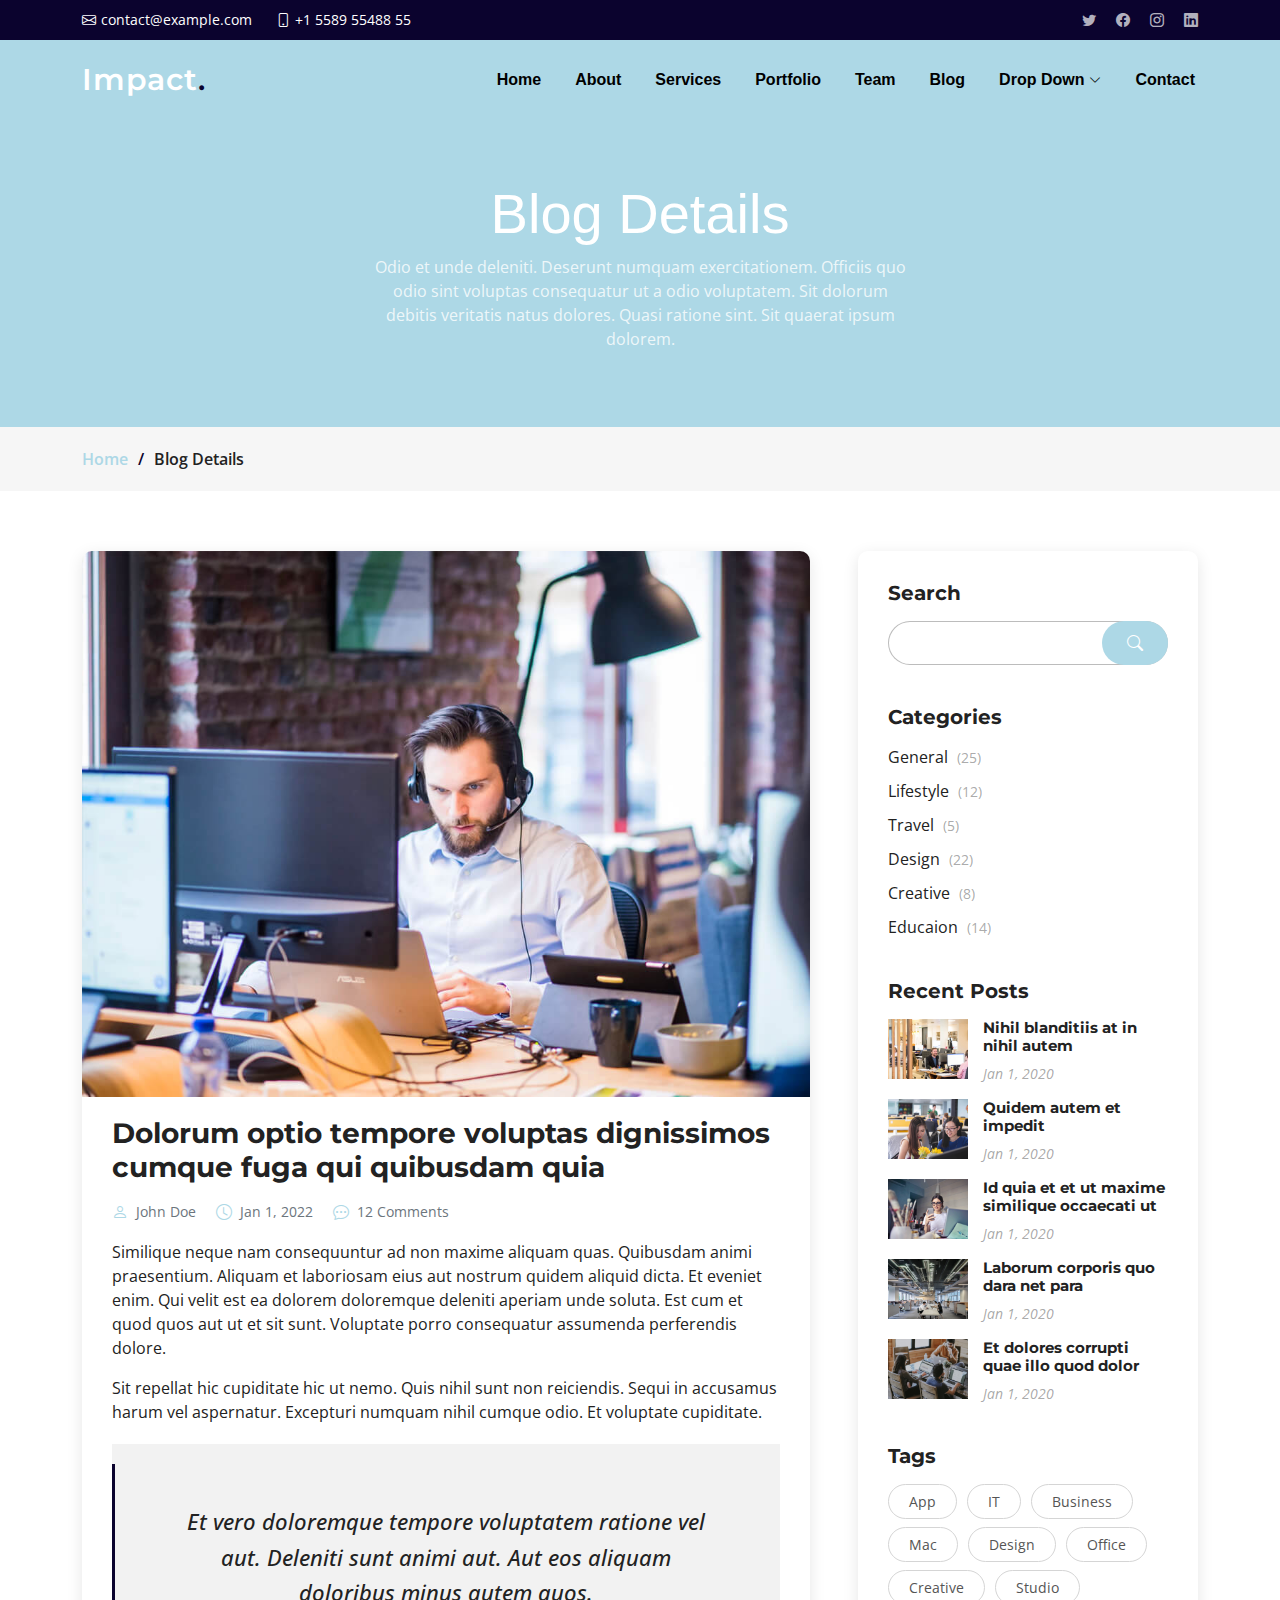
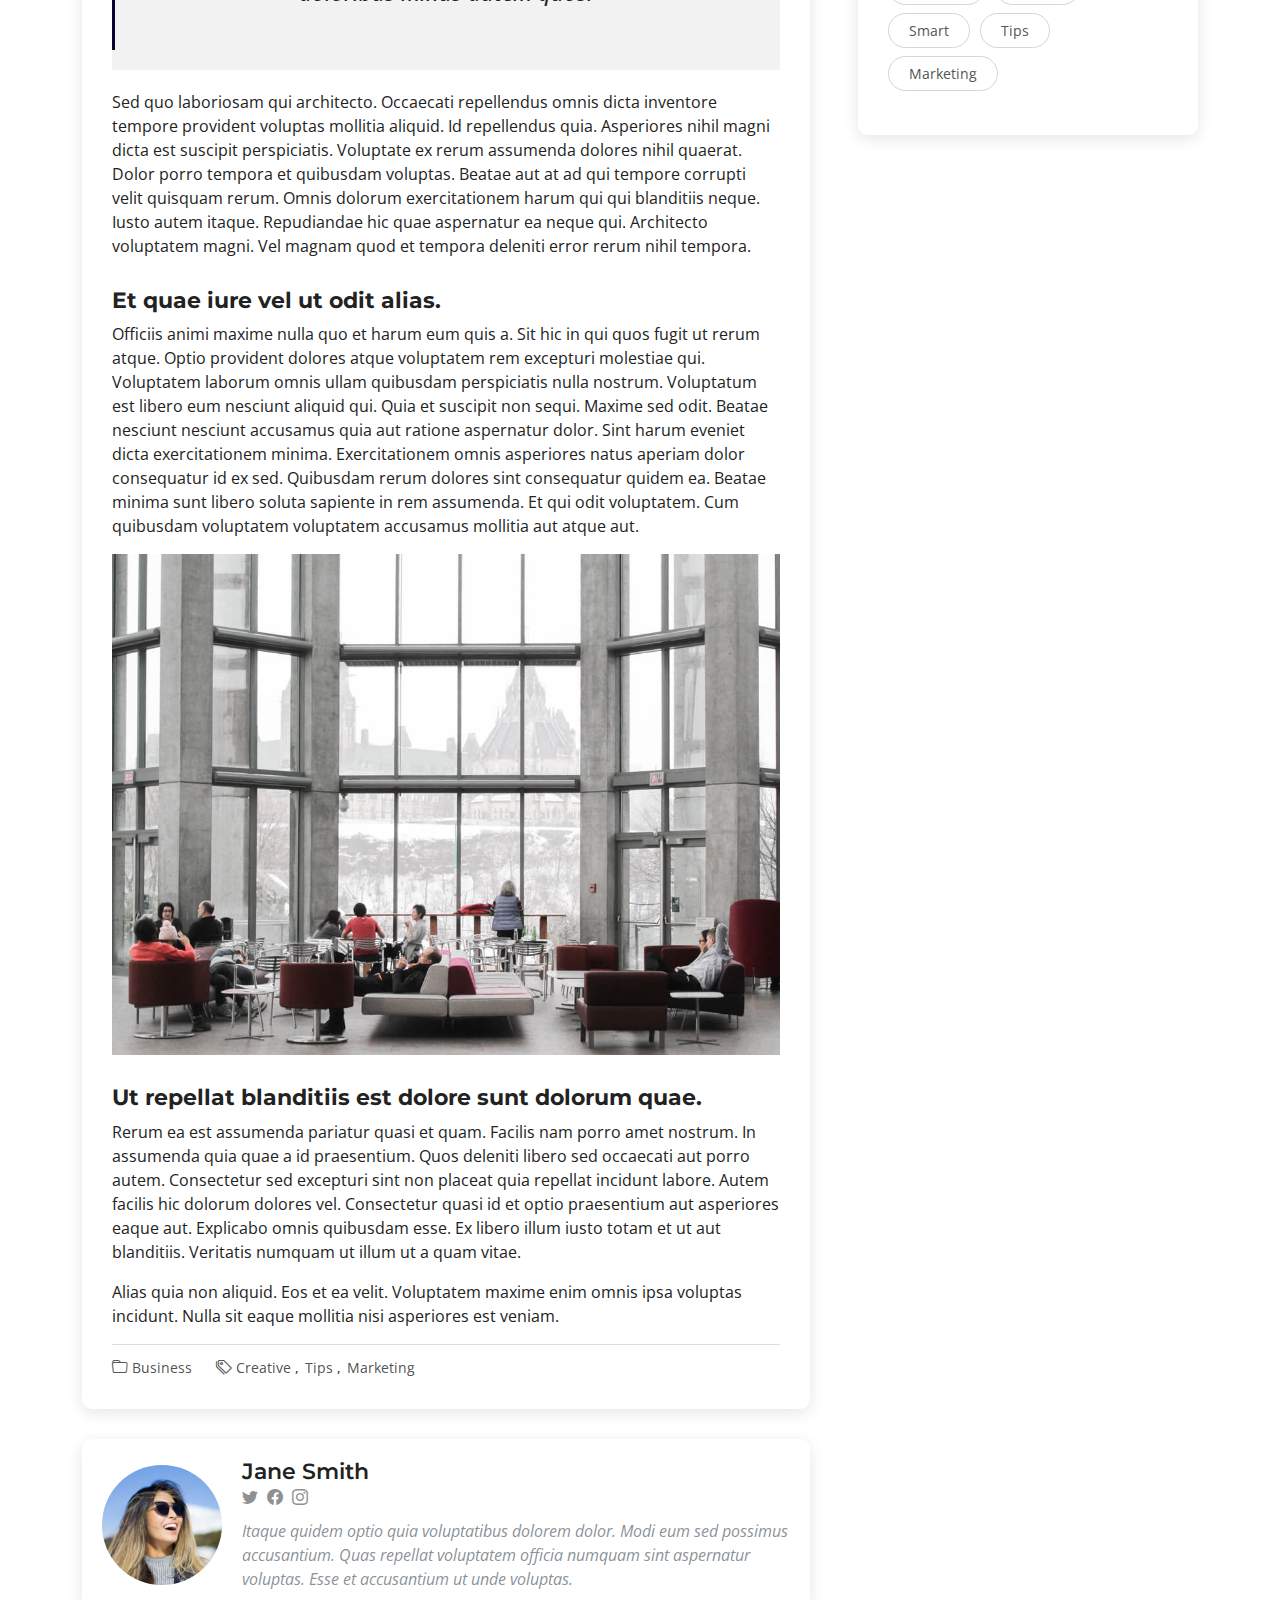
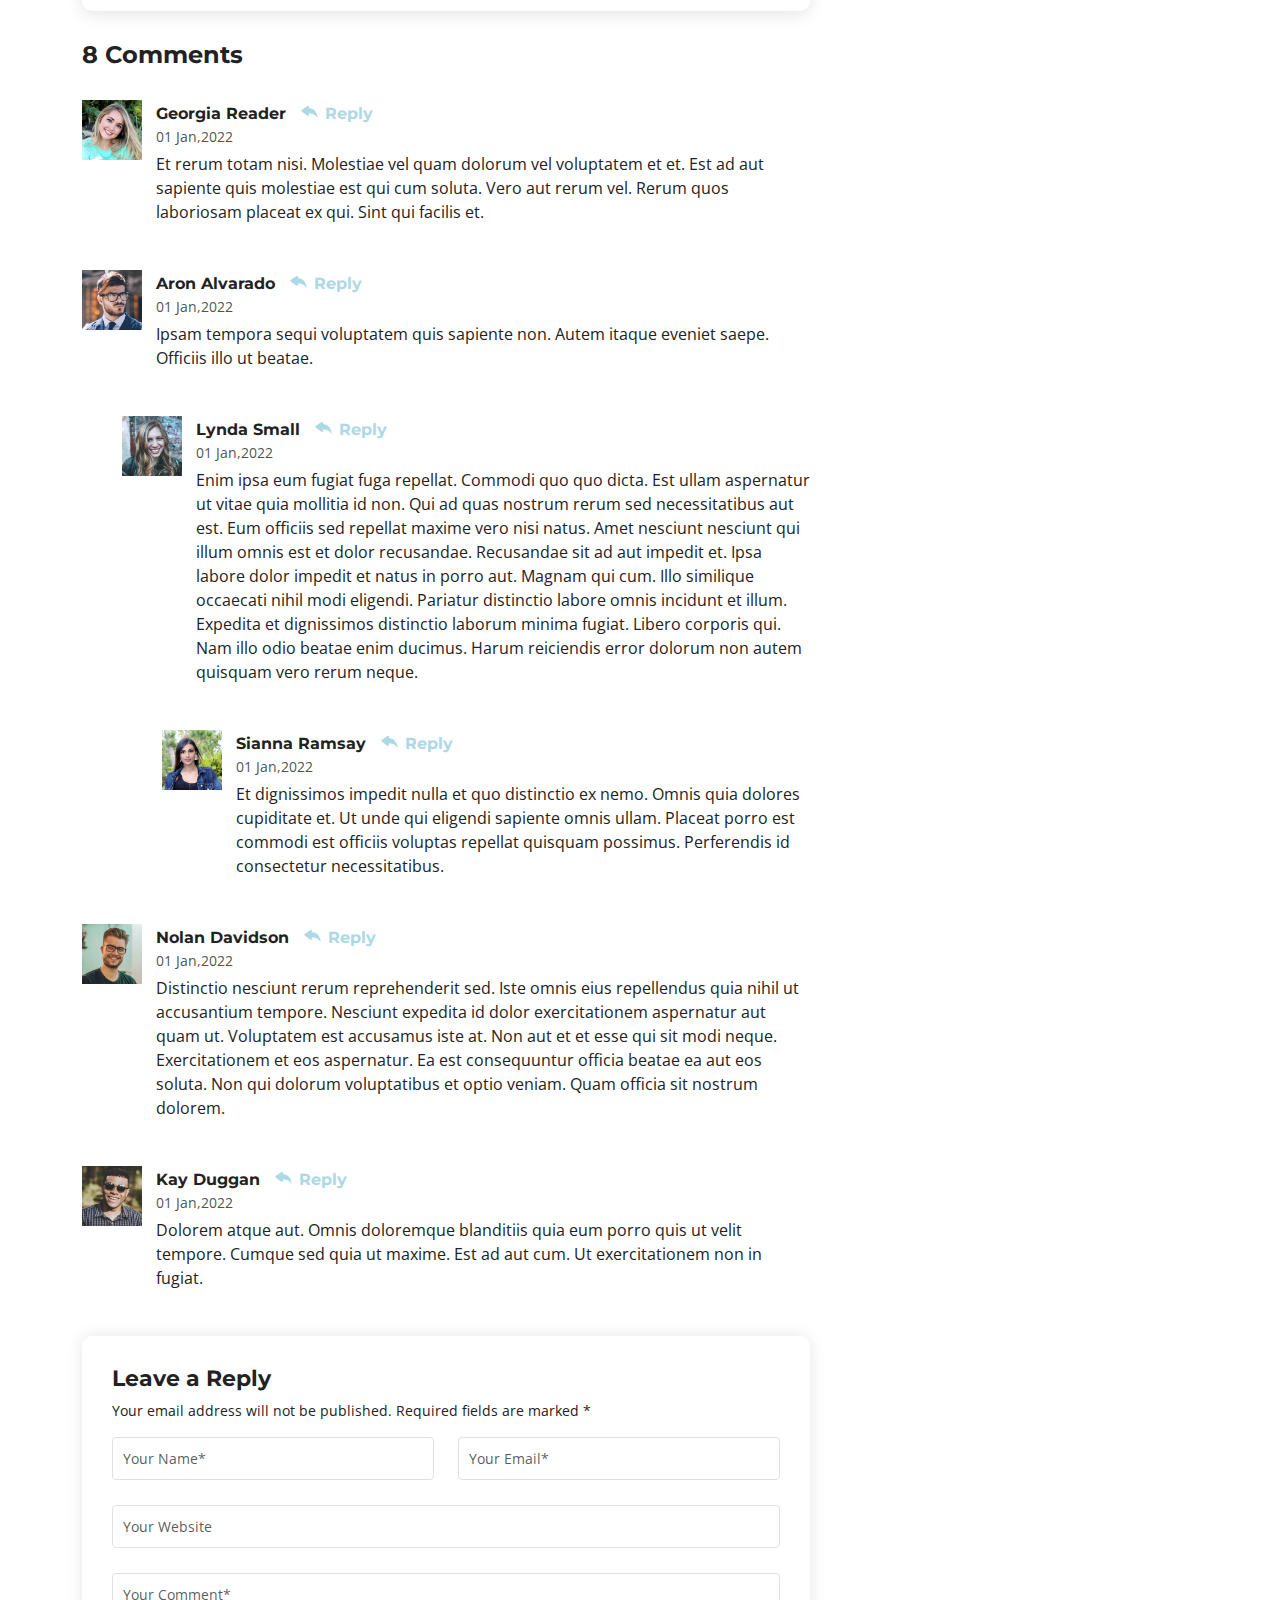
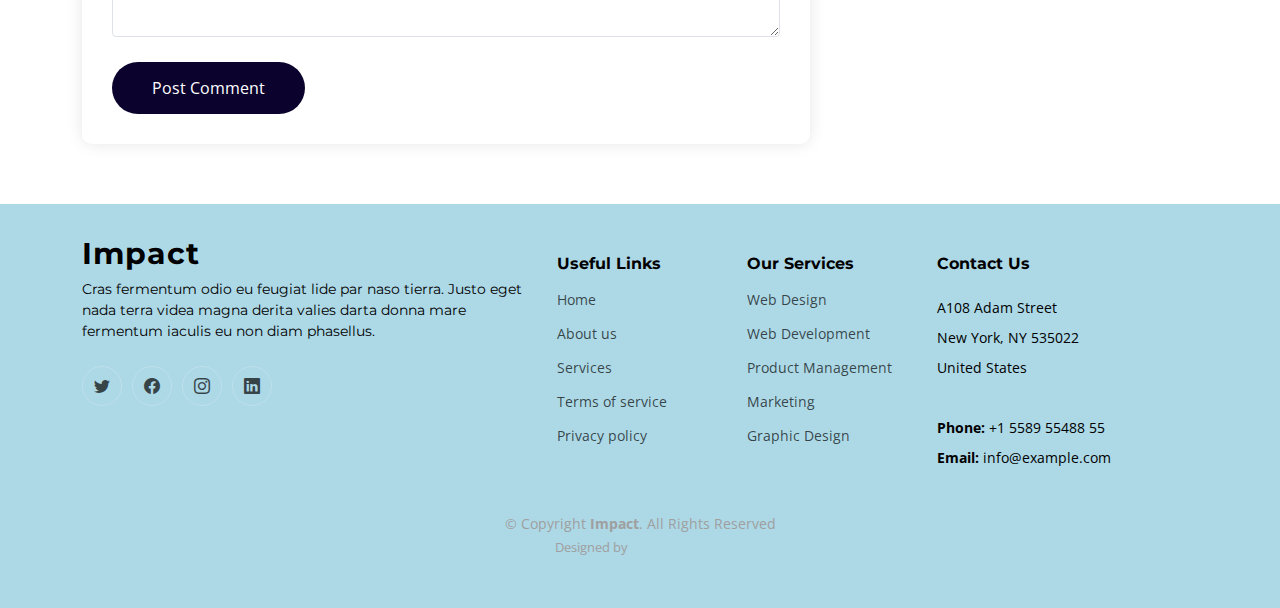
<file: blog-details.html>
<!DOCTYPE html>
<html lang="en">

<head>
  <meta charset="utf-8">
  <meta content="width=device-width, initial-scale=1.0" name="viewport">

  <title>Impact Bootstrap Template - Blog Details</title>
  <meta content="" name="description">
  <meta content="" name="keywords">

  <!-- Favicons -->
  <link href="assets/img/favicon.png" rel="icon">
  <link href="assets/img/apple-touch-icon.png" rel="apple-touch-icon">

  <!-- Google Fonts -->
  <link rel="preconnect" href="https://fonts.googleapis.com">
  <link rel="preconnect" href="https://fonts.gstatic.com" crossorigin>
  <link href="https://fonts.googleapis.com/css2?family=Open+Sans:ital,wght@0,300;0,400;0,500;0,600;0,700;1,300;1,400;1,600;1,700&family=Montserrat:ital,wght@0,300;0,400;0,500;0,600;0,700;1,300;1,400;1,500;1,600;1,700&family=Raleway:ital,wght@0,300;0,400;0,500;0,600;0,700;1,300;1,400;1,500;1,600;1,700&display=swap" rel="stylesheet">

  <!-- Vendor CSS Files -->
  <link href="assets/vendor/bootstrap/css/bootstrap.min.css" rel="stylesheet">
  <link href="assets/vendor/bootstrap-icons/bootstrap-icons.css" rel="stylesheet">
  <link href="assets/vendor/aos/aos.css" rel="stylesheet">
  <link href="assets/vendor/glightbox/css/glightbox.min.css" rel="stylesheet">
  <link href="assets/vendor/swiper/swiper-bundle.min.css" rel="stylesheet">

  <!-- Template Main CSS File -->
  <link href="assets/css/main.css" rel="stylesheet">

  <!-- =======================================================
  * Template Name: Impact
  * Updated: Sep 18 2023 with Bootstrap v5.3.2
  * Template URL: https://bootstrapmade.com/impact-bootstrap-business-website-template/
  * Author: BootstrapMade.com
  * License: https://bootstrapmade.com/license/
  ======================================================== -->
</head>

<body>

  <!-- ======= Header ======= -->
  <section id="topbar" class="topbar d-flex align-items-center">
    <div class="container d-flex justify-content-center justify-content-md-between">
      <div class="contact-info d-flex align-items-center">
        <i class="bi bi-envelope d-flex align-items-center"><a href="mailto:contact@example.com">contact@example.com</a></i>
        <i class="bi bi-phone d-flex align-items-center ms-4"><span>+1 5589 55488 55</span></i>
      </div>
      <div class="social-links d-none d-md-flex align-items-center">
        <a href="#" class="twitter"><i class="bi bi-twitter"></i></a>
        <a href="#" class="facebook"><i class="bi bi-facebook"></i></a>
        <a href="#" class="instagram"><i class="bi bi-instagram"></i></a>
        <a href="#" class="linkedin"><i class="bi bi-linkedin"></i></i></a>
      </div>
    </div>
  </section><!-- End Top Bar -->

  <header id="header" class="header d-flex align-items-center">

    <div class="container-fluid container-xl d-flex align-items-center justify-content-between">
      <a href="index.html" class="logo d-flex align-items-center">
        <!-- Uncomment the line below if you also wish to use an image logo -->
        <!-- <img src="assets/img/logo.png" alt=""> -->
        <h1>Impact<span>.</span></h1>
      </a>
      <nav id="navbar" class="navbar">
        <ul>
          <li><a href="#hero">Home</a></li>
          <li><a href="#about">About</a></li>
          <li><a href="#services">Services</a></li>
          <li><a href="#portfolio">Portfolio</a></li>
          <li><a href="#team">Team</a></li>
          <li><a href="blog.html">Blog</a></li>
          <li class="dropdown"><a href="#"><span>Drop Down</span> <i class="bi bi-chevron-down dropdown-indicator"></i></a>
            <ul>
              <li><a href="#">Drop Down 1</a></li>
              <li class="dropdown"><a href="#"><span>Deep Drop Down</span> <i class="bi bi-chevron-down dropdown-indicator"></i></a>
                <ul>
                  <li><a href="#">Deep Drop Down 1</a></li>
                  <li><a href="#">Deep Drop Down 2</a></li>
                  <li><a href="#">Deep Drop Down 3</a></li>
                  <li><a href="#">Deep Drop Down 4</a></li>
                  <li><a href="#">Deep Drop Down 5</a></li>
                </ul>
              </li>
              <li><a href="#">Drop Down 2</a></li>
              <li><a href="#">Drop Down 3</a></li>
              <li><a href="#">Drop Down 4</a></li>
            </ul>
          </li>
          <li><a href="#contact">Contact</a></li>
        </ul>
      </nav><!-- .navbar -->

      <i class="mobile-nav-toggle mobile-nav-show bi bi-list"></i>
      <i class="mobile-nav-toggle mobile-nav-hide d-none bi bi-x"></i>

    </div>
  </header><!-- End Header -->
  <!-- End Header -->

  <main id="main">

    <!-- ======= Breadcrumbs ======= -->
    <div class="breadcrumbs">
      <div class="page-header d-flex align-items-center" style="background-image: url('');">
        <div class="container position-relative">
          <div class="row d-flex justify-content-center">
            <div class="col-lg-6 text-center">
              <h2>Blog Details</h2>
              <p>Odio et unde deleniti. Deserunt numquam exercitationem. Officiis quo odio sint voluptas consequatur ut a odio voluptatem. Sit dolorum debitis veritatis natus dolores. Quasi ratione sint. Sit quaerat ipsum dolorem.</p>
            </div>
          </div>
        </div>
      </div>
      <nav>
        <div class="container">
          <ol>
            <li><a href="index.html">Home</a></li>
            <li>Blog Details</li>
          </ol>
        </div>
      </nav>
    </div><!-- End Breadcrumbs -->

    <!-- ======= Blog Details Section ======= -->
    <section id="blog" class="blog">
      <div class="container" data-aos="fade-up">

        <div class="row g-5">

          <div class="col-lg-8">

            <article class="blog-details">

              <div class="post-img">
                <img src="assets/img/blog/blog-1.jpg" alt="" class="img-fluid">
              </div>

              <h2 class="title">Dolorum optio tempore voluptas dignissimos cumque fuga qui quibusdam quia</h2>

              <div class="meta-top">
                <ul>
                  <li class="d-flex align-items-center"><i class="bi bi-person"></i> <a href="blog-details.html">John Doe</a></li>
                  <li class="d-flex align-items-center"><i class="bi bi-clock"></i> <a href="blog-details.html"><time datetime="2020-01-01">Jan 1, 2022</time></a></li>
                  <li class="d-flex align-items-center"><i class="bi bi-chat-dots"></i> <a href="blog-details.html">12 Comments</a></li>
                </ul>
              </div><!-- End meta top -->

              <div class="content">
                <p>
                  Similique neque nam consequuntur ad non maxime aliquam quas. Quibusdam animi praesentium. Aliquam et laboriosam eius aut nostrum quidem aliquid dicta.
                  Et eveniet enim. Qui velit est ea dolorem doloremque deleniti aperiam unde soluta. Est cum et quod quos aut ut et sit sunt. Voluptate porro consequatur assumenda perferendis dolore.
                </p>

                <p>
                  Sit repellat hic cupiditate hic ut nemo. Quis nihil sunt non reiciendis. Sequi in accusamus harum vel aspernatur. Excepturi numquam nihil cumque odio. Et voluptate cupiditate.
                </p>

                <blockquote>
                  <p>
                    Et vero doloremque tempore voluptatem ratione vel aut. Deleniti sunt animi aut. Aut eos aliquam doloribus minus autem quos.
                  </p>
                </blockquote>

                <p>
                  Sed quo laboriosam qui architecto. Occaecati repellendus omnis dicta inventore tempore provident voluptas mollitia aliquid. Id repellendus quia. Asperiores nihil magni dicta est suscipit perspiciatis. Voluptate ex rerum assumenda dolores nihil quaerat.
                  Dolor porro tempora et quibusdam voluptas. Beatae aut at ad qui tempore corrupti velit quisquam rerum. Omnis dolorum exercitationem harum qui qui blanditiis neque.
                  Iusto autem itaque. Repudiandae hic quae aspernatur ea neque qui. Architecto voluptatem magni. Vel magnam quod et tempora deleniti error rerum nihil tempora.
                </p>

                <h3>Et quae iure vel ut odit alias.</h3>
                <p>
                  Officiis animi maxime nulla quo et harum eum quis a. Sit hic in qui quos fugit ut rerum atque. Optio provident dolores atque voluptatem rem excepturi molestiae qui. Voluptatem laborum omnis ullam quibusdam perspiciatis nulla nostrum. Voluptatum est libero eum nesciunt aliquid qui.
                  Quia et suscipit non sequi. Maxime sed odit. Beatae nesciunt nesciunt accusamus quia aut ratione aspernatur dolor. Sint harum eveniet dicta exercitationem minima. Exercitationem omnis asperiores natus aperiam dolor consequatur id ex sed. Quibusdam rerum dolores sint consequatur quidem ea.
                  Beatae minima sunt libero soluta sapiente in rem assumenda. Et qui odit voluptatem. Cum quibusdam voluptatem voluptatem accusamus mollitia aut atque aut.
                </p>
                <img src="assets/img/blog/blog-inside-post.jpg" class="img-fluid" alt="">

                <h3>Ut repellat blanditiis est dolore sunt dolorum quae.</h3>
                <p>
                  Rerum ea est assumenda pariatur quasi et quam. Facilis nam porro amet nostrum. In assumenda quia quae a id praesentium. Quos deleniti libero sed occaecati aut porro autem. Consectetur sed excepturi sint non placeat quia repellat incidunt labore. Autem facilis hic dolorum dolores vel.
                  Consectetur quasi id et optio praesentium aut asperiores eaque aut. Explicabo omnis quibusdam esse. Ex libero illum iusto totam et ut aut blanditiis. Veritatis numquam ut illum ut a quam vitae.
                </p>
                <p>
                  Alias quia non aliquid. Eos et ea velit. Voluptatem maxime enim omnis ipsa voluptas incidunt. Nulla sit eaque mollitia nisi asperiores est veniam.
                </p>

              </div><!-- End post content -->

              <div class="meta-bottom">
                <i class="bi bi-folder"></i>
                <ul class="cats">
                  <li><a href="#">Business</a></li>
                </ul>

                <i class="bi bi-tags"></i>
                <ul class="tags">
                  <li><a href="#">Creative</a></li>
                  <li><a href="#">Tips</a></li>
                  <li><a href="#">Marketing</a></li>
                </ul>
              </div><!-- End meta bottom -->

            </article><!-- End blog post -->

            <div class="post-author d-flex align-items-center">
              <img src="assets/img/blog/blog-author.jpg" class="rounded-circle flex-shrink-0" alt="">
              <div>
                <h4>Jane Smith</h4>
                <div class="social-links">
                  <a href="https://twitters.com/#"><i class="bi bi-twitter"></i></a>
                  <a href="https://facebook.com/#"><i class="bi bi-facebook"></i></a>
                  <a href="https://instagram.com/#"><i class="biu bi-instagram"></i></a>
                </div>
                <p>
                  Itaque quidem optio quia voluptatibus dolorem dolor. Modi eum sed possimus accusantium. Quas repellat voluptatem officia numquam sint aspernatur voluptas. Esse et accusantium ut unde voluptas.
                </p>
              </div>
            </div><!-- End post author -->

            <div class="comments">

              <h4 class="comments-count">8 Comments</h4>

              <div id="comment-1" class="comment">
                <div class="d-flex">
                  <div class="comment-img"><img src="assets/img/blog/comments-1.jpg" alt=""></div>
                  <div>
                    <h5><a href="">Georgia Reader</a> <a href="#" class="reply"><i class="bi bi-reply-fill"></i> Reply</a></h5>
                    <time datetime="2020-01-01">01 Jan,2022</time>
                    <p>
                      Et rerum totam nisi. Molestiae vel quam dolorum vel voluptatem et et. Est ad aut sapiente quis molestiae est qui cum soluta.
                      Vero aut rerum vel. Rerum quos laboriosam placeat ex qui. Sint qui facilis et.
                    </p>
                  </div>
                </div>
              </div><!-- End comment #1 -->

              <div id="comment-2" class="comment">
                <div class="d-flex">
                  <div class="comment-img"><img src="assets/img/blog/comments-2.jpg" alt=""></div>
                  <div>
                    <h5><a href="">Aron Alvarado</a> <a href="#" class="reply"><i class="bi bi-reply-fill"></i> Reply</a></h5>
                    <time datetime="2020-01-01">01 Jan,2022</time>
                    <p>
                      Ipsam tempora sequi voluptatem quis sapiente non. Autem itaque eveniet saepe. Officiis illo ut beatae.
                    </p>
                  </div>
                </div>

                <div id="comment-reply-1" class="comment comment-reply">
                  <div class="d-flex">
                    <div class="comment-img"><img src="assets/img/blog/comments-3.jpg" alt=""></div>
                    <div>
                      <h5><a href="">Lynda Small</a> <a href="#" class="reply"><i class="bi bi-reply-fill"></i> Reply</a></h5>
                      <time datetime="2020-01-01">01 Jan,2022</time>
                      <p>
                        Enim ipsa eum fugiat fuga repellat. Commodi quo quo dicta. Est ullam aspernatur ut vitae quia mollitia id non. Qui ad quas nostrum rerum sed necessitatibus aut est. Eum officiis sed repellat maxime vero nisi natus. Amet nesciunt nesciunt qui illum omnis est et dolor recusandae.

                        Recusandae sit ad aut impedit et. Ipsa labore dolor impedit et natus in porro aut. Magnam qui cum. Illo similique occaecati nihil modi eligendi. Pariatur distinctio labore omnis incidunt et illum. Expedita et dignissimos distinctio laborum minima fugiat.

                        Libero corporis qui. Nam illo odio beatae enim ducimus. Harum reiciendis error dolorum non autem quisquam vero rerum neque.
                      </p>
                    </div>
                  </div>

                  <div id="comment-reply-2" class="comment comment-reply">
                    <div class="d-flex">
                      <div class="comment-img"><img src="assets/img/blog/comments-4.jpg" alt=""></div>
                      <div>
                        <h5><a href="">Sianna Ramsay</a> <a href="#" class="reply"><i class="bi bi-reply-fill"></i> Reply</a></h5>
                        <time datetime="2020-01-01">01 Jan,2022</time>
                        <p>
                          Et dignissimos impedit nulla et quo distinctio ex nemo. Omnis quia dolores cupiditate et. Ut unde qui eligendi sapiente omnis ullam. Placeat porro est commodi est officiis voluptas repellat quisquam possimus. Perferendis id consectetur necessitatibus.
                        </p>
                      </div>
                    </div>

                  </div><!-- End comment reply #2-->

                </div><!-- End comment reply #1-->

              </div><!-- End comment #2-->

              <div id="comment-3" class="comment">
                <div class="d-flex">
                  <div class="comment-img"><img src="assets/img/blog/comments-5.jpg" alt=""></div>
                  <div>
                    <h5><a href="">Nolan Davidson</a> <a href="#" class="reply"><i class="bi bi-reply-fill"></i> Reply</a></h5>
                    <time datetime="2020-01-01">01 Jan,2022</time>
                    <p>
                      Distinctio nesciunt rerum reprehenderit sed. Iste omnis eius repellendus quia nihil ut accusantium tempore. Nesciunt expedita id dolor exercitationem aspernatur aut quam ut. Voluptatem est accusamus iste at.
                      Non aut et et esse qui sit modi neque. Exercitationem et eos aspernatur. Ea est consequuntur officia beatae ea aut eos soluta. Non qui dolorum voluptatibus et optio veniam. Quam officia sit nostrum dolorem.
                    </p>
                  </div>
                </div>

              </div><!-- End comment #3 -->

              <div id="comment-4" class="comment">
                <div class="d-flex">
                  <div class="comment-img"><img src="assets/img/blog/comments-6.jpg" alt=""></div>
                  <div>
                    <h5><a href="">Kay Duggan</a> <a href="#" class="reply"><i class="bi bi-reply-fill"></i> Reply</a></h5>
                    <time datetime="2020-01-01">01 Jan,2022</time>
                    <p>
                      Dolorem atque aut. Omnis doloremque blanditiis quia eum porro quis ut velit tempore. Cumque sed quia ut maxime. Est ad aut cum. Ut exercitationem non in fugiat.
                    </p>
                  </div>
                </div>

              </div><!-- End comment #4 -->

              <div class="reply-form">

                <h4>Leave a Reply</h4>
                <p>Your email address will not be published. Required fields are marked * </p>
                <form action="">
                  <div class="row">
                    <div class="col-md-6 form-group">
                      <input name="name" type="text" class="form-control" placeholder="Your Name*">
                    </div>
                    <div class="col-md-6 form-group">
                      <input name="email" type="text" class="form-control" placeholder="Your Email*">
                    </div>
                  </div>
                  <div class="row">
                    <div class="col form-group">
                      <input name="website" type="text" class="form-control" placeholder="Your Website">
                    </div>
                  </div>
                  <div class="row">
                    <div class="col form-group">
                      <textarea name="comment" class="form-control" placeholder="Your Comment*"></textarea>
                    </div>
                  </div>
                  <button type="submit" class="btn btn-primary">Post Comment</button>

                </form>

              </div>

            </div><!-- End blog comments -->

          </div>

          <div class="col-lg-4">

            <div class="sidebar">

              <div class="sidebar-item search-form">
                <h3 class="sidebar-title">Search</h3>
                <form action="" class="mt-3">
                  <input type="text">
                  <button type="submit"><i class="bi bi-search"></i></button>
                </form>
              </div><!-- End sidebar search formn-->

              <div class="sidebar-item categories">
                <h3 class="sidebar-title">Categories</h3>
                <ul class="mt-3">
                  <li><a href="#">General <span>(25)</span></a></li>
                  <li><a href="#">Lifestyle <span>(12)</span></a></li>
                  <li><a href="#">Travel <span>(5)</span></a></li>
                  <li><a href="#">Design <span>(22)</span></a></li>
                  <li><a href="#">Creative <span>(8)</span></a></li>
                  <li><a href="#">Educaion <span>(14)</span></a></li>
                </ul>
              </div><!-- End sidebar categories-->

              <div class="sidebar-item recent-posts">
                <h3 class="sidebar-title">Recent Posts</h3>

                <div class="mt-3">

                  <div class="post-item mt-3">
                    <img src="assets/img/blog/blog-recent-1.jpg" alt="">
                    <div>
                      <h4><a href="blog-details.html">Nihil blanditiis at in nihil autem</a></h4>
                      <time datetime="2020-01-01">Jan 1, 2020</time>
                    </div>
                  </div><!-- End recent post item-->

                  <div class="post-item">
                    <img src="assets/img/blog/blog-recent-2.jpg" alt="">
                    <div>
                      <h4><a href="blog-details.html">Quidem autem et impedit</a></h4>
                      <time datetime="2020-01-01">Jan 1, 2020</time>
                    </div>
                  </div><!-- End recent post item-->

                  <div class="post-item">
                    <img src="assets/img/blog/blog-recent-3.jpg" alt="">
                    <div>
                      <h4><a href="blog-details.html">Id quia et et ut maxime similique occaecati ut</a></h4>
                      <time datetime="2020-01-01">Jan 1, 2020</time>
                    </div>
                  </div><!-- End recent post item-->

                  <div class="post-item">
                    <img src="assets/img/blog/blog-recent-4.jpg" alt="">
                    <div>
                      <h4><a href="blog-details.html">Laborum corporis quo dara net para</a></h4>
                      <time datetime="2020-01-01">Jan 1, 2020</time>
                    </div>
                  </div><!-- End recent post item-->

                  <div class="post-item">
                    <img src="assets/img/blog/blog-recent-5.jpg" alt="">
                    <div>
                      <h4><a href="blog-details.html">Et dolores corrupti quae illo quod dolor</a></h4>
                      <time datetime="2020-01-01">Jan 1, 2020</time>
                    </div>
                  </div><!-- End recent post item-->

                </div>

              </div><!-- End sidebar recent posts-->

              <div class="sidebar-item tags">
                <h3 class="sidebar-title">Tags</h3>
                <ul class="mt-3">
                  <li><a href="#">App</a></li>
                  <li><a href="#">IT</a></li>
                  <li><a href="#">Business</a></li>
                  <li><a href="#">Mac</a></li>
                  <li><a href="#">Design</a></li>
                  <li><a href="#">Office</a></li>
                  <li><a href="#">Creative</a></li>
                  <li><a href="#">Studio</a></li>
                  <li><a href="#">Smart</a></li>
                  <li><a href="#">Tips</a></li>
                  <li><a href="#">Marketing</a></li>
                </ul>
              </div><!-- End sidebar tags-->

            </div><!-- End Blog Sidebar -->

          </div>
        </div>

      </div>
    </section><!-- End Blog Details Section -->

  </main><!-- End #main -->

  <!-- ======= Footer ======= -->
  <footer id="footer" class="footer">

    <div class="container">
      <div class="row gy-4">
        <div class="col-lg-5 col-md-12 footer-info">
          <a href="index.html" class="logo d-flex align-items-center">
            <span>Impact</span>
          </a>
          <p>Cras fermentum odio eu feugiat lide par naso tierra. Justo eget nada terra videa magna derita valies darta donna mare fermentum iaculis eu non diam phasellus.</p>
          <div class="social-links d-flex mt-4">
            <a href="#" class="twitter"><i class="bi bi-twitter"></i></a>
            <a href="#" class="facebook"><i class="bi bi-facebook"></i></a>
            <a href="#" class="instagram"><i class="bi bi-instagram"></i></a>
            <a href="#" class="linkedin"><i class="bi bi-linkedin"></i></a>
          </div>
        </div>

        <div class="col-lg-2 col-6 footer-links">
          <h4>Useful Links</h4>
          <ul>
            <li><a href="#">Home</a></li>
            <li><a href="#">About us</a></li>
            <li><a href="#">Services</a></li>
            <li><a href="#">Terms of service</a></li>
            <li><a href="#">Privacy policy</a></li>
          </ul>
        </div>

        <div class="col-lg-2 col-6 footer-links">
          <h4>Our Services</h4>
          <ul>
            <li><a href="#">Web Design</a></li>
            <li><a href="#">Web Development</a></li>
            <li><a href="#">Product Management</a></li>
            <li><a href="#">Marketing</a></li>
            <li><a href="#">Graphic Design</a></li>
          </ul>
        </div>

        <div class="col-lg-3 col-md-12 footer-contact text-center text-md-start">
          <h4>Contact Us</h4>
          <p>
            A108 Adam Street <br>
            New York, NY 535022<br>
            United States <br><br>
            <strong>Phone:</strong> +1 5589 55488 55<br>
            <strong>Email:</strong> info@example.com<br>
          </p>

        </div>

      </div>
    </div>

    <div class="container mt-4">
      <div class="copyright">
        &copy; Copyright <strong><span>Impact</span></strong>. All Rights Reserved
      </div>
      <div class="credits">
        <!-- All the links in the footer should remain intact. -->
        <!-- You can delete the links only if you purchased the pro version. -->
        <!-- Licensing information: https://bootstrapmade.com/license/ -->
        <!-- Purchase the pro version with working PHP/AJAX contact form: https://bootstrapmade.com/impact-bootstrap-business-website-template/ -->
        Designed by <a href="https://bootstrapmade.com/">BootstrapMade</a>
      </div>
    </div>

  </footer><!-- End Footer -->
  <!-- End Footer -->

  <a href="#" class="scroll-top d-flex align-items-center justify-content-center"><i class="bi bi-arrow-up-short"></i></a>

  <div id="preloader"></div>

  <!-- Vendor JS Files -->
  <script src="assets/vendor/bootstrap/js/bootstrap.bundle.min.js"></script>
  <script src="assets/vendor/aos/aos.js"></script>
  <script src="assets/vendor/glightbox/js/glightbox.min.js"></script>
  <script src="assets/vendor/purecounter/purecounter_vanilla.js"></script>
  <script src="assets/vendor/swiper/swiper-bundle.min.js"></script>
  <script src="assets/vendor/isotope-layout/isotope.pkgd.min.js"></script>
  <script src="assets/vendor/php-email-form/validate.js"></script>

  <!-- Template Main JS File -->
  <script src="assets/js/main.js"></script>

</body>

</html>
</file>
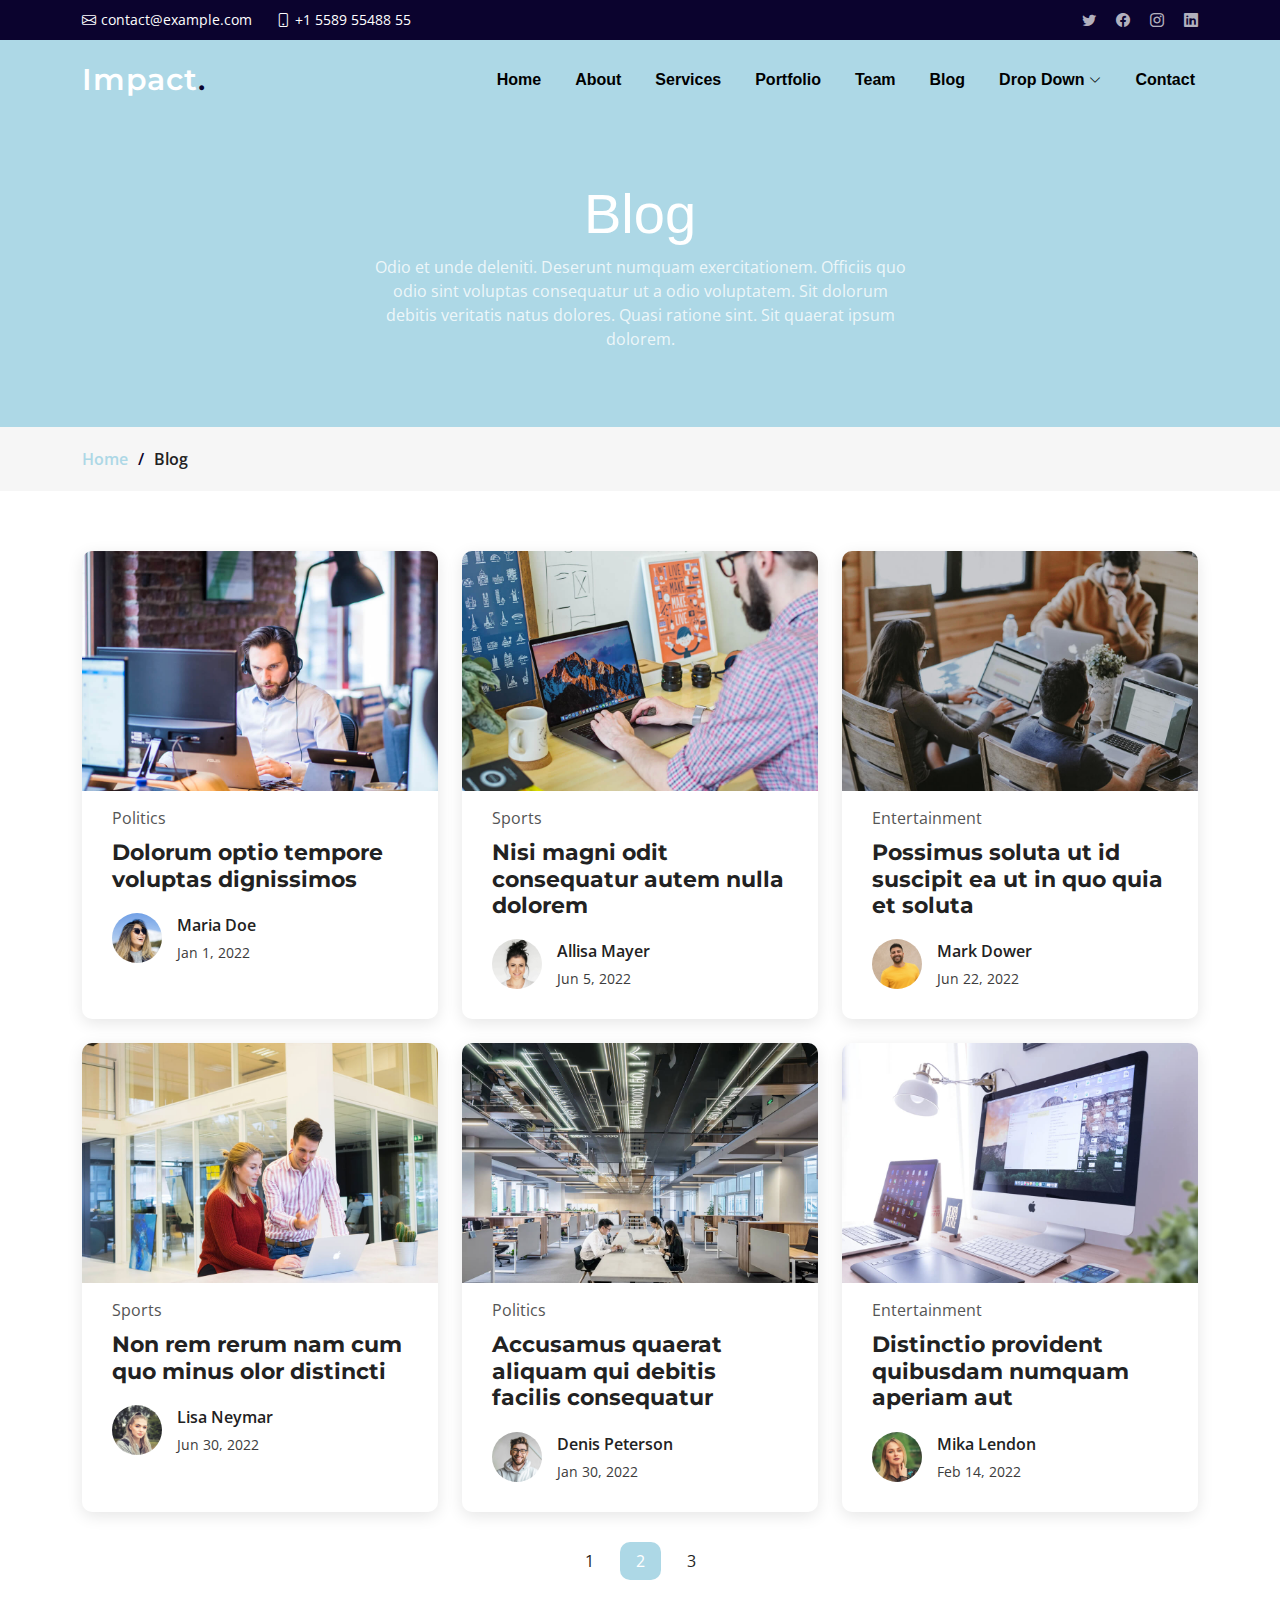
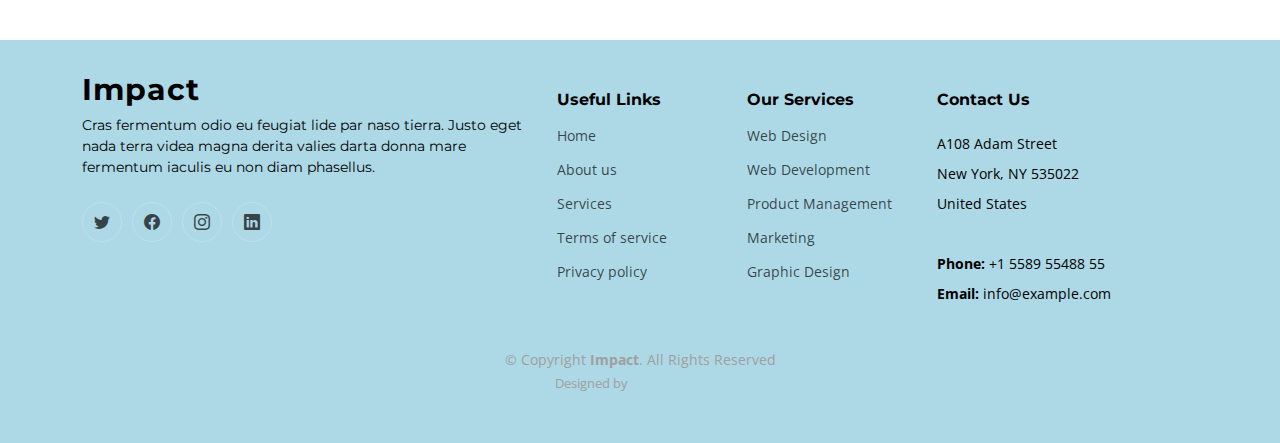
<file: blog.html>
<!DOCTYPE html>
<html lang="en">

<head>
  <meta charset="utf-8">
  <meta content="width=device-width, initial-scale=1.0" name="viewport">

  <title>Impact Bootstrap Template - Blog</title>
  <meta content="" name="description">
  <meta content="" name="keywords">

  <!-- Favicons -->
  <link href="assets/img/favicon.png" rel="icon">
  <link href="assets/img/apple-touch-icon.png" rel="apple-touch-icon">

  <!-- Google Fonts -->
  <link rel="preconnect" href="https://fonts.googleapis.com">
  <link rel="preconnect" href="https://fonts.gstatic.com" crossorigin>
  <link href="https://fonts.googleapis.com/css2?family=Open+Sans:ital,wght@0,300;0,400;0,500;0,600;0,700;1,300;1,400;1,600;1,700&family=Montserrat:ital,wght@0,300;0,400;0,500;0,600;0,700;1,300;1,400;1,500;1,600;1,700&family=Raleway:ital,wght@0,300;0,400;0,500;0,600;0,700;1,300;1,400;1,500;1,600;1,700&display=swap" rel="stylesheet">

  <!-- Vendor CSS Files -->
  <link href="assets/vendor/bootstrap/css/bootstrap.min.css" rel="stylesheet">
  <link href="assets/vendor/bootstrap-icons/bootstrap-icons.css" rel="stylesheet">
  <link href="assets/vendor/aos/aos.css" rel="stylesheet">
  <link href="assets/vendor/glightbox/css/glightbox.min.css" rel="stylesheet">
  <link href="assets/vendor/swiper/swiper-bundle.min.css" rel="stylesheet">

  <!-- Template Main CSS File -->
  <link href="assets/css/main.css" rel="stylesheet">

  <!-- =======================================================
  * Template Name: Impact
  * Updated: Sep 18 2023 with Bootstrap v5.3.2
  * Template URL: https://bootstrapmade.com/impact-bootstrap-business-website-template/
  * Author: BootstrapMade.com
  * License: https://bootstrapmade.com/license/
  ======================================================== -->
</head>

<body>

  <!-- ======= Header ======= -->
  <section id="topbar" class="topbar d-flex align-items-center">
    <div class="container d-flex justify-content-center justify-content-md-between">
      <div class="contact-info d-flex align-items-center">
        <i class="bi bi-envelope d-flex align-items-center"><a href="mailto:contact@example.com">contact@example.com</a></i>
        <i class="bi bi-phone d-flex align-items-center ms-4"><span>+1 5589 55488 55</span></i>
      </div>
      <div class="social-links d-none d-md-flex align-items-center">
        <a href="#" class="twitter"><i class="bi bi-twitter"></i></a>
        <a href="#" class="facebook"><i class="bi bi-facebook"></i></a>
        <a href="#" class="instagram"><i class="bi bi-instagram"></i></a>
        <a href="#" class="linkedin"><i class="bi bi-linkedin"></i></i></a>
      </div>
    </div>
  </section><!-- End Top Bar -->

  <header id="header" class="header d-flex align-items-center">

    <div class="container-fluid container-xl d-flex align-items-center justify-content-between">
      <a href="index.html" class="logo d-flex align-items-center">
        <!-- Uncomment the line below if you also wish to use an image logo -->
        <!-- <img src="assets/img/logo.png" alt=""> -->
        <h1>Impact<span>.</span></h1>
      </a>
      <nav id="navbar" class="navbar">
        <ul>
          <li><a href="#hero">Home</a></li>
          <li><a href="#about">About</a></li>
          <li><a href="#services">Services</a></li>
          <li><a href="#portfolio">Portfolio</a></li>
          <li><a href="#team">Team</a></li>
          <li><a href="blog.html">Blog</a></li>
          <li class="dropdown"><a href="#"><span>Drop Down</span> <i class="bi bi-chevron-down dropdown-indicator"></i></a>
            <ul>
              <li><a href="#">Drop Down 1</a></li>
              <li class="dropdown"><a href="#"><span>Deep Drop Down</span> <i class="bi bi-chevron-down dropdown-indicator"></i></a>
                <ul>
                  <li><a href="#">Deep Drop Down 1</a></li>
                  <li><a href="#">Deep Drop Down 2</a></li>
                  <li><a href="#">Deep Drop Down 3</a></li>
                  <li><a href="#">Deep Drop Down 4</a></li>
                  <li><a href="#">Deep Drop Down 5</a></li>
                </ul>
              </li>
              <li><a href="#">Drop Down 2</a></li>
              <li><a href="#">Drop Down 3</a></li>
              <li><a href="#">Drop Down 4</a></li>
            </ul>
          </li>
          <li><a href="#contact">Contact</a></li>
        </ul>
      </nav><!-- .navbar -->

      <i class="mobile-nav-toggle mobile-nav-show bi bi-list"></i>
      <i class="mobile-nav-toggle mobile-nav-hide d-none bi bi-x"></i>

    </div>
  </header><!-- End Header -->
  <!-- End Header -->

  <main id="main">

    <!-- ======= Breadcrumbs ======= -->
    <div class="breadcrumbs">
      <div class="page-header d-flex align-items-center" style="background-image: url('');">
        <div class="container position-relative">
          <div class="row d-flex justify-content-center">
            <div class="col-lg-6 text-center">
              <h2>Blog</h2>
              <p>Odio et unde deleniti. Deserunt numquam exercitationem. Officiis quo odio sint voluptas consequatur ut a odio voluptatem. Sit dolorum debitis veritatis natus dolores. Quasi ratione sint. Sit quaerat ipsum dolorem.</p>
            </div>
          </div>
        </div>
      </div>
      <nav>
        <div class="container">
          <ol>
            <li><a href="index.html">Home</a></li>
            <li>Blog</li>
          </ol>
        </div>
      </nav>
    </div><!-- End Breadcrumbs -->

    <!-- ======= Blog Section ======= -->
    <section id="blog" class="blog">
      <div class="container" data-aos="fade-up">

        <div class="row gy-4 posts-list">

          <div class="col-xl-4 col-md-6">
            <article>

              <div class="post-img">
                <img src="assets/img/blog/blog-1.jpg" alt="" class="img-fluid">
              </div>

              <p class="post-category">Politics</p>

              <h2 class="title">
                <a href="blog-details.html">Dolorum optio tempore voluptas dignissimos</a>
              </h2>

              <div class="d-flex align-items-center">
                <img src="assets/img/blog/blog-author.jpg" alt="" class="img-fluid post-author-img flex-shrink-0">
                <div class="post-meta">
                  <p class="post-author-list">Maria Doe</p>
                  <p class="post-date">
                    <time datetime="2022-01-01">Jan 1, 2022</time>
                  </p>
                </div>
              </div>

            </article>
          </div><!-- End post list item -->

          <div class="col-xl-4 col-md-6">
            <article>

              <div class="post-img">
                <img src="assets/img/blog/blog-2.jpg" alt="" class="img-fluid">
              </div>

              <p class="post-category">Sports</p>

              <h2 class="title">
                <a href="blog-details.html">Nisi magni odit consequatur autem nulla dolorem</a>
              </h2>

              <div class="d-flex align-items-center">
                <img src="assets/img/blog/blog-author-2.jpg" alt="" class="img-fluid post-author-img flex-shrink-0">
                <div class="post-meta">
                  <p class="post-author-list">Allisa Mayer</p>
                  <p class="post-date">
                    <time datetime="2022-01-01">Jun 5, 2022</time>
                  </p>
                </div>
              </div>

            </article>
          </div><!-- End post list item -->

          <div class="col-xl-4 col-md-6">
            <article>

              <div class="post-img">
                <img src="assets/img/blog/blog-3.jpg" alt="" class="img-fluid">
              </div>

              <p class="post-category">Entertainment</p>

              <h2 class="title">
                <a href="blog-details.html">Possimus soluta ut id suscipit ea ut in quo quia et soluta</a>
              </h2>

              <div class="d-flex align-items-center">
                <img src="assets/img/blog/blog-author-3.jpg" alt="" class="img-fluid post-author-img flex-shrink-0">
                <div class="post-meta">
                  <p class="post-author-list">Mark Dower</p>
                  <p class="post-date">
                    <time datetime="2022-01-01">Jun 22, 2022</time>
                  </p>
                </div>
              </div>

            </article>
          </div><!-- End post list item -->

          <div class="col-xl-4 col-md-6">
            <article>

              <div class="post-img">
                <img src="assets/img/blog/blog-4.jpg" alt="" class="img-fluid">
              </div>

              <p class="post-category">Sports</p>

              <h2 class="title">
                <a href="blog-details.html">Non rem rerum nam cum quo minus olor distincti</a>
              </h2>

              <div class="d-flex align-items-center">
                <img src="assets/img/blog/blog-author-4.jpg" alt="" class="img-fluid post-author-img flex-shrink-0">
                <div class="post-meta">
                  <p class="post-author-list">Lisa Neymar</p>
                  <p class="post-date">
                    <time datetime="2022-01-01">Jun 30, 2022</time>
                  </p>
                </div>
              </div>

            </article>
          </div><!-- End post list item -->

          <div class="col-xl-4 col-md-6">
            <article>

              <div class="post-img">
                <img src="assets/img/blog/blog-5.jpg" alt="" class="img-fluid">
              </div>

              <p class="post-category">Politics</p>

              <h2 class="title">
                <a href="blog-details.html">Accusamus quaerat aliquam qui debitis facilis consequatur</a>
              </h2>

              <div class="d-flex align-items-center">
                <img src="assets/img/blog/blog-author-5.jpg" alt="" class="img-fluid post-author-img flex-shrink-0">
                <div class="post-meta">
                  <p class="post-author-list">Denis Peterson</p>
                  <p class="post-date">
                    <time datetime="2022-01-01">Jan 30, 2022</time>
                  </p>
                </div>
              </div>

            </article>
          </div><!-- End post list item -->

          <div class="col-xl-4 col-md-6">
            <article>

              <div class="post-img">
                <img src="assets/img/blog/blog-6.jpg" alt="" class="img-fluid">
              </div>

              <p class="post-category">Entertainment</p>

              <h2 class="title">
                <a href="blog-details.html">Distinctio provident quibusdam numquam aperiam aut</a>
              </h2>

              <div class="d-flex align-items-center">
                <img src="assets/img/blog/blog-author-6.jpg" alt="" class="img-fluid post-author-img flex-shrink-0">
                <div class="post-meta">
                  <p class="post-author-list">Mika Lendon</p>
                  <p class="post-date">
                    <time datetime="2022-01-01">Feb 14, 2022</time>
                  </p>
                </div>
              </div>

            </article>
          </div><!-- End post list item -->

        </div><!-- End blog posts list -->

        <div class="blog-pagination">
          <ul class="justify-content-center">
            <li><a href="#">1</a></li>
            <li class="active"><a href="#">2</a></li>
            <li><a href="#">3</a></li>
          </ul>
        </div><!-- End blog pagination -->

      </div>
    </section><!-- End Blog Section -->

  </main><!-- End #main -->

  <!-- ======= Footer ======= -->
  <footer id="footer" class="footer">

    <div class="container">
      <div class="row gy-4">
        <div class="col-lg-5 col-md-12 footer-info">
          <a href="index.html" class="logo d-flex align-items-center">
            <span>Impact</span>
          </a>
          <p>Cras fermentum odio eu feugiat lide par naso tierra. Justo eget nada terra videa magna derita valies darta donna mare fermentum iaculis eu non diam phasellus.</p>
          <div class="social-links d-flex mt-4">
            <a href="#" class="twitter"><i class="bi bi-twitter"></i></a>
            <a href="#" class="facebook"><i class="bi bi-facebook"></i></a>
            <a href="#" class="instagram"><i class="bi bi-instagram"></i></a>
            <a href="#" class="linkedin"><i class="bi bi-linkedin"></i></a>
          </div>
        </div>

        <div class="col-lg-2 col-6 footer-links">
          <h4>Useful Links</h4>
          <ul>
            <li><a href="#">Home</a></li>
            <li><a href="#">About us</a></li>
            <li><a href="#">Services</a></li>
            <li><a href="#">Terms of service</a></li>
            <li><a href="#">Privacy policy</a></li>
          </ul>
        </div>

        <div class="col-lg-2 col-6 footer-links">
          <h4>Our Services</h4>
          <ul>
            <li><a href="#">Web Design</a></li>
            <li><a href="#">Web Development</a></li>
            <li><a href="#">Product Management</a></li>
            <li><a href="#">Marketing</a></li>
            <li><a href="#">Graphic Design</a></li>
          </ul>
        </div>

        <div class="col-lg-3 col-md-12 footer-contact text-center text-md-start">
          <h4>Contact Us</h4>
          <p>
            A108 Adam Street <br>
            New York, NY 535022<br>
            United States <br><br>
            <strong>Phone:</strong> +1 5589 55488 55<br>
            <strong>Email:</strong> info@example.com<br>
          </p>

        </div>

      </div>
    </div>

    <div class="container mt-4">
      <div class="copyright">
        &copy; Copyright <strong><span>Impact</span></strong>. All Rights Reserved
      </div>
      <div class="credits">
        <!-- All the links in the footer should remain intact. -->
        <!-- You can delete the links only if you purchased the pro version. -->
        <!-- Licensing information: https://bootstrapmade.com/license/ -->
        <!-- Purchase the pro version with working PHP/AJAX contact form: https://bootstrapmade.com/impact-bootstrap-business-website-template/ -->
        Designed by <a href="https://bootstrapmade.com/">BootstrapMade</a>
      </div>
    </div>

  </footer><!-- End Footer -->
  <!-- End Footer -->

  <a href="#" class="scroll-top d-flex align-items-center justify-content-center"><i class="bi bi-arrow-up-short"></i></a>

  <div id="preloader"></div>

  <!-- Vendor JS Files -->
  <script src="assets/vendor/bootstrap/js/bootstrap.bundle.min.js"></script>
  <script src="assets/vendor/aos/aos.js"></script>
  <script src="assets/vendor/glightbox/js/glightbox.min.js"></script>
  <script src="assets/vendor/purecounter/purecounter_vanilla.js"></script>
  <script src="assets/vendor/swiper/swiper-bundle.min.js"></script>
  <script src="assets/vendor/isotope-layout/isotope.pkgd.min.js"></script>
  <script src="assets/vendor/php-email-form/validate.js"></script>

  <!-- Template Main JS File -->
  <script src="assets/js/main.js"></script>

</body>

</html>
</file>
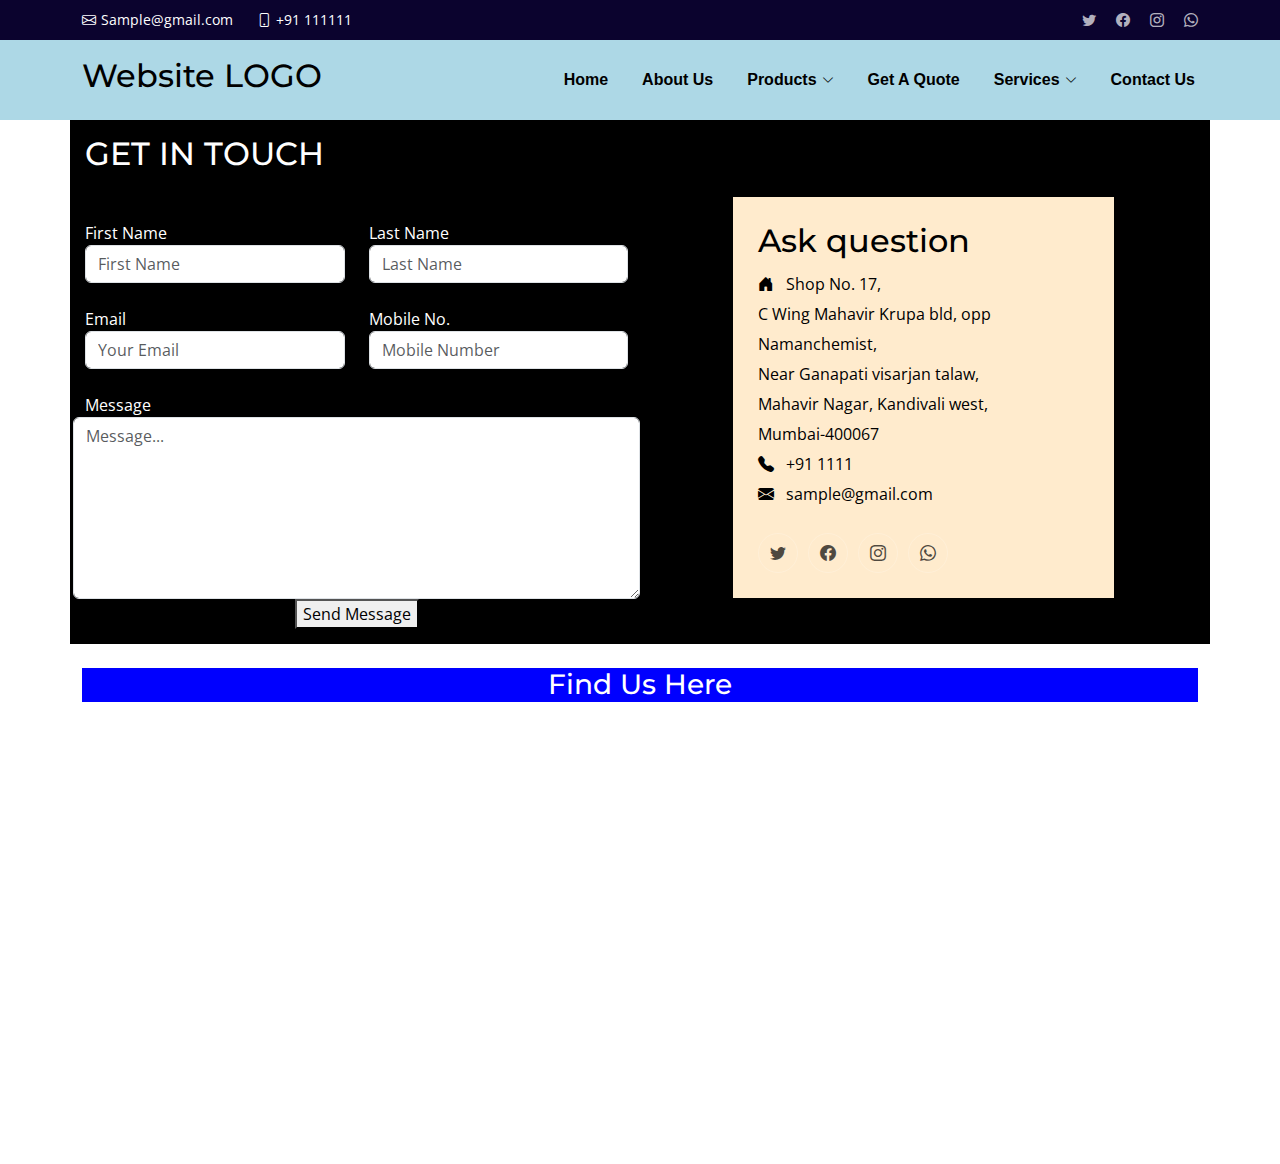
<file: contact.html>
<!DOCTYPE html>
<html lang="en">
  <head>
    <meta charset="UTF-8">
    <meta name="viewport" content="width=device-width, initial-scale=1.0">
    <title>Enquiry Page</title>

    <!-- Favicons -->
    <link href="assets/img/logo2.png" rel="icon">
    <link href="assets/img/apple-touch-icon.png" rel="apple-touch-icon">

    <!-- Google Fonts -->
    <link rel="preconnect" href="https://fonts.googleapis.com">
    <link rel="preconnect" href="https://fonts.gstatic.com" crossorigin>
    <link
      href="https://fonts.googleapis.com/css2?family=Open+Sans:ital,wght@0,300;0,400;0,500;0,600;0,700;1,300;1,400;1,600;1,700&family=Montserrat:ital,wght@0,300;0,400;0,500;0,600;0,700;1,300;1,400;1,500;1,600;1,700&family=Raleway:ital,wght@0,300;0,400;0,500;0,600;0,700;1,300;1,400;1,500;1,600;1,700&display=swap"
      rel="stylesheet">

    <!-- Vendor CSS Files -->
    <link href="assets/vendor/bootstrap/css/bootstrap.min.css" rel="stylesheet">
    <link href="assets/vendor/bootstrap-icons/bootstrap-icons.css"
      rel="stylesheet">
    <link href="assets/vendor/aos/aos.css" rel="stylesheet">
    <link href="assets/vendor/glightbox/css/glightbox.min.css" rel="stylesheet">
    <link href="assets/vendor/swiper/swiper-bundle.min.css" rel="stylesheet">

    <!-- Template Main CSS File -->
    <link href="assets/css/main.css" rel="stylesheet">

  </head>
  <body>

    <!-- ======= Header ======= -->
    <section id="topbar" class="topbar d-flex align-items-center">
      <div
        class="container d-flex justify-content-center justify-content-md-between">
        <div class="contact-info d-flex align-items-center">
          <i class="bi bi-envelope d-flex align-items-center"><a
              href>Sample@gmail.com</a></i>
          <i class="bi bi-phone d-flex align-items-center ms-4"><span>+91
              111111</span></i>
        </div>
        <div class="social-links d-none d-md-flex align-items-center">
          <a href="#" class="twitter"><i class="bi bi-twitter"></i></a>
          <a href="#" class="facebook"><i class="bi bi-facebook"></i></a>
          <a href class="instagram"><i class="bi bi-instagram"></i></a>
          <a href="https://wa.me/" class="Whatsapp"><i
              class="bi bi-whatsapp"></i></a>
        </div>
      </div>
    </section>
    <!-- End Top Bar -->

    <header id="header" class="header d-flex align-items-center">

      <div
        class="container-fluid container-xl d-flex align-items-center justify-content-between">
        <a href="index.html" class="logo d-flex align-items-center">
          <!-- Uncomment the line below if you also wish to use an image logo -->
          <!-- <img src="assets/img/logo.png" alt=""> -->

          <!-- <img src="/assets/img/logo2.png" /> -->
          <h2 style="color: black;">Website LOGO</h2>
        </a>
        <nav id="navbar" class="navbar">
          <ul>
            <li><a href="#hero">Home</a></li>
            <li><a href="#clients">About Us</a></li>
            <li class="dropdown"><a href="#"><span>Products</span> <i
                  class="bi bi-chevron-down dropdown-indicator"></i></a>
              <ul>
                <li><a href="#">P 1</a></li>
                <li><a href="#">P 2</a></li>
                <li><a href="#">P 3</a></li>
                <li><a href="#">P 4</a></li>
                <li><a href="#">P 5</a></li>
              </ul>
            </li>

            <li><a href="/get-a-quote.html">Get A Quote</a></li>
            <li class="dropdown"><a href="#"><span>Services</span> <i
                  class="bi bi-chevron-down dropdown-indicator"></i></a>
              <ul>
                <li><a href="#">S 1</a></li>
                <li><a href="#">S 2</a></li>
                <li><a href="#">S 3</a></li>
                <li><a href="#">S 4</a></li>
                <li><a href="#">S 5</a></li>
              </ul>
            </li>
            <li><a href="contact.html">Contact Us</a></li>
          </ul>
        </nav>
        <!-- .navbar -->

        <i class="mobile-nav-toggle mobile-nav-show bi bi-list"></i>
        <i class="mobile-nav-toggle mobile-nav-hide d-none bi bi-x"></i>

      </div>
    </header><!-- End Header -->
    <!-- End Header -->

    <div class="container contact-us-page">
      <h2>GET IN TOUCH</h2>
      <div class="row mt-4">
        <div class="col-lg-6 col-md-6">
          <div class="row form-group mt-4">
            <div class="col-lg-6 name">
              <label for="inputFirstName">First Name</label>
              <input type="text" name="first-name" class="form-control"
                id="first-name" placeholder="First Name" required>
            </div>
            <div class="col-lg-6 form-group name">
              <label for="input LastName">Last Name</label>
              <input type="text" name="last-name" class="form-control"
                id="last-name" placeholder="Last Name" required>
            </div>
          </div>

          <div class="row mt-4">
            <div class="col-lg-6 form-group name">
              <!-- <h3>E-mail :</h3> -->
              <label for="inputEmail">Email</label>
              <input type="email" name="email" class="form-control" id="email"
                placeholder="Your Email " required>
            </div>
            <div class="col-lg-6 form-group name">
              <label for="inputMobileNumber">Mobile No.</label>
              <input type="text" name="phone" class="form-control" id="phone"
                placeholder="Mobile Number" required>
            </div>
          </div>

          <div class="row mt-4">
            <label for="inputCompanyAddress">Message</label>
            <textarea class="form-control" name="message"
              id="message" rows="7" placeholder="Message..."
              required></textarea>
          </div>
          <div class="text-center">
            <button type="submit">Send Message</button>
          </div>
        </div>

        <div class="col-lg-6 col-md-6">
          <div class="contact-items">
            <h2> Ask question</h2>
            <p><i class="bi bi-house-door-fill"></i> 
              Shop No. 17,<br> 
              C Wing Mahavir Krupa bld, opp Namanchemist,<br> 
              Near  Ganapati visarjan talaw,<br> 
              Mahavir Nagar, Kandivali west,<br> 
              Mumbai-400067<br>
              <strong><i class="bi bi-telephone-fill"></i> </strong>+91 1111<br>
              <strong><i class="bi bi-envelope-fill"></i> </strong>sample@gmail.com<br>
            </p>
            <div class="social-links d-flex mt-4">
              <a href="#" class="twitter"><i class="bi bi-twitter"></i></a>
              <a href="#" class="facebook"><i class="bi bi-facebook"></i></a>
              <a href="https://www.instagram.com/your_username/" class="instagram"><i class="bi bi-instagram"></i></a>
              <a href="https://wa.me/7741088835" class="Whatsapp"><i class="bi bi-whatsapp"></i></a>
            </div>
          </div>
        </div>
      </div>

    </div>

    <div class="container mt-4">
      <h3 style="background-color: blue; color: #ffffff; text-align: center;">Find Us Here</h3>
      <iframe title="" src="https://www.google.com/maps/embed?pb=!1m18!1m12!1m3!1d3767.45203884733!2d73.09124667498115!3d19.219121382015057!2m3!1f0!2f0!3f0!3m2!1i1024!2i768!4f13.1!3m3!1m2!1s0x3be7958f541405db%3A0x73ecaf9c7e926e0d!2sNehru%20Maidan!5e0!3m2!1sen!2sin!4v1713123159265!5m2!1sen!2sin" 
                  style="border:0; width: 100%; height: 400px;"  loading="lazy" referrerpolicy="no-referrer-when-downgrade" allowfullscreen="">
                </iframe>

    </div>

    <br/>
    <br/>

  </body>

  <style>
    .contact-us-page{
      background-color: black;
      color: white;
      padding: 15px;

    }
    .contact-items{
      background-color: blanchedalmond;
      color: black;
      padding: 25px;
      width: 70%;
      margin-left: 15%;
      
    }
.contact-items p {
  line-height: 30px;
  /* padding-left: 8px; */
}

.contact-items p i{
  /* line-height: 30px; */
  padding-right: 8px;
}

.contact-items strong i {
  padding-right: 8px;
}

.contact-items .social-links a {
  display: flex;
  align-items: center;
  justify-content: center;
  width: 40px;
  height: 40px;
  border-radius: 50%;
  border: 1px solid rgba(255, 255, 255, 0.2);
  font-size: 16px;
  color: rgba(0, 0, 0, 0.7);
  margin-right: 10px;
  transition: 0.3s;
}

.contact-items .social-links a:hover {
  color: #fff;
  border-color: #fff;
}
    </style>
</html>
</file>
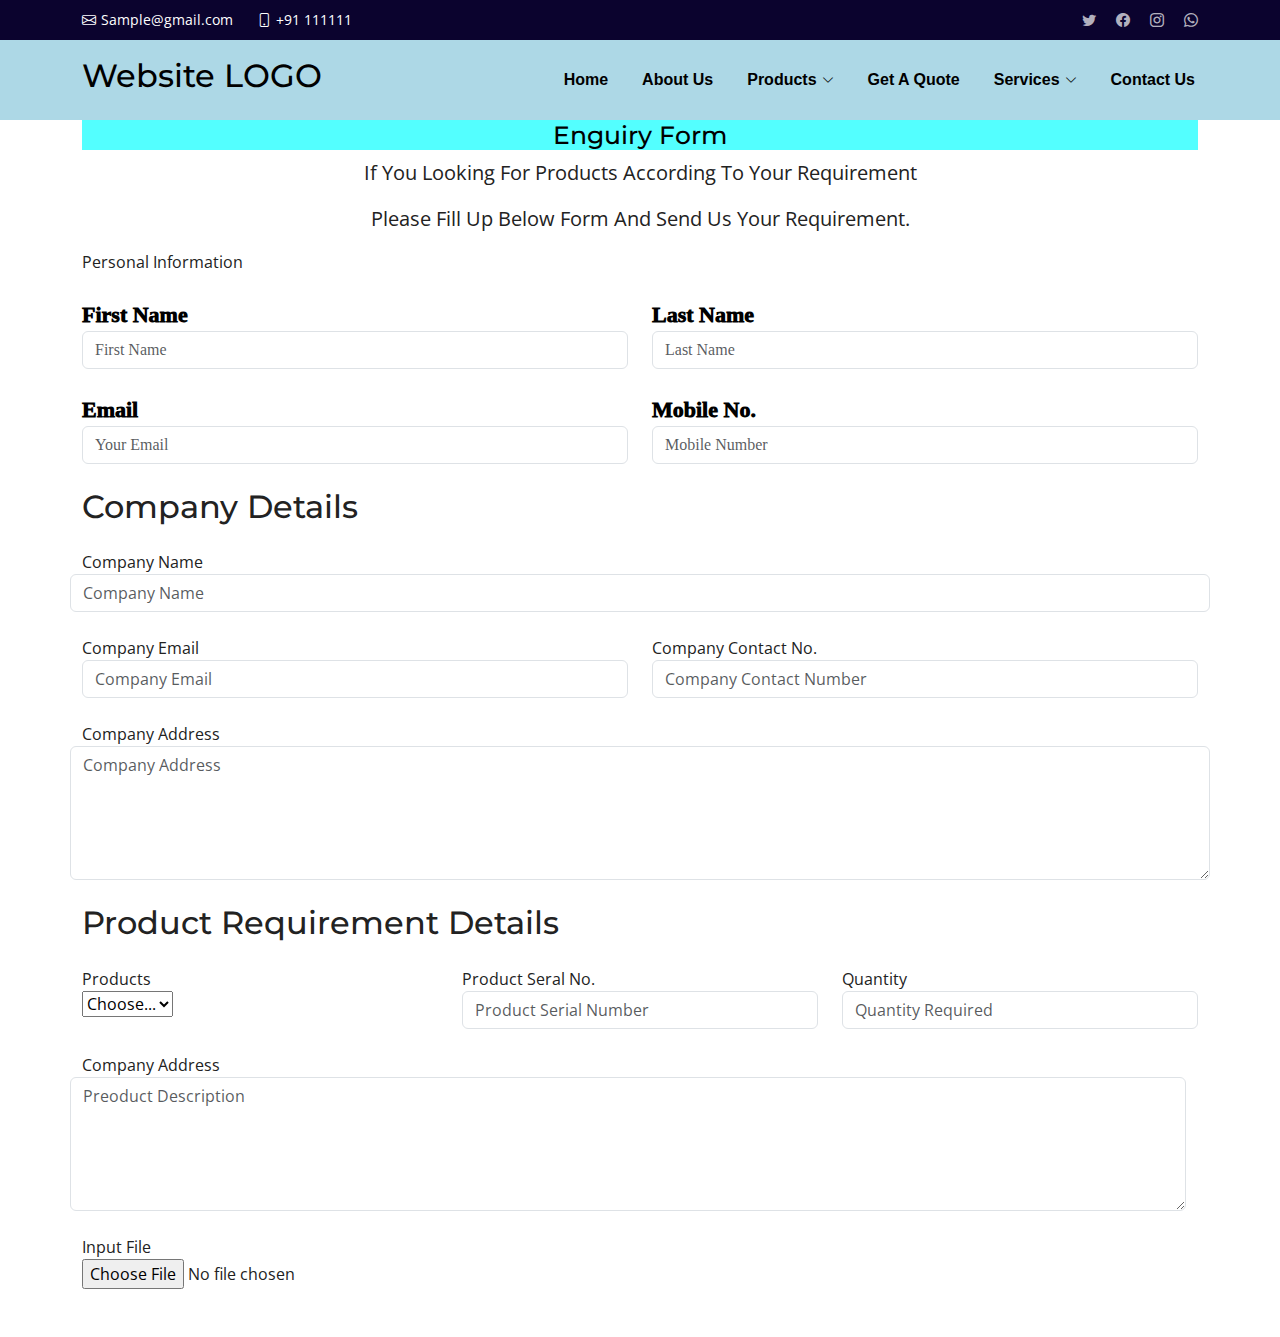
<file: get-a-quote.html>
<!DOCTYPE html>
<html lang="en">
  <head>
    <meta charset="UTF-8">
    <meta name="viewport" content="width=device-width, initial-scale=1.0">
    <title>Contact Us</title>

    <!-- Favicons -->
    <link href="assets/img/logo2.png" rel="icon">
    <link href="assets/img/apple-touch-icon.png" rel="apple-touch-icon">

    <!-- Google Fonts -->
    <link rel="preconnect" href="https://fonts.googleapis.com">
    <link rel="preconnect" href="https://fonts.gstatic.com" crossorigin>
    <link
      href="https://fonts.googleapis.com/css2?family=Open+Sans:ital,wght@0,300;0,400;0,500;0,600;0,700;1,300;1,400;1,600;1,700&family=Montserrat:ital,wght@0,300;0,400;0,500;0,600;0,700;1,300;1,400;1,500;1,600;1,700&family=Raleway:ital,wght@0,300;0,400;0,500;0,600;0,700;1,300;1,400;1,500;1,600;1,700&display=swap"
      rel="stylesheet">

    <!-- Vendor CSS Files -->
    <link href="assets/vendor/bootstrap/css/bootstrap.min.css" rel="stylesheet">
    <link href="assets/vendor/bootstrap-icons/bootstrap-icons.css"
      rel="stylesheet">
    <link href="assets/vendor/aos/aos.css" rel="stylesheet">
    <link href="assets/vendor/glightbox/css/glightbox.min.css" rel="stylesheet">
    <link href="assets/vendor/swiper/swiper-bundle.min.css" rel="stylesheet">

    <!-- Template Main CSS File -->
    <link href="assets/css/main.css" rel="stylesheet">

  </head>
  <body>

    <!-- ======= Header ======= -->
    <section id="topbar" class="topbar d-flex align-items-center">
      <div
        class="container d-flex justify-content-center justify-content-md-between">
        <div class="contact-info d-flex align-items-center">
          <i class="bi bi-envelope d-flex align-items-center"><a
              href>Sample@gmail.com</a></i>
          <i class="bi bi-phone d-flex align-items-center ms-4"><span>+91
              111111</span></i>
        </div>
        <div class="social-links d-none d-md-flex align-items-center">
          <a href="#" class="twitter"><i class="bi bi-twitter"></i></a>
          <a href="#" class="facebook"><i class="bi bi-facebook"></i></a>
          <a href class="instagram"><i class="bi bi-instagram"></i></a>
          <a href="https://wa.me/" class="Whatsapp"><i
              class="bi bi-whatsapp"></i></a>
        </div>
      </div>
    </section>
    <!-- End Top Bar -->

    <header id="header" class="header d-flex align-items-center">

      <div
        class="container-fluid container-xl d-flex align-items-center justify-content-between">
        <a href="index.html" class="logo d-flex align-items-center">
          <!-- Uncomment the line below if you also wish to use an image logo -->
          <!-- <img src="assets/img/logo.png" alt=""> -->

          <!-- <img src="/assets/img/logo2.png" /> -->
          <h2 style="color: black;">Website LOGO</h2>
        </a>
        <nav id="navbar" class="navbar">
          <ul>
            <li><a href="#hero">Home</a></li>
            <li><a href="#clients">About Us</a></li>
            <li class="dropdown"><a href="#"><span>Products</span> <i
                  class="bi bi-chevron-down dropdown-indicator"></i></a>
              <ul>
                <li><a href="#">P 1</a></li>
                <li><a href="#">P 2</a></li>
                <li><a href="#">P 3</a></li>
                <li><a href="#">P 4</a></li>
                <li><a href="#">P 5</a></li>
              </ul>
            </li>

            <li><a href="/get-a-quote.html">Get A Quote</a></li>
            <li class="dropdown"><a href="#"><span>Services</span> <i
                  class="bi bi-chevron-down dropdown-indicator"></i></a>
              <ul>
                <li><a href="#">S 1</a></li>
                <li><a href="#">S 2</a></li>
                <li><a href="#">S 3</a></li>
                <li><a href="#">S 4</a></li>
                <li><a href="#">S 5</a></li>
              </ul>
            </li>
            <li><a href="contact.html">Contact Us</a></li>
          </ul>
        </nav>
        <!-- .navbar -->

        <i class="mobile-nav-toggle mobile-nav-show bi bi-list"></i>
        <i class="mobile-nav-toggle mobile-nav-hide d-none bi bi-x"></i>

      </div>
    </header><!-- End Header -->
    <!-- End Header -->

    <div class="container">
      <h2
        style="background-color: rgb(83, 255, 255); color: black; text-align: center; font-size: 25px; font-weight: 500;">Enguiry
        Form</h2>
      <p style="text-align: center; font-size: 20px;">If You Looking For Products According To Your Requirement</p>
      <p style="text-align: center; font-size: 20px;">Please Fill Up Below Form And Send Us Your Requirement.</p>
      <div class="enquiry-form" id="enquiry">
        <p>
          Personal Information
        </p>
        <div class="row form-group mt-4">
          <div class="col-lg-6 col-md-6 name">
            <label for="inputFirstName">First Name</label>
            <input type="text" name="first-name" class="form-control"
              id="first-name" placeholder="First Name" required>
          </div>
          <div class="col-lg-6 col-md-6 form-group name">
            <label for="input LastName">Last Name</label>
            <input type="text" name="last-name" class="form-control"
              id="last-name" placeholder="Last Name" required>
          </div>
        </div>

        <div class="row mt-4">
          <div class="col-lg-6 col-md-6 form-group name">
            <!-- <h3>E-mail :</h3> -->
            <label for="inputEmail">Email</label>
            <input type="email" name="email" class="form-control" id="email"
              placeholder="Your Email " required>
          </div>
          <div class="col-lg-6 col-md-6 form-group name">
            <label for="inputMobileNumber">Mobile No.</label>
            <input type="text" name="phone" class="form-control" id="phone"
              placeholder="Mobile Number" required>
          </div>
        </div>

        <h2 class="mt-4">Company Details</h2>
        <div class="row mt-4 company">
          <label for="inputCompanyName">Company Name</label>
          <input type="text" name="company-name" class="form-control"
            id="company-name" placeholder="Company Name" required>
        </div>
        <div class="row mt-4 ">
          <div class="col-lg-6 col-md-6 form-group">
            <label for="inputCompanyEmail">Company Email</label>
            <input type="email" name="company-email" class="form-control"
              id="company-email" placeholder="Company Email " required>
          </div>
          <div class="col-lg-6 col-md-6 form-group">
            <label for="inputCompanyMobile">Company Contact No.</label>
            <input type="text" name="company-phone" class="form-control"
              id="company-phone" placeholder="Company Contact Number" required>
          </div>

        </div>
        <div class="row form-group mt-4">
          <label for="inputCompanyAddress">Company Address</label>
          <textarea class="form-control" name="company-address"
            id="company-address" rows="5" placeholder="Company Address"
            required></textarea>

        </div>

        <h2 class="mt-4">Product Requirement Details</h2>
        <div class="row mt-4">
          <div class="col-lg-4 col-md-4 form-group">
            <label for="FormCustomSelect">Products</label><br>
            <select class="custom-select " id="inlineFormCustomSelect">
              <option selected>Choose...</option>
              <option value="1">One</option>
              <option value="2">Two</option>
              <option value="3">Three</option>
            </select>

          </div>
          <div class="col-lg-4 col-md-4 form-group">
            <label for="inputProductSerialNumber">Product Seral No.</label>
            <input type="text" name="product-serial-number" class="form-control"
              id="product-serial-number" placeholder="Product Serial Number" required>
          </div>
        
        <div class="col-lg-4 col-md-4 form-group">
          <label for="inputQuantity">Quantity</label>
          <input type="text" name="quantity" class="form-control"
              id="quantity" placeholder="Quantity Required" required>
        </div>

        <div class="row form-group mt-4">
          <label for="inputProductDesc">Company Address</label>
          <textarea class="form-control" name="product-desc"
            id="product-desc" rows="5" placeholder="Preoduct Description"
            required></textarea>
        </div>

        <div class="row form-group mt-4">
          <label for="inputFile">Input File</label>
          <input type="file" class="form-control-file" id="file">
        </div>
       
      </div>
    </div>
    </div>
    <br/>
    <br/>
  </body>
  <style>
  .enquiry-form .name{
    color: black;
    font-size: 22px;
    font-weight: 1000;
    font-family: 'Times New Roman', Times, serif;
  }
</style>
</html>
</file>
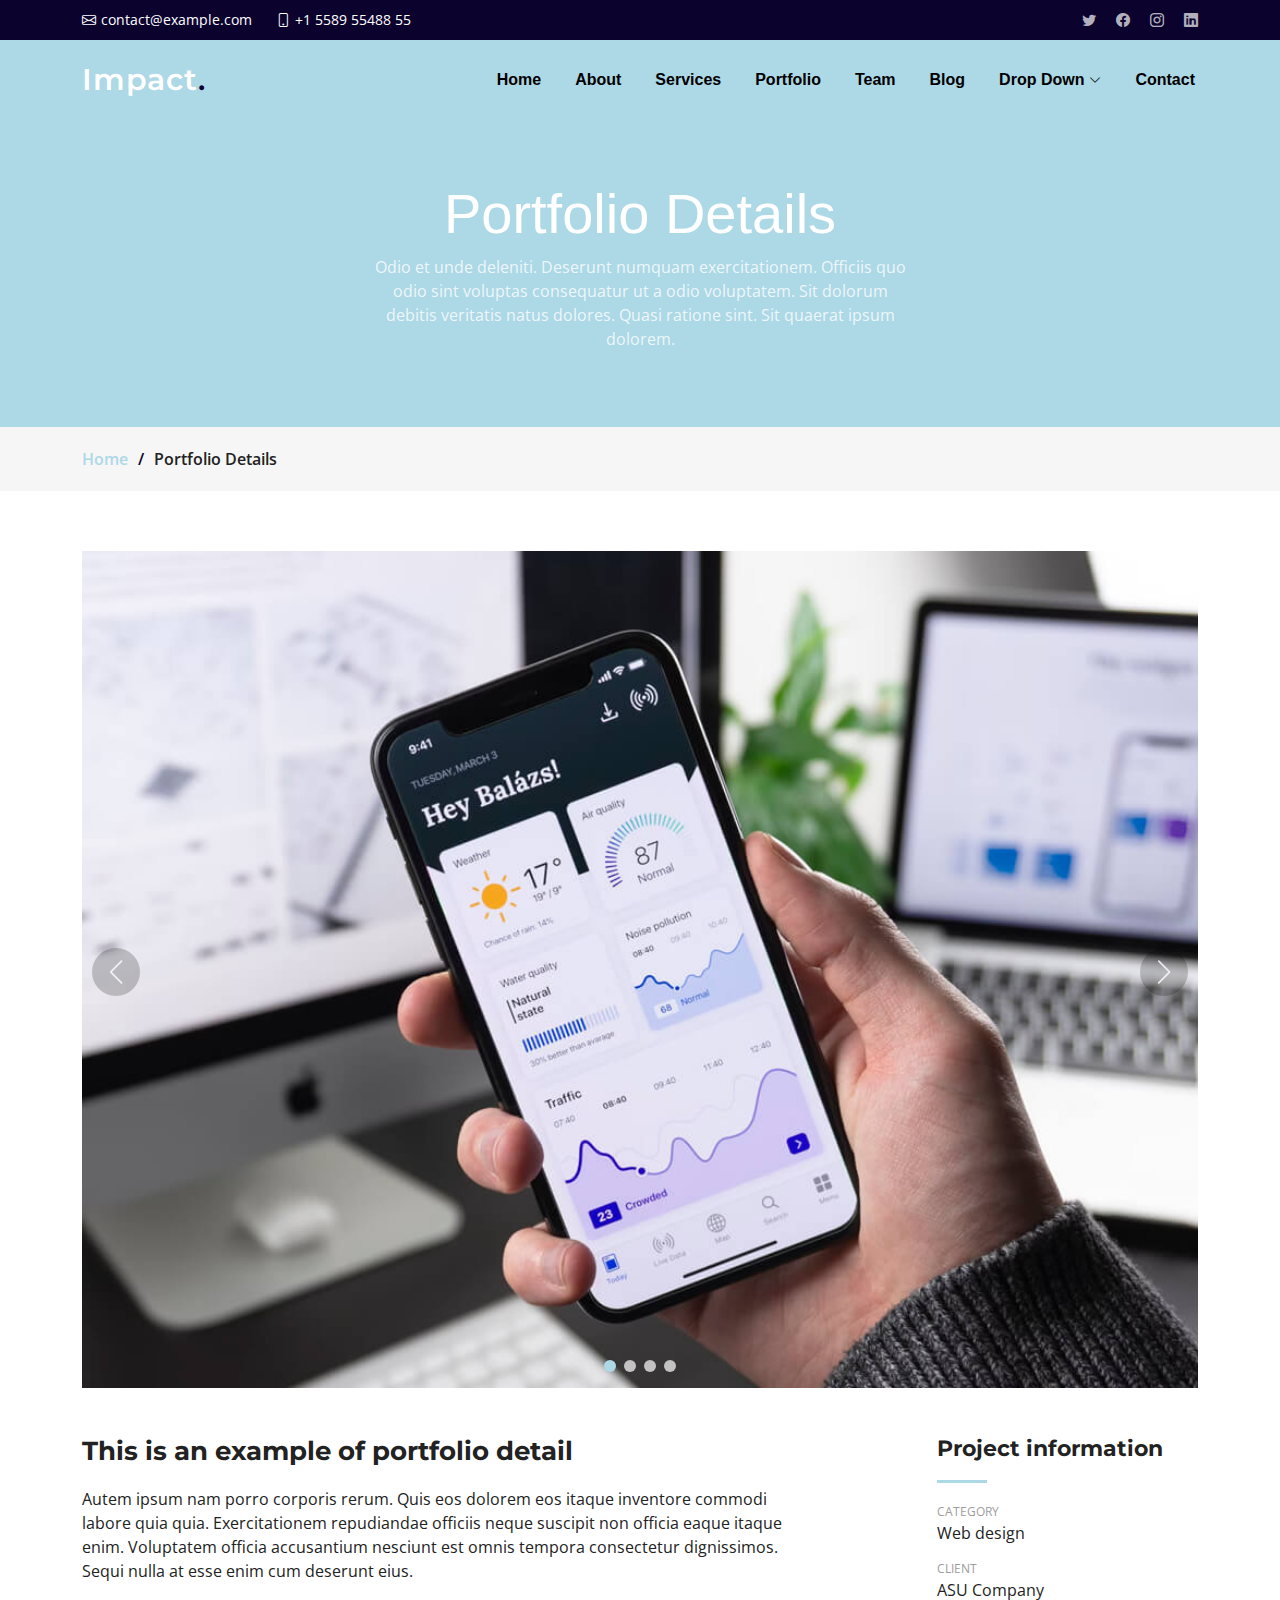
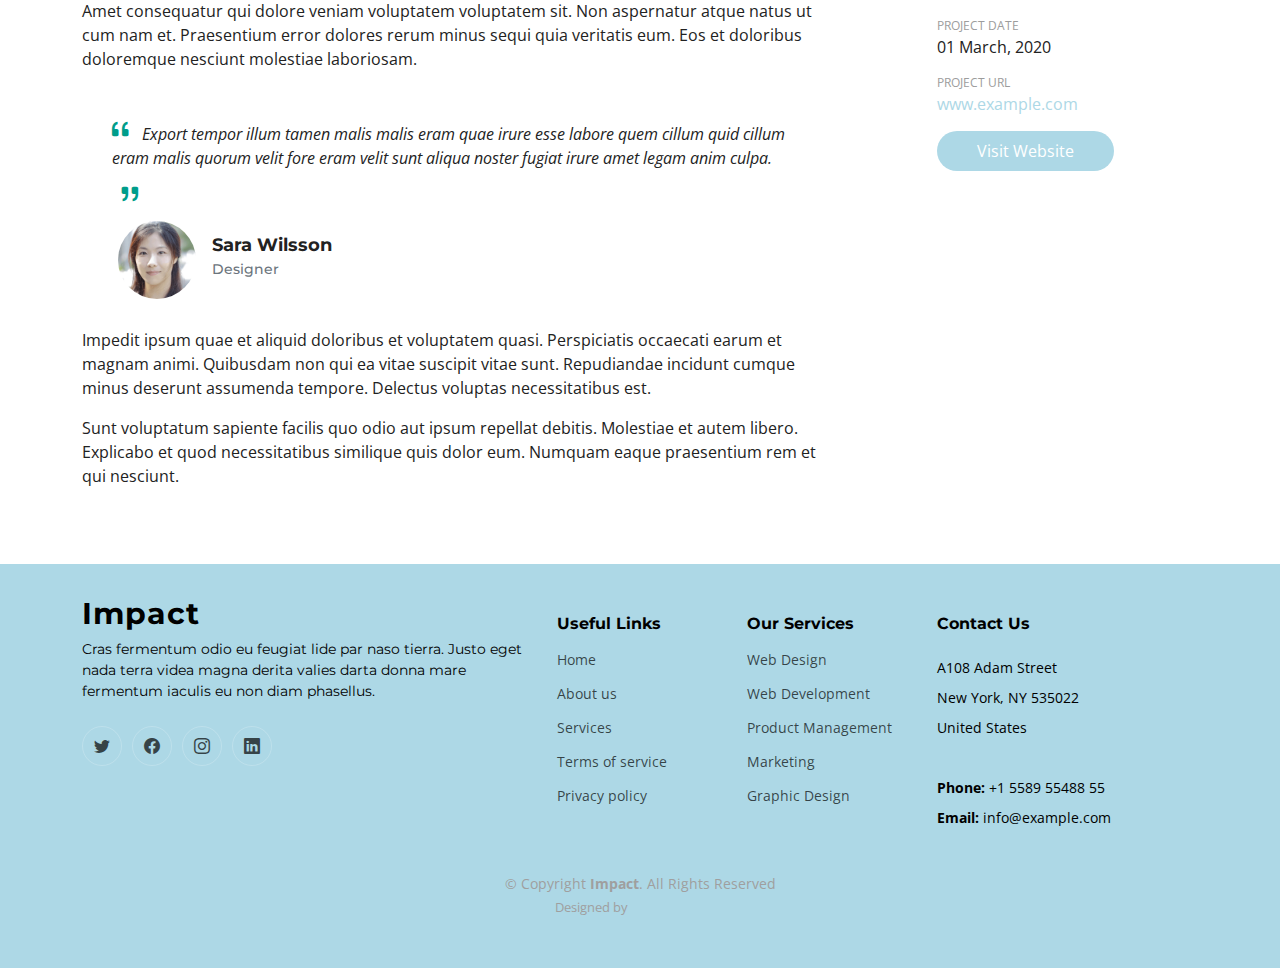
<file: portfolio-details.html>
<!DOCTYPE html>
<html lang="en">

<head>
  <meta charset="utf-8">
  <meta content="width=device-width, initial-scale=1.0" name="viewport">

  <title>Impact Bootstrap Template - Portfolio Details</title>
  <meta content="" name="description">
  <meta content="" name="keywords">

  <!-- Favicons -->
  <link href="assets/img/favicon.png" rel="icon">
  <link href="assets/img/apple-touch-icon.png" rel="apple-touch-icon">

  <!-- Google Fonts -->
  <link rel="preconnect" href="https://fonts.googleapis.com">
  <link rel="preconnect" href="https://fonts.gstatic.com" crossorigin>
  <link href="https://fonts.googleapis.com/css2?family=Open+Sans:ital,wght@0,300;0,400;0,500;0,600;0,700;1,300;1,400;1,600;1,700&family=Montserrat:ital,wght@0,300;0,400;0,500;0,600;0,700;1,300;1,400;1,500;1,600;1,700&family=Raleway:ital,wght@0,300;0,400;0,500;0,600;0,700;1,300;1,400;1,500;1,600;1,700&display=swap" rel="stylesheet">

  <!-- Vendor CSS Files -->
  <link href="assets/vendor/bootstrap/css/bootstrap.min.css" rel="stylesheet">
  <link href="assets/vendor/bootstrap-icons/bootstrap-icons.css" rel="stylesheet">
  <link href="assets/vendor/aos/aos.css" rel="stylesheet">
  <link href="assets/vendor/glightbox/css/glightbox.min.css" rel="stylesheet">
  <link href="assets/vendor/swiper/swiper-bundle.min.css" rel="stylesheet">

  <!-- Template Main CSS File -->
  <link href="assets/css/main.css" rel="stylesheet">

  <!-- =======================================================
  * Template Name: Impact
  * Updated: Sep 18 2023 with Bootstrap v5.3.2
  * Template URL: https://bootstrapmade.com/impact-bootstrap-business-website-template/
  * Author: BootstrapMade.com
  * License: https://bootstrapmade.com/license/
  ======================================================== -->
</head>

<body>

  <!-- ======= Header ======= -->
  <section id="topbar" class="topbar d-flex align-items-center">
    <div class="container d-flex justify-content-center justify-content-md-between">
      <div class="contact-info d-flex align-items-center">
        <i class="bi bi-envelope d-flex align-items-center"><a href="mailto:contact@example.com">contact@example.com</a></i>
        <i class="bi bi-phone d-flex align-items-center ms-4"><span>+1 5589 55488 55</span></i>
      </div>
      <div class="social-links d-none d-md-flex align-items-center">
        <a href="#" class="twitter"><i class="bi bi-twitter"></i></a>
        <a href="#" class="facebook"><i class="bi bi-facebook"></i></a>
        <a href="#" class="instagram"><i class="bi bi-instagram"></i></a>
        <a href="#" class="linkedin"><i class="bi bi-linkedin"></i></i></a>
      </div>
    </div>
  </section><!-- End Top Bar -->

  <header id="header" class="header d-flex align-items-center">

    <div class="container-fluid container-xl d-flex align-items-center justify-content-between">
      <a href="index.html" class="logo d-flex align-items-center">
        <!-- Uncomment the line below if you also wish to use an image logo -->
        <!-- <img src="assets/img/logo.png" alt=""> -->
        <h1>Impact<span>.</span></h1>
      </a>
      <nav id="navbar" class="navbar">
        <ul>
          <li><a href="#hero">Home</a></li>
          <li><a href="#about">About</a></li>
          <li><a href="#services">Services</a></li>
          <li><a href="#portfolio">Portfolio</a></li>
          <li><a href="#team">Team</a></li>
          <li><a href="blog.html">Blog</a></li>
          <li class="dropdown"><a href="#"><span>Drop Down</span> <i class="bi bi-chevron-down dropdown-indicator"></i></a>
            <ul>
              <li><a href="#">Drop Down 1</a></li>
              <li class="dropdown"><a href="#"><span>Deep Drop Down</span> <i class="bi bi-chevron-down dropdown-indicator"></i></a>
                <ul>
                  <li><a href="#">Deep Drop Down 1</a></li>
                  <li><a href="#">Deep Drop Down 2</a></li>
                  <li><a href="#">Deep Drop Down 3</a></li>
                  <li><a href="#">Deep Drop Down 4</a></li>
                  <li><a href="#">Deep Drop Down 5</a></li>
                </ul>
              </li>
              <li><a href="#">Drop Down 2</a></li>
              <li><a href="#">Drop Down 3</a></li>
              <li><a href="#">Drop Down 4</a></li>
            </ul>
          </li>
          <li><a href="#contact">Contact</a></li>
        </ul>
      </nav><!-- .navbar -->

      <i class="mobile-nav-toggle mobile-nav-show bi bi-list"></i>
      <i class="mobile-nav-toggle mobile-nav-hide d-none bi bi-x"></i>

    </div>
  </header><!-- End Header -->
  <!-- End Header -->

  <main id="main">

    <!-- ======= Breadcrumbs ======= -->
    <div class="breadcrumbs">
      <div class="page-header d-flex align-items-center" style="background-image: url('');">
        <div class="container position-relative">
          <div class="row d-flex justify-content-center">
            <div class="col-lg-6 text-center">
              <h2>Portfolio Details</h2>
              <p>Odio et unde deleniti. Deserunt numquam exercitationem. Officiis quo odio sint voluptas consequatur ut a odio voluptatem. Sit dolorum debitis veritatis natus dolores. Quasi ratione sint. Sit quaerat ipsum dolorem.</p>
            </div>
          </div>
        </div>
      </div>
      <nav>
        <div class="container">
          <ol>
            <li><a href="index.html">Home</a></li>
            <li>Portfolio Details</li>
          </ol>
        </div>
      </nav>
    </div><!-- End Breadcrumbs -->

    <!-- ======= Portfolio Details Section ======= -->
    <section id="portfolio-details" class="portfolio-details">
      <div class="container" data-aos="fade-up">

        <div class="position-relative h-100">
          <div class="slides-1 portfolio-details-slider swiper">
            <div class="swiper-wrapper align-items-center">

              <div class="swiper-slide">
                <img src="assets/img/portfolio/app-1.jpg" alt="">
              </div>

              <div class="swiper-slide">
                <img src="assets/img/portfolio/product-1.jpg" alt="">
              </div>

              <div class="swiper-slide">
                <img src="assets/img/portfolio/branding-1.jpg" alt="">
              </div>

              <div class="swiper-slide">
                <img src="assets/img/portfolio/books-1.jpg" alt="">
              </div>

            </div>
            <div class="swiper-pagination"></div>
          </div>
          <div class="swiper-button-prev"></div>
          <div class="swiper-button-next"></div>

        </div>

        <div class="row justify-content-between gy-4 mt-4">

          <div class="col-lg-8">
            <div class="portfolio-description">
              <h2>This is an example of portfolio detail</h2>
              <p>
                Autem ipsum nam porro corporis rerum. Quis eos dolorem eos itaque inventore commodi labore quia quia. Exercitationem repudiandae officiis neque suscipit non officia eaque itaque enim. Voluptatem officia accusantium nesciunt est omnis tempora consectetur dignissimos. Sequi nulla at esse enim cum deserunt eius.
              </p>
              <p>
                Amet consequatur qui dolore veniam voluptatem voluptatem sit. Non aspernatur atque natus ut cum nam et. Praesentium error dolores rerum minus sequi quia veritatis eum. Eos et doloribus doloremque nesciunt molestiae laboriosam.
              </p>

              <div class="testimonial-item">
                <p>
                  <i class="bi bi-quote quote-icon-left"></i>
                  Export tempor illum tamen malis malis eram quae irure esse labore quem cillum quid cillum eram malis quorum velit fore eram velit sunt aliqua noster fugiat irure amet legam anim culpa.
                  <i class="bi bi-quote quote-icon-right"></i>
                </p>
                <div>
                  <img src="assets/img/testimonials/testimonials-2.jpg" class="testimonial-img" alt="">
                  <h3>Sara Wilsson</h3>
                  <h4>Designer</h4>
                </div>
              </div>

              <p>
                Impedit ipsum quae et aliquid doloribus et voluptatem quasi. Perspiciatis occaecati earum et magnam animi. Quibusdam non qui ea vitae suscipit vitae sunt. Repudiandae incidunt cumque minus deserunt assumenda tempore. Delectus voluptas necessitatibus est.

              <p>
                Sunt voluptatum sapiente facilis quo odio aut ipsum repellat debitis. Molestiae et autem libero. Explicabo et quod necessitatibus similique quis dolor eum. Numquam eaque praesentium rem et qui nesciunt.
              </p>

            </div>
          </div>

          <div class="col-lg-3">
            <div class="portfolio-info">
              <h3>Project information</h3>
              <ul>
                <li><strong>Category</strong> <span>Web design</span></li>
                <li><strong>Client</strong> <span>ASU Company</span></li>
                <li><strong>Project date</strong> <span>01 March, 2020</span></li>
                <li><strong>Project URL</strong> <a href="#">www.example.com</a></li>
                <li><a href="#" class="btn-visit align-self-start">Visit Website</a></li>
              </ul>
            </div>
          </div>

        </div>

      </div>
    </section><!-- End Portfolio Details Section -->

  </main><!-- End #main -->

  <!-- ======= Footer ======= -->
  <footer id="footer" class="footer">

    <div class="container">
      <div class="row gy-4">
        <div class="col-lg-5 col-md-12 footer-info">
          <a href="index.html" class="logo d-flex align-items-center">
            <span>Impact</span>
          </a>
          <p>Cras fermentum odio eu feugiat lide par naso tierra. Justo eget nada terra videa magna derita valies darta donna mare fermentum iaculis eu non diam phasellus.</p>
          <div class="social-links d-flex mt-4">
            <a href="#" class="twitter"><i class="bi bi-twitter"></i></a>
            <a href="#" class="facebook"><i class="bi bi-facebook"></i></a>
            <a href="#" class="instagram"><i class="bi bi-instagram"></i></a>
            <a href="#" class="linkedin"><i class="bi bi-linkedin"></i></a>
          </div>
        </div>

        <div class="col-lg-2 col-6 footer-links">
          <h4>Useful Links</h4>
          <ul>
            <li><a href="#">Home</a></li>
            <li><a href="#">About us</a></li>
            <li><a href="#">Services</a></li>
            <li><a href="#">Terms of service</a></li>
            <li><a href="#">Privacy policy</a></li>
          </ul>
        </div>

        <div class="col-lg-2 col-6 footer-links">
          <h4>Our Services</h4>
          <ul>
            <li><a href="#">Web Design</a></li>
            <li><a href="#">Web Development</a></li>
            <li><a href="#">Product Management</a></li>
            <li><a href="#">Marketing</a></li>
            <li><a href="#">Graphic Design</a></li>
          </ul>
        </div>

        <div class="col-lg-3 col-md-12 footer-contact text-center text-md-start">
          <h4>Contact Us</h4>
          <p>
            A108 Adam Street <br>
            New York, NY 535022<br>
            United States <br><br>
            <strong>Phone:</strong> +1 5589 55488 55<br>
            <strong>Email:</strong> info@example.com<br>
          </p>

        </div>

      </div>
    </div>

    <div class="container mt-4">
      <div class="copyright">
        &copy; Copyright <strong><span>Impact</span></strong>. All Rights Reserved
      </div>
      <div class="credits">
        <!-- All the links in the footer should remain intact. -->
        <!-- You can delete the links only if you purchased the pro version. -->
        <!-- Licensing information: https://bootstrapmade.com/license/ -->
        <!-- Purchase the pro version with working PHP/AJAX contact form: https://bootstrapmade.com/impact-bootstrap-business-website-template/ -->
        Designed by <a href="https://bootstrapmade.com/">BootstrapMade</a>
      </div>
    </div>

  </footer><!-- End Footer -->
  <!-- End Footer -->

  <a href="#" class="scroll-top d-flex align-items-center justify-content-center"><i class="bi bi-arrow-up-short"></i></a>

  <div id="preloader"></div>

  <!-- Vendor JS Files -->
  <script src="assets/vendor/bootstrap/js/bootstrap.bundle.min.js"></script>
  <script src="assets/vendor/aos/aos.js"></script>
  <script src="assets/vendor/glightbox/js/glightbox.min.js"></script>
  <script src="assets/vendor/purecounter/purecounter_vanilla.js"></script>
  <script src="assets/vendor/swiper/swiper-bundle.min.js"></script>
  <script src="assets/vendor/isotope-layout/isotope.pkgd.min.js"></script>
  <script src="assets/vendor/php-email-form/validate.js"></script>

  <!-- Template Main JS File -->
  <script src="assets/js/main.js"></script>

</body>

</html>
</file>
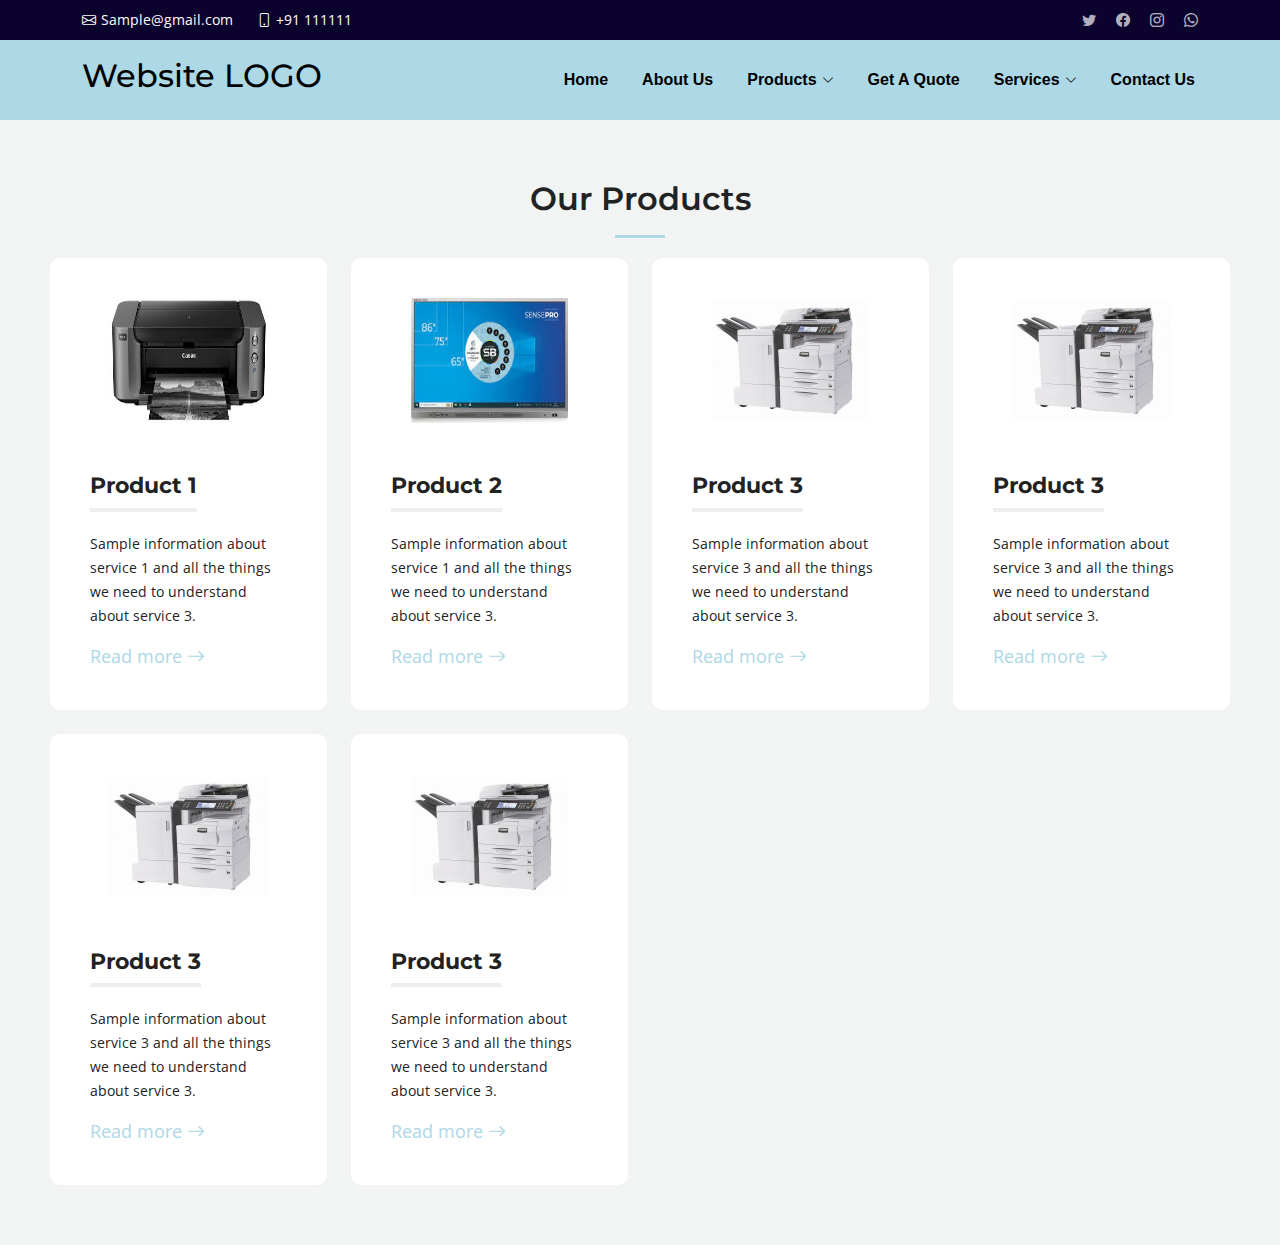
<file: printer.html>
<!DOCTYPE html>
<html lang="en">
<head>
    <meta charset="UTF-8">
    <meta name="viewport" content="width=device-width, initial-scale=1.0">
    <title>Printers</title>

    <!-- Favicons -->
    <link href="assets/img/logo2.png" rel="icon">
    <link href="assets/img/apple-touch-icon.png" rel="apple-touch-icon">

    <!-- Google Fonts -->
    <link rel="preconnect" href="https://fonts.googleapis.com">
    <link rel="preconnect" href="https://fonts.gstatic.com" crossorigin>
    <link
      href="https://fonts.googleapis.com/css2?family=Open+Sans:ital,wght@0,300;0,400;0,500;0,600;0,700;1,300;1,400;1,600;1,700&family=Montserrat:ital,wght@0,300;0,400;0,500;0,600;0,700;1,300;1,400;1,500;1,600;1,700&family=Raleway:ital,wght@0,300;0,400;0,500;0,600;0,700;1,300;1,400;1,500;1,600;1,700&display=swap"
      rel="stylesheet">

    <!-- Vendor CSS Files -->
    <link href="assets/vendor/bootstrap/css/bootstrap.min.css" rel="stylesheet">
    <link href="assets/vendor/bootstrap-icons/bootstrap-icons.css"
      rel="stylesheet">
    <link href="assets/vendor/aos/aos.css" rel="stylesheet">
    <link href="assets/vendor/glightbox/css/glightbox.min.css" rel="stylesheet">
    <link href="assets/vendor/swiper/swiper-bundle.min.css" rel="stylesheet">

    <!-- Template Main CSS File -->
    <link href="assets/css/main.css" rel="stylesheet">


</head>
<body>
    <!-- ======= Header ======= -->
    <section id="topbar" class="topbar d-flex align-items-center">
        <div
          class="container d-flex justify-content-center justify-content-md-between">
          <div class="contact-info d-flex align-items-center">
            <i class="bi bi-envelope d-flex align-items-center"><a
                href>Sample@gmail.com</a></i>
            <i class="bi bi-phone d-flex align-items-center ms-4"><span>+91
                111111</span></i>
          </div>
          <div class="social-links d-none d-md-flex align-items-center">
            <a href="#" class="twitter"><i class="bi bi-twitter"></i></a>
            <a href="#" class="facebook"><i class="bi bi-facebook"></i></a>
            <a href class="instagram"><i class="bi bi-instagram"></i></a>
            <a href="https://wa.me/" class="Whatsapp"><i
                class="bi bi-whatsapp"></i></a>
          </div>
        </div>
      </section>
      <!-- End Top Bar -->
  
      <header id="header" class="header d-flex align-items-center">
  
        <div
          class="container-fluid container-xl d-flex align-items-center justify-content-between">
          <a href="index.html" class="logo d-flex align-items-center">
            <!-- Uncomment the line below if you also wish to use an image logo -->
            <!-- <img src="assets/img/logo.png" alt=""> -->
  
            <!-- <img src="/assets/img/logo2.png" /> -->
            <h2 style="color: black;">Website LOGO</h2>
          </a>
          <nav id="navbar" class="navbar">
            <ul>
              <li><a href="#hero">Home</a></li>
              <li><a href="#clients">About Us</a></li>
              <li class="dropdown"><a href="#"><span>Products</span> <i
                    class="bi bi-chevron-down dropdown-indicator"></i></a>
                <ul>
                  <li><a href="#">P 1</a></li>
                  <li><a href="#">P 2</a></li>
                  <li><a href="#">P 3</a></li>
                  <li><a href="#">P 4</a></li>
                  <li><a href="#">P 5</a></li>
                </ul>
              </li>
  
              <li><a href="/get-a-quote.html">Get A Quote</a></li>
              <li class="dropdown"><a href="#"><span>Services</span> <i
                    class="bi bi-chevron-down dropdown-indicator"></i></a>
                <ul>
                  <li><a href="#">S 1</a></li>
                  <li><a href="#">S 2</a></li>
                  <li><a href="#">S 3</a></li>
                  <li><a href="#">S 4</a></li>
                  <li><a href="#">S 5</a></li>
                </ul>
              </li>
              <li><a href="contact.html">Contact Us</a></li>
            </ul>
          </nav>
          <!-- .navbar -->
  
          <i class="mobile-nav-toggle mobile-nav-show bi bi-list"></i>
          <i class="mobile-nav-toggle mobile-nav-hide d-none bi bi-x"></i>
  
        </div>
      </header><!-- End Header -->
      <!-- End Header -->

      <!--  <div class="container">
        <div class="printers">
            <h2>InkJet Printers</h2>
            <div class="row">
                <div class="col-lg-3 col-md-4 product-items">
                    <img src="D:\Akshat\Projects\akshat\assets\img\about.jpg" alt="Inkhet Printer">
                    <p>InkJet Model 56H789</p>
                    <a href="" class="read-more"><span>Read More</span><i class="bi bi-arrow-right"></i></a><br/>
                    <button type="button" class="btn btn-secondary">Send Enquiry</button>
                </div>
                <div class="col-lg-3 col-md-4 product-items">
                    <img src="D:\Akshat\Projects\akshat\assets\img\about.jpg" alt="Inkhet Printer">
                    <p>InkJet Model 56H789</p>
                    <a href="" class="read-more"><span>Read More</span><i class="bi bi-arrow-right"></i></a><br/>
                    <button type="button" class="btn btn-secondary">Send Enquiry</button>
                </div>
                <div class="col-lg-3 col-md-4 product-items">
                    <img src="D:\Akshat\Projects\akshat\assets\img\about.jpg" alt="Inkhet Printer">
                    <p>InkJet Model 56H789</p>
                    <a href="" class="read-more"><span>Read More</span><i class="bi bi-arrow-right"></i></a><br/>
                    <button type="button" class="btn btn-secondary">Send Enquiry</button>
                </div>
                <div class="col-lg-3 col-md-4 product-items">
                    <img src="D:\Akshat\Projects\akshat\assets\img\about.jpg" alt="Inkhet Printer">
                    <p>InkJet Model 56H789</p>
                    <a href="" class="read-more"><span>Read More</span><i class="bi bi-arrow-right"></i></a><br/>
                    <button type="button" class="btn btn-secondary">Send Enquiry</button>
                </div>
            </div>
        </div>
      </div> -->




      <!-- ======= Our Services Section ======= -->
      <!-- <section id="services" class="services sections-bg"> -->
        <div class="product-bg">
          <div class="products">
            <div class="product-header">
              <h2>Our Products</h2>
            </div>

            <div class="row gy-4">
              <div class="col-lg-3 col-md-6">
                <div class="product-item position-relative">
                  <div class="icon">
                    <!-- <a href="printer.html"> -->
                      <img alt="Printer" src="assets\img\printer.jpeg" >
                    <!-- </a>0 -->
                  </div>
                  <h3>Product 1</h3>
                <p>Sample information about service 1 and all the things we need
                  to understand about service 3.</p>
                  <a href="#" class="readmore stretched-link">Read more <i class="bi bi-arrow-right"></i></a>
                </div>
              </div>


              <div class="col-lg-3 col-md-6">
                <div class="product-item position-relative">
                  <div class="icon">
                    <a href="printer.html">
                      <img alt="Printer" src="assets\img\smart board.jpeg">
                    </a>
                  </div>
                  <h3>Product 2</h3>
                <p>Sample information about service 1 and all the things we need
                  to understand about service 3.</p>
                  <a href="#" class="readmore stretched-link">Read more <i class="bi bi-arrow-right"></i></a>
                </div>
              </div>

              <div class="col-lg-3 col-md-6">
                <div class="product-item position-relative">
                  <div class="icon">
                    <a href="printer.html">
                      <img alt="Printer" src="assets\img\xerox machine.jpg">
                    </a>
                  </div>
                  <h3>Product 3</h3>
                  <p>Sample information about service 3 and all the things we need
                    to understand about service 3.</p>
                  <a href="#" class="readmore stretched-link">Read more <i class="bi bi-arrow-right"></i></a>
                </div>
              </div>


              <div class="col-lg-3 col-md-6">
                <div class="product-item position-relative">
                  <div class="icon">
                    <a href="printer.html">
                      <img alt="Printer" src="assets\img\xerox machine.jpg">
                    </a>
                  </div>
                  <h3>Product 3</h3>
                  <p>Sample information about service 3 and all the things we need
                    to understand about service 3.</p>
                  <a href="#" class="readmore stretched-link">Read more <i class="bi bi-arrow-right"></i></a>
                </div>
              </div>

              <div class="col-lg-3 col-md-6">
                <div class="product-item position-relative">
                  <div class="icon">
                    <a href="printer.html">
                      <img alt="Printer" src="assets\img\xerox machine.jpg">
                    </a>
                  </div>
                  <h3>Product 3</h3>
                  <p>Sample information about service 3 and all the things we need
                    to understand about service 3.</p>
                  <a href="#" class="readmore stretched-link">Read more <i class="bi bi-arrow-right"></i></a>
                </div>
              </div>

              <div class="col-lg-3 col-md-6">
                <div class="product-item position-relative">
                  <div class="icon">
                    <a href="printer.html">
                      <img alt="Printer" src="assets\img\xerox machine.jpg">
                    </a>
                  </div>
                  <h3>Product 3</h3>
                  <p>Sample information about service 3 and all the things we need
                    to understand about service 3.</p>
                  <a href="#" class="readmore stretched-link">Read more <i class="bi bi-arrow-right"></i></a>
                </div>
              </div>

            </div>
          </div>
        </div>



      <!-- </section> -->
      <!-- End Our Services Section -->





</body>

<style>



.product-bg {
  background-color: #f1f4f2;
  
}


.products{
  /* padding: 0px 10px 0px 10px; */
  margin: 0px 50px 0px 50px;
}
.product-header {
  text-align: center;
  /* padding-bottom: 60px; */
}

.product-header h2 {
  font-size: 32px;
  font-weight: 600;
  margin-bottom: 20px;
  padding-bottom: 20px;
  position: relative;
}

.product-header h2:after {
  content: "";
  position: absolute;
  display: block;
  width: 50px;
  height: 3px;
  background: var(--color-primary);
  left: 0;
  right: 0;
  bottom: 0;
  margin: auto;
}

/*--------------------------------------------------------------
# Our Services Section
--------------------------------------------------------------*/
.products {
  padding: 60px 0;
}

.products .product-item {
  padding: 40px;
  background: #fff;
  height: 100%;
  border-radius: 10px;
}

.products .product-item .icon {
  /* width: 200px;
  height: 150px; */
  /* position: center; */
  /* text-align: center; */
  /* display:inherit; */
  margin-bottom: 50px;
}

.products .product-item .icon img{
  height: 125px;
 width: 80%; 
 /* width: 100%; */
 display: block;
  margin-left: auto;
  margin-right: auto;
 /* padding: 5px; */
 /* text-align: center; */
 /* position: center; */
}

/* .products .product-item .icon i {
  color: var(--color-default);
  font-size: 56px;
  transition: ease-in-out 0.3s;
  z-index: 2;
  position: relative;
} */

/* .services .service-item .icon:before {
  position: absolute;
  content: "";
  height: 100%;
  width: 100%;
  background: #eeeeee;
  border-radius: 50px;
  z-index: 1;
  top: 10px;
  right: -20px;
  transition: 0.3s;
} */

.products .product-item h3 {
  color: var(--color-default);
  font-weight: 700;
  margin: 0 0 20px 0;
  padding-bottom: 8px;
  font-size: 22px;
  /* text-align: center; */
  position: relative;
  display: inline-block;
  border-bottom: 4px solid #eeeeee;
  transition: 0.3s;
}

.products .product-item p {
  line-height: 24px;
  font-size: 14px;
  margin-bottom: 0;
}

.products .product-item .readmore {
  margin-top: 15px;
  display: inline-block;
  font-size: 18px;
  color: var(--color-primary);
}

.products .product-item:hover .icon:before {
  background: #ADD8E6;
}

.products .product-item:hover h3 {
  border-color: var(--color-primary);
}













    /* .product-items img{
        width: 275px;
        height: 225px;
        padding: 0px;
    }

    .product-items{
    box-shadow: 50px 5 30px rgba(6, 241, 73, 0.08);
    height: 100%; */
    
    /* padding: 60px 30px 30px 30px; */
    /* margin: 10px; */
    /* text-align: center;
    transition: 0.3s;
    border-radius: 5px;
}

.product-items p{
    color: black;
    padding: 8px 0px 2px 0px;
    font-size: 18px;
    font-weight: 700;
    font-family: 'Times New Roman', Times, serif;
}

.read-more{
    color: blue;
}

.read-more i{
    padding-left: 5px;
    text-align: center;
}

.product-items button{
    padding-top: 10px;
    margin-top: 12px;
    width: 90%;
    background-color: blueviolet;

} */


</style>
</html>
</file>
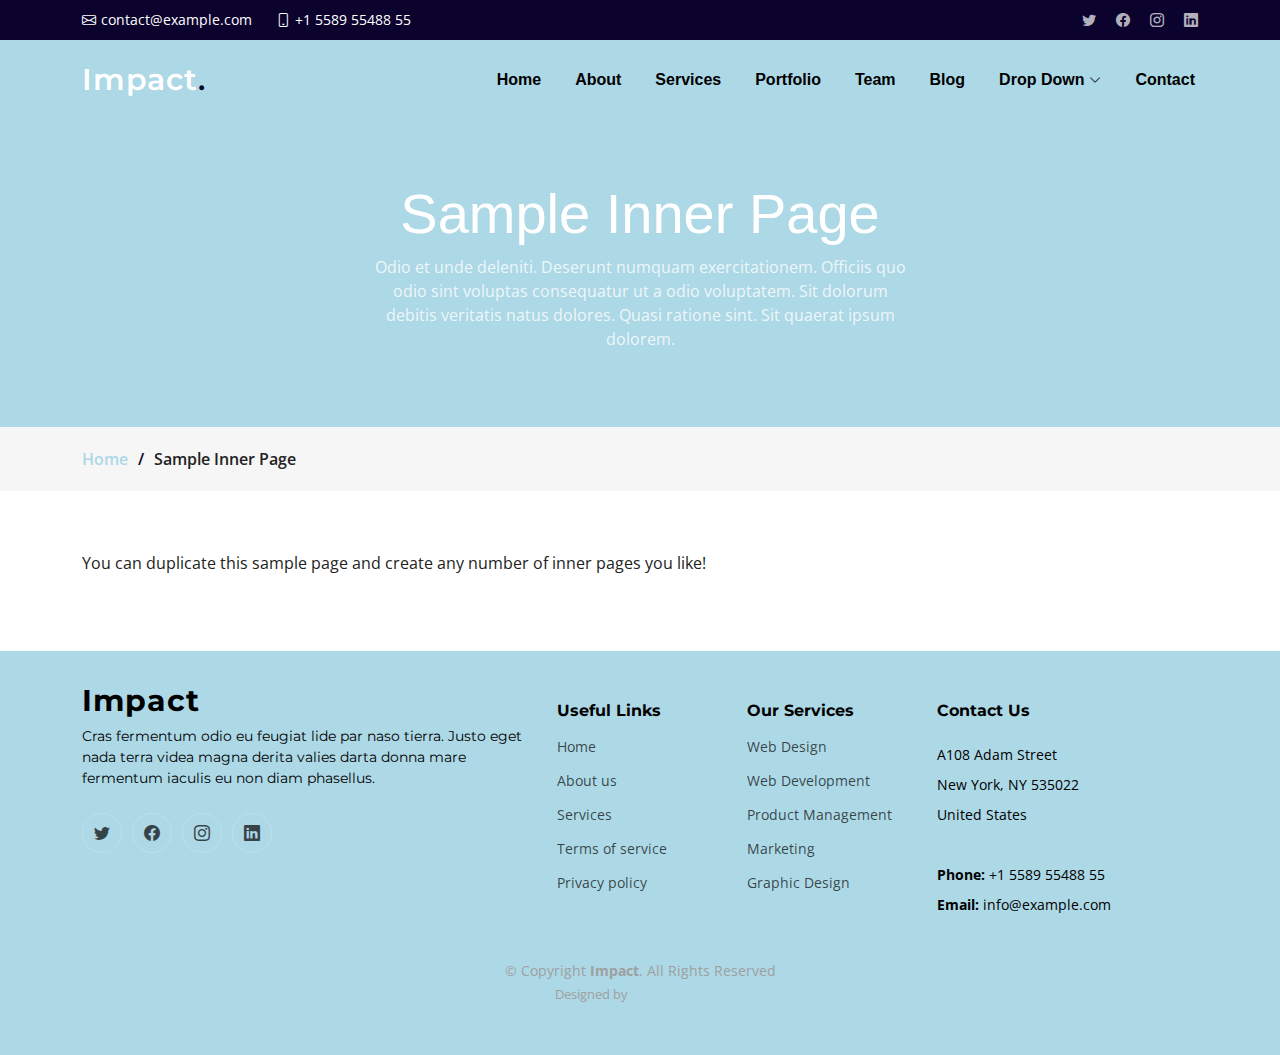
<file: sample-inner-page.html>
<!DOCTYPE html>
<html lang="en">

<head>
  <meta charset="utf-8">
  <meta content="width=device-width, initial-scale=1.0" name="viewport">

  <title>[Template] Sample Inner Page</title>
  <meta content="" name="description">
  <meta content="" name="keywords">

  <!-- Favicons -->
  <link href="assets/img/favicon.png" rel="icon">
  <link href="assets/img/apple-touch-icon.png" rel="apple-touch-icon">

  <!-- Google Fonts -->
  <link rel="preconnect" href="https://fonts.googleapis.com">
  <link rel="preconnect" href="https://fonts.gstatic.com" crossorigin>
  <link href="https://fonts.googleapis.com/css2?family=Open+Sans:ital,wght@0,300;0,400;0,500;0,600;0,700;1,300;1,400;1,600;1,700&family=Montserrat:ital,wght@0,300;0,400;0,500;0,600;0,700;1,300;1,400;1,500;1,600;1,700&family=Raleway:ital,wght@0,300;0,400;0,500;0,600;0,700;1,300;1,400;1,500;1,600;1,700&display=swap" rel="stylesheet">

  <!-- Vendor CSS Files -->
  <link href="assets/vendor/bootstrap/css/bootstrap.min.css" rel="stylesheet">
  <link href="assets/vendor/bootstrap-icons/bootstrap-icons.css" rel="stylesheet">
  <link href="assets/vendor/aos/aos.css" rel="stylesheet">
  <link href="assets/vendor/glightbox/css/glightbox.min.css" rel="stylesheet">
  <link href="assets/vendor/swiper/swiper-bundle.min.css" rel="stylesheet">

  <!-- Template Main CSS File -->
  <link href="assets/css/main.css" rel="stylesheet">

  <!-- =======================================================
  * Template Name: Impact
  * Updated: Sep 18 2023 with Bootstrap v5.3.2
  * Template URL: https://bootstrapmade.com/impact-bootstrap-business-website-template/
  * Author: BootstrapMade.com
  * License: https://bootstrapmade.com/license/
  ======================================================== -->
</head>

<body>

  <!-- ======= Header ======= -->
  <section id="topbar" class="topbar d-flex align-items-center">
    <div class="container d-flex justify-content-center justify-content-md-between">
      <div class="contact-info d-flex align-items-center">
        <i class="bi bi-envelope d-flex align-items-center"><a href="mailto:contact@example.com">contact@example.com</a></i>
        <i class="bi bi-phone d-flex align-items-center ms-4"><span>+1 5589 55488 55</span></i>
      </div>
      <div class="social-links d-none d-md-flex align-items-center">
        <a href="#" class="twitter"><i class="bi bi-twitter"></i></a>
        <a href="#" class="facebook"><i class="bi bi-facebook"></i></a>
        <a href="#" class="instagram"><i class="bi bi-instagram"></i></a>
        <a href="#" class="linkedin"><i class="bi bi-linkedin"></i></i></a>
      </div>
    </div>
  </section><!-- End Top Bar -->

  <header id="header" class="header d-flex align-items-center">

    <div class="container-fluid container-xl d-flex align-items-center justify-content-between">
      <a href="index.html" class="logo d-flex align-items-center">
        <!-- Uncomment the line below if you also wish to use an image logo -->
        <!-- <img src="assets/img/logo.png" alt=""> -->
        <h1>Impact<span>.</span></h1>
      </a>
      <nav id="navbar" class="navbar">
        <ul>
          <li><a href="#hero">Home</a></li>
          <li><a href="#about">About</a></li>
          <li><a href="#services">Services</a></li>
          <li><a href="#portfolio">Portfolio</a></li>
          <li><a href="#team">Team</a></li>
          <li><a href="blog.html">Blog</a></li>
          <li class="dropdown"><a href="#"><span>Drop Down</span> <i class="bi bi-chevron-down dropdown-indicator"></i></a>
            <ul>
              <li><a href="#">Drop Down 1</a></li>
              <li class="dropdown"><a href="#"><span>Deep Drop Down</span> <i class="bi bi-chevron-down dropdown-indicator"></i></a>
                <ul>
                  <li><a href="#">Deep Drop Down 1</a></li>
                  <li><a href="#">Deep Drop Down 2</a></li>
                  <li><a href="#">Deep Drop Down 3</a></li>
                  <li><a href="#">Deep Drop Down 4</a></li>
                  <li><a href="#">Deep Drop Down 5</a></li>
                </ul>
              </li>
              <li><a href="#">Drop Down 2</a></li>
              <li><a href="#">Drop Down 3</a></li>
              <li><a href="#">Drop Down 4</a></li>
            </ul>
          </li>
          <li><a href="#contact">Contact</a></li>
        </ul>
      </nav><!-- .navbar -->

      <i class="mobile-nav-toggle mobile-nav-show bi bi-list"></i>
      <i class="mobile-nav-toggle mobile-nav-hide d-none bi bi-x"></i>

    </div>
  </header><!-- End Header -->
  <!-- End Header -->

  <main id="main">

    <!-- ======= Breadcrumbs ======= -->
    <div class="breadcrumbs">
      <div class="page-header d-flex align-items-center" style="background-image: url('');">
        <div class="container position-relative">
          <div class="row d-flex justify-content-center">
            <div class="col-lg-6 text-center">
              <h2>Sample Inner Page</h2>
              <p>Odio et unde deleniti. Deserunt numquam exercitationem. Officiis quo odio sint voluptas consequatur ut a odio voluptatem. Sit dolorum debitis veritatis natus dolores. Quasi ratione sint. Sit quaerat ipsum dolorem.</p>
            </div>
          </div>
        </div>
      </div>
      <nav>
        <div class="container">
          <ol>
            <li><a href="index.html">Home</a></li>
            <li>Sample Inner Page</li>
          </ol>
        </div>
      </nav>
    </div><!-- End Breadcrumbs -->

    <section class="sample-page">
      <div class="container" data-aos="fade-up">

        <p>
          You can duplicate this sample page and create any number of inner pages you like!
        </p>

      </div>
    </section>

  </main><!-- End #main -->

  <!-- ======= Footer ======= -->
  <footer id="footer" class="footer">

    <div class="container">
      <div class="row gy-4">
        <div class="col-lg-5 col-md-12 footer-info">
          <a href="index.html" class="logo d-flex align-items-center">
            <span>Impact</span>
          </a>
          <p>Cras fermentum odio eu feugiat lide par naso tierra. Justo eget nada terra videa magna derita valies darta donna mare fermentum iaculis eu non diam phasellus.</p>
          <div class="social-links d-flex mt-4">
            <a href="#" class="twitter"><i class="bi bi-twitter"></i></a>
            <a href="#" class="facebook"><i class="bi bi-facebook"></i></a>
            <a href="#" class="instagram"><i class="bi bi-instagram"></i></a>
            <a href="#" class="linkedin"><i class="bi bi-linkedin"></i></a>
          </div>
        </div>

        <div class="col-lg-2 col-6 footer-links">
          <h4>Useful Links</h4>
          <ul>
            <li><a href="#">Home</a></li>
            <li><a href="#">About us</a></li>
            <li><a href="#">Services</a></li>
            <li><a href="#">Terms of service</a></li>
            <li><a href="#">Privacy policy</a></li>
          </ul>
        </div>

        <div class="col-lg-2 col-6 footer-links">
          <h4>Our Services</h4>
          <ul>
            <li><a href="#">Web Design</a></li>
            <li><a href="#">Web Development</a></li>
            <li><a href="#">Product Management</a></li>
            <li><a href="#">Marketing</a></li>
            <li><a href="#">Graphic Design</a></li>
          </ul>
        </div>

        <div class="col-lg-3 col-md-12 footer-contact text-center text-md-start">
          <h4>Contact Us</h4>
          <p>
            A108 Adam Street <br>
            New York, NY 535022<br>
            United States <br><br>
            <strong>Phone:</strong> +1 5589 55488 55<br>
            <strong>Email:</strong> info@example.com<br>
          </p>

        </div>

      </div>
    </div>

    <div class="container mt-4">
      <div class="copyright">
        &copy; Copyright <strong><span>Impact</span></strong>. All Rights Reserved
      </div>
      <div class="credits">
        <!-- All the links in the footer should remain intact. -->
        <!-- You can delete the links only if you purchased the pro version. -->
        <!-- Licensing information: https://bootstrapmade.com/license/ -->
        <!-- Purchase the pro version with working PHP/AJAX contact form: https://bootstrapmade.com/impact-bootstrap-business-website-template/ -->
        Designed by <a href="https://bootstrapmade.com/">BootstrapMade</a>
      </div>
    </div>

  </footer><!-- End Footer -->
  <!-- End Footer -->

  <a href="#" class="scroll-top d-flex align-items-center justify-content-center"><i class="bi bi-arrow-up-short"></i></a>

  <div id="preloader"></div>

  <!-- Vendor JS Files -->
  <script src="assets/vendor/bootstrap/js/bootstrap.bundle.min.js"></script>
  <script src="assets/vendor/aos/aos.js"></script>
  <script src="assets/vendor/glightbox/js/glightbox.min.js"></script>
  <script src="assets/vendor/purecounter/purecounter_vanilla.js"></script>
  <script src="assets/vendor/swiper/swiper-bundle.min.js"></script>
  <script src="assets/vendor/isotope-layout/isotope.pkgd.min.js"></script>
  <script src="assets/vendor/php-email-form/validate.js"></script>

  <!-- Template Main JS File -->
  <script src="assets/js/main.js"></script>

</body>

</html>
</file>
<file: assets/css/main.css>
/**
* Template Name: Impact
* Updated: Sep 18 2023 with Bootstrap v5.3.2
* Template URL: https://bootstrapmade.com/impact-bootstrap-business-website-template/
* Author: BootstrapMade.com
* License: https://bootstrapmade.com/license/
*/

/*--------------------------------------------------------------
# Set main reusable colors and fonts using CSS variables
# Learn more about CSS variables at https://developer.mozilla.org/en-US/docs/Web/CSS/Using_CSS_custom_properties
--------------------------------------------------------------*/
/* Fonts */
:root {
  --font-default: "Open Sans", system-ui, -apple-system, "Segoe UI", Roboto, "Helvetica Neue", Arial, "Noto Sans", "Liberation Sans", sans-serif, "Apple Color Emoji", "Segoe UI Emoji", "Segoe UI Symbol", "Noto Color Emoji";
  --font-primary: "Montserrat", sans-serif;
  --font-secondary: "Poppins", sans-serif;
}

/* Colors */
:root {
  --color-default: #222222;
  --color-primary: #ADD8E6;
  --color-secondary: #0b032e;
}

/* Smooth scroll behavior */
:root {
  scroll-behavior: smooth;
}

/*--------------------------------------------------------------
# General
--------------------------------------------------------------*/
body {
  font-family: var(--font-default);
  color: var(--color-default);
}

a {
  color: var(--color-primary);
  text-decoration: none;
}

a:hover {
  color: #0b032e;
  text-decoration: none;
}

h1,
h2,
h3,
h4,
h5,
h6 {
  font-family: var(--font-primary);
}

/*--------------------------------------------------------------
# Sections & Section Header
--------------------------------------------------------------*/
section {
  padding: 60px 0;
  overflow: hidden;
}

.sections-bg {
  background-color: #f6f6f6;
}

.section-header {
  text-align: center;
  padding-bottom: 60px;
}

.section-header h2 {
  font-size: 32px;
  font-weight: 600;
  margin-bottom: 20px;
  padding-bottom: 20px;
  position: relative;
}

.section-header h2:after {
  content: "";
  position: absolute;
  display: block;
  width: 50px;
  height: 3px;
  background: var(--color-primary);
  left: 0;
  right: 0;
  bottom: 0;
  margin: auto;
}

.section-header p {
  margin-bottom: 0;
  color: #6f6f6f;
}

/*--------------------------------------------------------------
# Breadcrumbs
--------------------------------------------------------------*/
.breadcrumbs .page-header {
  padding: 60px 0 60px 0;
  min-height: 20vh;
  position: relative;
  background-color: var(--color-primary);
}

.breadcrumbs .page-header h2 {
  font-size: 56px;
  font-weight: 500;
  color: #fff;
  font-family: var(--font-secondary);
}

.breadcrumbs .page-header p {
  color: rgba(255, 255, 255, 0.8);
}

.breadcrumbs nav {
  background-color: #f6f6f6;
  padding: 20px 0;
}

.breadcrumbs nav ol {
  display: flex;
  flex-wrap: wrap;
  list-style: none;
  margin: 0;
  padding: 0;
  font-size: 16px;
  font-weight: 600;
  color: var(--color-default);
}

.breadcrumbs nav ol a {
  color: var(--color-primary);
  transition: 0.3s;
}

.breadcrumbs nav ol a:hover {
  text-decoration: underline;
}

.breadcrumbs nav ol li+li {
  padding-left: 10px;
}

.breadcrumbs nav ol li+li::before {
  display: inline-block;
  padding-right: 10px;
  color: var(--color-secondary);
  content: "/";
}

/*--------------------------------------------------------------
# Scroll top button
--------------------------------------------------------------*/
.scroll-top {
  position: fixed;
  visibility: hidden;
  opacity: 0;
  right: 15px;
  bottom: -15px;
  z-index: 99999;
  background: var(--color-secondary);
  width: 44px;
  height: 44px;
  border-radius: 50px;
  transition: all 0.4s;
  /* border-color: #000; */
}

.scroll-top i {
  font-size: 24px;
  color: #ADD8E6;
  line-height: 0;
}

.scroll-top:hover {
  background: #ec5707;
  color: #ffffff;
  /* border-color: #000; */
}

.scroll-top.active {
  visibility: visible;
  opacity: 1;
  bottom: 15px;
}

/*--------------------------------------------------------------
# Preloader
--------------------------------------------------------------*/
#preloader {
  position: fixed;
  inset: 0;
  z-index: 999999;
  overflow: hidden;
  background: #fff;
  transition: all 0.6s ease-out;
}

#preloader:before {
  content: "";
  position: fixed;
  top: calc(50% - 30px);
  left: calc(50% - 30px);
  border: 6px solid #fff;
  border-color: var(--color-primary) transparent var(--color-primary) transparent;
  border-radius: 50%;
  width: 60px;
  height: 60px;
  animation: animate-preloader 1.5s linear infinite;
}

@keyframes animate-preloader {
  0% {
    transform: rotate(0deg);
  }

  100% {
    transform: rotate(360deg);
  }
}

/*--------------------------------------------------------------
# Disable aos animation delay on mobile devices
--------------------------------------------------------------*/
@media screen and (max-width: 768px) {
  [data-aos-delay] {
    transition-delay: 0 !important;
  }
}

/*--------------------------------------------------------------
# Header
--------------------------------------------------------------*/
.topbar {
  background: #0b032e;
  height: 40px;
  font-size: 14px;
  transition: all 0.5s;
  color: #fff;
  padding: 0;
}

.topbar .contact-info i {
  font-style: normal;
  color: #fff;
  line-height: 0;
}

.topbar .contact-info i a,
.topbar .contact-info i span {
  padding-left: 5px;
  color: #fff;
}

@media (max-width: 575px) {

  .topbar .contact-info i a,
  .topbar .contact-info i span {
    font-size: 13px;
  }
}

.topbar .contact-info i a {
  line-height: 0;
  transition: 0.3s;
}

.topbar .contact-info i a:hover {
  color: #fff;
  text-decoration: underline;
}

.topbar .social-links a {
  color: rgba(255, 255, 255, 0.7);
  line-height: 0;
  transition: 0.3s;
  margin-left: 20px;
}

.topbar .social-links a:hover {
  color: #fff;
}

.header {
  transition: all 0.5s;
  z-index: 997;
  height: 80px;
  background-color: var(--color-primary);
}

.header.sticked {
  position: fixed;
  top: 0;
  right: 0;
  left: 0;
  height: 70px;
  box-shadow: 0px 2px 20px rgba(0, 0, 0, 0.1);
}

.header .logo img {
  max-height: 60px;
  margin-right: 20px;
}

.header .logo h1 {
  font-size: 30px;
  margin: 0;
  font-weight: 600;
  letter-spacing: 0.8px;
  color: #fff;
  font-family: var(--font-primary);
}

.header .logo h1 span {
  color: #0b032e;
}

.sticked-header-offset {
  margin-top: 70px;
}

section {
  scroll-margin-top: 70px;
}

/*--------------------------------------------------------------
# Desktop Navigation
--------------------------------------------------------------*/
@media (min-width: 1280px) {
  .navbar {
    padding: 0;
  }

  .navbar ul {
    margin: 0;
    padding: 0;
    display: flex;
    list-style: none;
    align-items: center;
  }

  .navbar li {
    position: relative;
  }

  .navbar>ul>li {
    white-space: nowrap;
    padding: 10px 0 10px 28px;
  }

  .navbar a,
  .navbar a:focus {
    display: flex;
    align-items: center;
    justify-content: space-between;
    padding: 0 3px;
    font-family: var(--font-secondary);
    font-size: 16px;
    font-weight: 600;
    color: black;
    white-space: nowrap;
    transition: 0.3s;
    position: relative;
  }

  .navbar a i,
  .navbar a:focus i {
    font-size: 12px;
    line-height: 0;
    margin-left: 5px;
  }

  .navbar>ul>li>a:before {
    content: "";
    position: absolute;
    width: 100%;
    height: 2px;
    bottom: -6px;
    left: 0;
    background-color: var(--color-secondary);
    visibility: hidden;
    width: 0px;
    transition: all 0.3s ease-in-out 0s;
  }

  .navbar a:hover:before,
  .navbar li:hover>a:before,
  .navbar .active:before {
    visibility: visible;
    width: 100%;
  }

  .navbar a:hover,
  .navbar .active,
  .navbar .active:focus,
  .navbar li:hover>a {
    color: white;
  }

  .navbar .dropdown ul {
    display: block;
    position: absolute;
    left: 28px;
    top: calc(100% + 30px);
    margin: 0;
    padding: 10px 0;
    z-index: 99;
    opacity: 0;
    visibility: hidden;
    background: #fff;
    box-shadow: 0px 0px 30px rgba(127, 137, 161, 0.25);
    transition: 0.3s;
    border-radius: 4px;
  }

  .navbar .dropdown ul li {
    min-width: 200px;
  }

  .navbar .dropdown ul a {
    padding: 10px 20px;
    font-size: 15px;
    text-transform: none;
    font-weight: 600;
    color: #006a5d;
  }

  .navbar .dropdown ul a i {
    font-size: 12px;
  }

  .navbar .dropdown ul a:hover,
  .navbar .dropdown ul .active:hover,
  .navbar .dropdown ul li:hover>a {
    color: var(--color-secondary);
  }

  .navbar .dropdown:hover>ul {
    opacity: 1;
    top: 100%;
    visibility: visible;
  }

  .navbar .dropdown .dropdown ul {
    top: 0;
    left: calc(100% - 30px);
    visibility: hidden;
  }

  .navbar .dropdown .dropdown:hover>ul {
    opacity: 1;
    top: 0;
    left: 100%;
    visibility: visible;
  }
}

@media (min-width: 1280px) and (max-width: 1366px) {
  .navbar .dropdown .dropdown ul {
    left: -90%;
  }

  .navbar .dropdown .dropdown:hover>ul {
    left: -100%;
  }
}

@media (min-width: 1280px) {

  .mobile-nav-show,
  .mobile-nav-hide {
    display: none;
  }
}

/*--------------------------------------------------------------
# Mobile Navigation
--------------------------------------------------------------*/
@media (max-width: 1279px) {
  .navbar {
    position: fixed;
    top: 0;
    right: -100%;
    width: 100%;
    max-width: 400px;
    bottom: 0;
    transition: 0.3s;
    z-index: 9997;
  }

  .navbar ul {
    position: absolute;
    inset: 0;
    padding: 50px 0 10px 0;
    margin: 0;
    background: rgba(0, 131, 116, 0.9);
    overflow-y: auto;
    transition: 0.3s;
    z-index: 9998;
  }

  .navbar a,
  .navbar a:focus {
    display: flex;
    align-items: center;
    justify-content: space-between;
    padding: 10px 20px;
    font-family: var(--font-primary);
    font-size: 15px;
    font-weight: 600;
    color: rgba(255, 255, 255, 0.7);
    white-space: nowrap;
    transition: 0.3s;
  }

  .navbar a i,
  .navbar a:focus i {
    font-size: 12px;
    line-height: 0;
    margin-left: 5px;
  }

  .navbar a:hover,
  .navbar .active,
  .navbar .active:focus,
  .navbar li:hover>a {
    color: #fff;
  }

  .navbar .getstarted,
  .navbar .getstarted:focus {
    background: var(--color-primary);
    padding: 8px 20px;
    border-radius: 4px;
    margin: 15px;
    color: #fff;
  }

  .navbar .getstarted:hover,
  .navbar .getstarted:focus:hover {
    color: #fff;
    background: rgba(0, 131, 116, 0.8);
  }

  .navbar .dropdown ul,
  .navbar .dropdown .dropdown ul {
    position: static;
    display: none;
    padding: 10px 0;
    margin: 10px 20px;
    transition: all 0.5s ease-in-out;
    background-color: #007466;
    border: 1px solid #006459;
  }

  .navbar .dropdown>.dropdown-active,
  .navbar .dropdown .dropdown>.dropdown-active {
    display: block;
  }

  .mobile-nav-show {
    color: rgba(255, 255, 255, 0.6);
    font-size: 28px;
    cursor: pointer;
    line-height: 0;
    transition: 0.5s;
    z-index: 9999;
    margin-right: 10px;
  }

  .mobile-nav-hide {
    color: #fff;
    font-size: 32px;
    cursor: pointer;
    line-height: 0;
    transition: 0.5s;
    position: fixed;
    right: 20px;
    top: 20px;
    z-index: 9999;
  }

  .mobile-nav-active {
    overflow: hidden;
  }

  .mobile-nav-active .navbar {
    right: 0;
  }

  .mobile-nav-active .navbar:before {
    content: "";
    position: fixed;
    inset: 0;
    background: rgba(0, 106, 93, 0.8);
    z-index: 9996;
  }
}
/*--------------------------------------------------------------
# Hero Section
--------------------------------------------------------------*/
#hero {
  width: 100%;
  height: 70vh;
  background-color: rgba(9, 9, 9, 0.8);
  overflow: hidden;
  position: relative;
}

#hero .carousel,
#hero .carousel-inner,
#hero .carousel-item,
#hero .carousel-item::before {
  background-size: cover;
  background-position: center;
  background-repeat: no-repeat;
  position: absolute;
  top: 0;
  right: 0;
  left: 0;
  bottom: 0;
}

#hero .carousel-item::before {
  content: "";
  background-color: rgba(45, 103, 60, 0.8);
}

#hero .carousel-container {
  display: flex;
  justify-content: center;
  align-items: center;
  position: absolute;
  bottom: 0;
  top: 0;
  left: 50px;
  right: 50px;
}

#hero .container {
  text-align: center;
}

#hero h2 {
  color: #fff;
  margin-bottom: 20px;
  font-size: 48px;
  font-weight: 700;
}

#hero p {
  animation-delay: 0.4s;
  margin: 0 auto 30px auto;
  color: #fff;
}

#hero .carousel-inner .carousel-item {
  transition-property: opacity;
  background-position: center top;
}

#hero .carousel-inner .carousel-item,
#hero .carousel-inner .active.carousel-item-start,
#hero .carousel-inner .active.carousel-item-end {
  opacity: 0;
}

#hero .carousel-inner .active,
#hero .carousel-inner .carousel-item-next.carousel-item-start,
#hero .carousel-inner .carousel-item-prev.carousel-item-end {
  opacity: 1;
  transition: 0.5s;
}

#hero .carousel-control-next-icon,
#hero .carousel-control-prev-icon {
  background: none;
  font-size: 30px;
  line-height: 0;
  width: auto;
  height: auto;
  background: rgba(255, 255, 255, 0.2);
  border-radius: 50px;
  transition: 0.3s;
  color: rgba(255, 255, 255, 0.5);
  width: 54px;
  height: 54px;
  display: flex;
  align-items: center;
  justify-content: center;
}

#hero .carousel-control-next-icon:hover,
#hero .carousel-control-prev-icon:hover {
  background: rgba(255, 255, 255, 0.3);
  color: rgba(255, 255, 255, 0.8);
}

#hero .carousel-indicators li {
  list-style-type: none;
  cursor: pointer;
  background: #fff;
  overflow: hidden;
  border: 0;
  width: 12px;
  height: 12px;
  border-radius: 50px;
  opacity: 0.6;
  transition: 0.3s;
}

#hero .carousel-indicators li.active {
  opacity: 1;
  background: #5cb874;
}

#hero .btn-get-started {
  font-family: "Raleway", sans-serif;
  font-weight: 500;
  font-size: 14px;
  letter-spacing: 1px;
  display: inline-block;
  padding: 14px 32px;
  border-radius: 4px;
  transition: 0.5s;
  line-height: 1;
  color: #fff;
  animation-delay: 0.8s;
  background: #5cb874;
}

#hero .btn-get-started:hover {
  background: #6ec083;
}

@media (max-width: 992px) {
  #hero {
    height: 100vh;
  }

  #hero .carousel-container {
    top: 66px;
  }
}

@media (max-width: 768px) {
  #hero h2 {
    font-size: 28px;
  }
}

@media (min-width: 1024px) {

  #hero .carousel-control-prev,
  #hero .carousel-control-next {
    width: 5%;
  }
}

@media (max-height: 500px) {
  #hero {
    height: 120vh;
  }
}

/*--------------------------------------------------------------
# Sections General
--------------------------------------------------------------*/
section {
  padding: 60px 0;
}

.section-bg {
  background-color: #f8fcf9;
}

.section-title {
  text-align: center;
  padding-bottom: 30px;
}

.section-title h2 {
  font-size: 32px;
  font-weight: bold;
  text-transform: uppercase;
  margin-bottom: 20px;
  padding-bottom: 20px;
  position: relative;
}

.section-title h2::before {
  content: "";
  position: absolute;
  display: block;
  width: 120px;
  height: 1px;
  background: #ddd;
  bottom: 1px;
  left: calc(50% - 60px);
}

.section-title h2::after {
  content: "";
  position: absolute;
  display: block;
  width: 40px;
  height: 3px;
  background: #5cb874;
  bottom: 0;
  left: calc(50% - 20px);
}

.section-title p {
  margin-bottom: 0;
  font-size: 14px;
  color: #919191;
}

/*--------------------------------------------------------------
# Featured Services
--------------------------------------------------------------*/
.featured-services {
  padding: 20px 0;
}

.featured-services .icon-box {
  padding: 20px;
  border-style: solid;
  border-width:thin;
  border-color: #ebebeb;
}

.featured-services .icon-box-bg {
  background-image: linear-gradient(0deg, #222222 0%, #2f2f2f 50%, #222222 100%);
}

.featured-services .icon {
  margin-bottom: 15px;
}

.featured-services .icon i {
  color: #5cb874;
  font-size: 42px;
}

.featured-services .title {
  font-weight: 700;
  margin-bottom: 15px;
  font-size: 18px;
}

.featured-services .title a {
  color: #222222;
  transition: 0.3s;
}

.featured-services .icon-box:hover .title a {
  color: #5cb874;
}

.featured-services .description {
  line-height: 24px;
  font-size: 14px;
}

/*--------------------------------------------------------------
# About Us Section
--------------------------------------------------------------*/
.about h3 {
  font-weight: 700;
  font-size: 28px;
  margin-bottom: 20px;
  font-family: var(--font-secondary);
}

.about .call-us {
  left: 10%;
  right: 10%;
  bottom: 0;
  background-color: #fff;
  box-shadow: 0px 2px 25px rgba(0, 0, 0, 0.08);
  padding: 20px;
  text-align: center;
}

.about .call-us h4 {
  font-size: 24px;
  font-weight: 700;
  margin-bottom: 5px;
}

.about .call-us p {
  font-size: 28px;
  font-weight: 700;
  color: var(--color-primary);
}

.about .content ul {
  list-style: none;
  padding: 0;
}

.about .content ul li {
  padding: 0 0 10px 30px;
  position: relative;
}

.about .content ul i {
  position: absolute;
  font-size: 20px;
  left: 0;
  top: -3px;
  color: var(--color-primary);
}

.about .content p:last-child {
  margin-bottom: 0;
}

.about .play-btn {
  width: 94px;
  height: 94px;
  background: radial-gradient(var(--color-primary) 50%, rgba(0, 131, 116, 0.4) 52%);
  border-radius: 50%;
  display: block;
  position: absolute;
  left: calc(50% - 47px);
  top: calc(50% - 47px);
  overflow: hidden;
}

.about .play-btn:before {
  content: "";
  position: absolute;
  width: 120px;
  height: 120px;
  animation-delay: 0s;
  animation: pulsate-btn 2s;
  animation-direction: forwards;
  animation-iteration-count: infinite;
  animation-timing-function: steps;
  opacity: 1;
  border-radius: 50%;
  border: 5px solid rgba(0, 131, 116, 0.7);
  top: -15%;
  left: -15%;
  background: rgba(198, 16, 0, 0);
}

.about .play-btn:after {
  content: "";
  position: absolute;
  left: 50%;
  top: 50%;
  transform: translateX(-40%) translateY(-50%);
  width: 0;
  height: 0;
  border-top: 10px solid transparent;
  border-bottom: 10px solid transparent;
  border-left: 15px solid #fff;
  z-index: 100;
  transition: all 400ms cubic-bezier(0.55, 0.055, 0.675, 0.19);
}

.about .play-btn:hover:before {
  content: "";
  position: absolute;
  left: 50%;
  top: 50%;
  transform: translateX(-40%) translateY(-50%);
  width: 0;
  height: 0;
  border: none;
  border-top: 10px solid transparent;
  border-bottom: 10px solid transparent;
  border-left: 15px solid #fff;
  z-index: 200;
  animation: none;
  border-radius: 0;
}

.about .play-btn:hover:after {
  border-left: 15px solid var(--color-primary);
  transform: scale(20);
}

@keyframes pulsate-btn {
  0% {
    transform: scale(0.6, 0.6);
    opacity: 1;
  }

  100% {
    transform: scale(1, 1);
    opacity: 0;
  }
}

/*--------------------------------------------------------------
# Clients Section
--------------------------------------------------------------*/
.clients {
  padding: 40px 0;
}

.clients .swiper {
  padding: 10px 0;
}

.clients .swiper-slide img {
  transition: 0.3s;
}

.clients .swiper-slide img:hover {
  transform: scale(1.1);
}

.clients .swiper-pagination {
  margin-top: 20px;
  position: relative;
}

.clients .swiper-pagination .swiper-pagination-bullet {
  width: 12px;
  height: 12px;
  background-color: #fff;
  opacity: 1;
  background-color: #ddd;
}

.clients .swiper-pagination .swiper-pagination-bullet-active {
  background-color: var(--color-primary);
}

/*--------------------------------------------------------------
# Stats Counter Section
--------------------------------------------------------------*/
.stats-counter {
  padding: 40px 0;
}
/* 
.stats-counter .stats-item {
  padding: 20px 0;
  border-bottom: 1px solid #e4e4e4;
} */

/* .stats-counter .stats-item .purecounter {
  min-width: 90px;
  padding-right: 15px;
  text-align: center;
} */


/* .stats-counter .stats-item i {
  font-size: 44px;
  line-height: 0;
  text-align: center;
  margin-right: 15px;
} */

.stats-counter .stats-item span {
  font-size: 40px;
  /* display: block; */
  font-weight: 700;
  color: var(--color-primary);
  /* text-align: center;
  padding: 5px; */
  /* line-height: 40px; */
}

.stats-counter .stats-item p{
  margin: 0;
  font-family: var(--font-primary);
  font-size: 25px;
  align-items: center;
}

.stats-item {
  text-align: center;
  display: flex;
  justify-content: center;
  align-items: center;
}

/*--------------------------------------------------------------
# Call To Action Section
--------------------------------------------------------------*/
.call-to-action .container {
  background: linear-gradient(rgba(0, 0, 0, 0.5), rgba(0, 0, 0, 0.5)), url("../img/cta-bg.jpg") center center;
  background-size: cover;
  padding: 100px 60px;
  border-radius: 15px;
  overflow: hidden;
}

.call-to-action h3 {
  color: #fff;
  font-size: 28px;
  font-weight: 700;
  margin-bottom: 20px;
}

.call-to-action p {
  color: #fff;
  margin-bottom: 20px;
}

.call-to-action .play-btn {
  width: 94px;
  height: 94px;
  margin-bottom: 20px;
  background: radial-gradient(var(--color-primary) 50%, rgba(0, 131, 116, 0.4) 52%);
  border-radius: 50%;
  display: inline-block;
  position: relative;
  overflow: hidden;
}

.call-to-action .play-btn:before {
  content: "";
  position: absolute;
  width: 120px;
  height: 120px;
  animation-delay: 0s;
  animation: pulsate-btn 2s;
  animation-direction: forwards;
  animation-iteration-count: infinite;
  animation-timing-function: steps;
  opacity: 1;
  border-radius: 50%;
  border: 5px solid rgba(0, 131, 116, 0.7);
  top: -15%;
  left: -15%;
  background: rgba(198, 16, 0, 0);
}

.call-to-action .play-btn:after {
  content: "";
  position: absolute;
  left: 50%;
  top: 50%;
  transform: translateX(-40%) translateY(-50%);
  width: 0;
  height: 0;
  border-top: 10px solid transparent;
  border-bottom: 10px solid transparent;
  border-left: 15px solid #fff;
  z-index: 100;
  transition: all 400ms cubic-bezier(0.55, 0.055, 0.675, 0.19);
}

.call-to-action .play-btn:hover:before {
  content: "";
  position: absolute;
  left: 50%;
  top: 50%;
  transform: translateX(-40%) translateY(-50%);
  width: 0;
  height: 0;
  border: none;
  border-top: 10px solid transparent;
  border-bottom: 10px solid transparent;
  border-left: 15px solid #fff;
  z-index: 200;
  animation: none;
  border-radius: 0;
}

.call-to-action .play-btn:hover:after {
  border-left: 15px solid var(--color-primary);
  transform: scale(20);
}

.call-to-action .cta-btn {
  font-family: var(--font-primary);
  font-weight: 500;
  font-size: 16px;
  letter-spacing: 1px;
  display: inline-block;
  padding: 12px 48px;
  border-radius: 50px;
  transition: 0.5s;
  margin: 10px;
  border: 2px solid #fff;
  color: #fff;
}

.call-to-action .cta-btn:hover {
  background: var(--color-primary);
  border: 2px solid var(--color-primary);
}

@keyframes pulsate-btn {
  0% {
    transform: scale(0.6, 0.6);
    opacity: 1;
  }

  100% {
    transform: scale(1, 1);
    opacity: 0;
  }
}

/*--------------------------------------------------------------
# Our Services Section
--------------------------------------------------------------*/
.services {
  padding: 60px 0;
}

.services .service-item {
  padding: 40px;
  background: #fff;
  height: 100%;
  border-radius: 10px;
}

.services .service-item .icon {
  /* width: 200px;
  height: 150px; */
  /* position: center; */
  /* text-align: center; */
  /* display:inherit; */
  margin-bottom: 50px;
}

.services .service-item .icon a img{
 height: 200px;
 width: 100%;
 position: center;
}

.services .service-item .icon i {
  color: var(--color-default);
  font-size: 56px;
  transition: ease-in-out 0.3s;
  z-index: 2;
  position: relative;
}

/* .services .service-item .icon:before {
  position: absolute;
  content: "";
  height: 100%;
  width: 100%;
  background: #eeeeee;
  border-radius: 50px;
  z-index: 1;
  top: 10px;
  right: -20px;
  transition: 0.3s;
} */

.services .service-item h3 {
  color: var(--color-default);
  font-weight: 700;
  margin: 0 0 20px 0;
  padding-bottom: 8px;
  font-size: 22px;
  /* text-align: center; */
  position: relative;
  display: inline-block;
  border-bottom: 4px solid #eeeeee;
  transition: 0.3s;
}

.services .service-item p {
  line-height: 24px;
  font-size: 14px;
  margin-bottom: 0;
}

.services .service-item .readmore {
  margin-top: 15px;
  display: inline-block;
  color: var(--color-primary);
}

.services .service-item:hover .icon:before {
  background: #ADD8E6;
}

.services .service-item:hover h3 {
  border-color: var(--color-primary);
}

/*--------------------------------------------------------------
# Testimonials Section
--------------------------------------------------------------*/
.testimonials .testimonial-wrap {
  padding-left: 10px;
}

.testimonials .testimonial-item {
  box-sizing: content-box;
  padding: 30px;
  margin: 30px 10px;
  box-shadow: 0px 0 15px rgba(0, 0, 0, 0.1);
  position: relative;
  background: #fff;
  border-radius: 10px;
}

.testimonials .testimonial-item .testimonial-img {
  width: 90px;
  border-radius: 50px;
  margin-right: 15px;
}

.testimonials .testimonial-item h3 {
  font-size: 18px;
  font-weight: bold;
  margin: 10px 0 5px 0;
  color: #000;
}

.testimonials .testimonial-item h4 {
  font-size: 14px;
  color: #999;
  margin: 0;
}

.testimonials .testimonial-item .stars {
  margin: 10px 0;
}

.testimonials .testimonial-item .stars i {
  color: #ffc107;
  margin: 0 1px;
}

.testimonials .testimonial-item .quote-icon-left,
.testimonials .testimonial-item .quote-icon-right {
  color: #009d8b;
  font-size: 26px;
  line-height: 0;
}

.testimonials .testimonial-item .quote-icon-left {
  display: inline-block;
  left: -5px;
  position: relative;
}

.testimonials .testimonial-item .quote-icon-right {
  display: inline-block;
  right: -5px;
  position: relative;
  top: 10px;
  transform: scale(-1, -1);
}

.testimonials .testimonial-item p {
  font-style: italic;
  margin: 15px auto 15px auto;
}

.testimonials .swiper-pagination {
  margin-top: 20px;
  position: relative;
}

.testimonials .swiper-pagination .swiper-pagination-bullet {
  width: 12px;
  height: 12px;
  background-color: rgba(0, 0, 0, 0.2);
  opacity: 1;
}

.testimonials .swiper-pagination .swiper-pagination-bullet-active {
  background-color: var(--color-primary);
}

@media (max-width: 767px) {
  .testimonials .testimonial-wrap {
    padding-left: 0;
  }

  .testimonials .testimonial-item {
    padding: 30px;
    margin: 15px;
  }

  .testimonials .testimonial-item .testimonial-img {
    position: static;
    left: auto;
  }
}

/*--------------------------------------------------------------
# Portfolio Section
--------------------------------------------------------------*/
.portfolio .portfolio-flters {
  padding: 0 0 20px 0;
  margin: 0 auto;
  list-style: none;
  text-align: center;
}

.portfolio .portfolio-flters li {
  cursor: pointer;
  display: inline-block;
  padding: 0;
  font-size: 18px;
  font-weight: 500;
  margin: 0 10px;
  line-height: 1;
  transition: all 0.3s ease-in-out;
}

.portfolio .portfolio-flters li:hover,
.portfolio .portfolio-flters li.filter-active {
  color: var(--color-primary);
}

.portfolio .portfolio-flters li:first-child {
  margin-left: 0;
}

.portfolio .portfolio-flters li:last-child {
  margin-right: 0;
}

@media (max-width: 575px) {
  .portfolio .portfolio-flters li {
    font-size: 14px;
    margin: 0 5px;
  }
}

.portfolio .portfolio-wrap {
  box-shadow: 0px 10px 30px rgba(0, 0, 0, 0.1);
  border-radius: 10px;
  height: 100%;
  overflow: hidden;
}

.portfolio .portfolio-wrap img {
  transition: 0.3s;
  position: relative;
  z-index: 1;
}

.portfolio .portfolio-wrap .portfolio-info {
  padding: 25px 20px;
  background-color: #fff;
  position: relative;
  border-top: 1px solid #f3f3f3;
  z-index: 2;
}

.portfolio .portfolio-wrap .portfolio-info h4 {
  font-size: 18px;
  font-weight: 600;
  padding-right: 50px;
}

.portfolio .portfolio-wrap .portfolio-info h4 a {
  color: var(--color-default);
  transition: 0.3s;
}

.portfolio .portfolio-wrap .portfolio-info h4 a:hover {
  color: var(--color-primary);
}

.portfolio .portfolio-wrap .portfolio-info p {
  color: #6c757d;
  font-size: 14px;
  margin-bottom: 0;
  padding-right: 50px;
}

.portfolio .portfolio-wrap:hover img {
  transform: scale(1.1);
}

/*--------------------------------------------------------------
# Portfolio Details Section
--------------------------------------------------------------*/
.portfolio-details .portfolio-details-slider img {
  width: 100%;
}

.portfolio-details .portfolio-details-slider .swiper-pagination .swiper-pagination-bullet {
  width: 12px;
  height: 12px;
  background-color: rgba(255, 255, 255, 0.7);
  opacity: 1;
}

.portfolio-details .portfolio-details-slider .swiper-pagination .swiper-pagination-bullet-active {
  background-color: var(--color-primary);
}

.portfolio-details .swiper-button-prev,
.portfolio-details .swiper-button-next {
  width: 48px;
  height: 48px;
}

.portfolio-details .swiper-button-prev:after,
.portfolio-details .swiper-button-next:after {
  color: rgba(255, 255, 255, 0.8);
  background-color: rgba(0, 0, 0, 0.2);
  font-size: 24px;
  border-radius: 50%;
  width: 48px;
  height: 48px;
  display: flex;
  align-items: center;
  justify-content: center;
  transition: 0.3s;
}

.portfolio-details .swiper-button-prev:hover:after,
.portfolio-details .swiper-button-next:hover:after {
  background-color: rgba(0, 0, 0, 0.6);
}

@media (max-width: 575px) {

  .portfolio-details .swiper-button-prev,
  .portfolio-details .swiper-button-next {
    display: none;
  }
}

.portfolio-details .portfolio-info h3 {
  font-size: 22px;
  font-weight: 700;
  margin-bottom: 20px;
  padding-bottom: 20px;
  position: relative;
}

.portfolio-details .portfolio-info h3:after {
  content: "";
  position: absolute;
  display: block;
  width: 50px;
  height: 3px;
  background: var(--color-primary);
  left: 0;
  bottom: 0;
}

.portfolio-details .portfolio-info ul {
  list-style: none;
  padding: 0;
  font-size: 15px;
}

.portfolio-details .portfolio-info ul li {
  display: flex;
  flex-direction: column;
  padding-bottom: 15px;
  font-size: 16px;
}

.portfolio-details .portfolio-info ul strong {
  text-transform: uppercase;
  font-weight: 400;
  color: #9c9c9c;
  font-size: 12px;
}

.portfolio-details .portfolio-info .btn-visit {
  padding: 8px 40px;
  background: var(--color-primary);
  color: #fff;
  border-radius: 50px;
  transition: 0.3s;
}

.portfolio-details .portfolio-info .btn-visit:hover {
  background: #009d8b;
}

.portfolio-details .portfolio-description h2 {
  font-size: 26px;
  font-weight: 700;
  margin-bottom: 20px;
}

.portfolio-details .portfolio-description p {
  padding: 0;
}

.portfolio-details .portfolio-description .testimonial-item {
  padding: 30px 30px 0 30px;
  position: relative;
  background: white;
  height: 100%;
  margin-bottom: 50px;
}

.portfolio-details .portfolio-description .testimonial-item .testimonial-img {
  width: 90px;
  border-radius: 50px;
  border: 6px solid #fff;
  float: left;
  margin: 0 10px 0 0;
}

.portfolio-details .portfolio-description .testimonial-item h3 {
  font-size: 18px;
  font-weight: bold;
  margin: 15px 0 5px 0;
  padding-top: 20px;
}

.portfolio-details .portfolio-description .testimonial-item h4 {
  font-size: 14px;
  color: #6c757d;
  margin: 0;
}

.portfolio-details .portfolio-description .testimonial-item .quote-icon-left,
.portfolio-details .portfolio-description .testimonial-item .quote-icon-right {
  color: #009d8b;
  font-size: 26px;
  line-height: 0;
}

.portfolio-details .portfolio-description .testimonial-item .quote-icon-left {
  display: inline-block;
  left: -5px;
  position: relative;
}

.portfolio-details .portfolio-description .testimonial-item .quote-icon-right {
  display: inline-block;
  right: -5px;
  position: relative;
  top: 10px;
  transform: scale(-1, -1);
}

.portfolio-details .portfolio-description .testimonial-item p {
  font-style: italic;
  margin: 0 0 15px 0 0 0;
  padding: 0;
}

/*--------------------------------------------------------------
# Our Team Section
--------------------------------------------------------------*/
.team .member {
  text-align: center;
  background: #fff;
  border-radius: 10px;
  /* padding: 15px; */
  overflow: hidden;
  box-shadow: 0px 2px 25px rgba(0, 0, 0, 0.1);
}

.team .member img {
  /* border-radius: 10px; */
  overflow: hidden;
}


.team .member .member-content {
  padding: 0 20px 30px 20px;
}

.team .member h4 {
  font-weight: 700;
  margin-top: 16px;
  margin-bottom: 2px;
  font-size: 20px;
}

.team .member span {
  font-style: italic;
  display: block;
  font-size: 14px;
  color: #6c757d;
  /* padding-bottom: 15px; */
}

.team .member p {
  padding-top: 10px;
  font-size: 14px;
  font-style: italic;
  color: #6c757d;
  /* padding-bottom: 10px; */
}

.team .member .social {
  margin-top: 15px;
  margin-bottom: 10px;
  display: flex;
  align-items: center;
  justify-content: space-around;
  /* display: none; */
}

.team .member .social a {
  color: #a2a2a2;
  transition: 0.3s;
  border-radius: 50%;
  width: 40px;
  height: 40px;
  display: flex;
  align-items: center;
  justify-content: center;
  border: 1px solid #bbbbbb;
}

.team .member .social a:hover {
  color: var(--color-primary);
  border-color: var(--color-primary);
}

.team .member .social i {
  font-size: 18px;
  margin: 0 2px;
}

/*--------------------------------------------------------------
# Pricing Section
--------------------------------------------------------------*/
.pricing .pricing-item {
  padding: 60px 40px;
  box-shadow: 0 3px 20px -2px rgba(108, 117, 125, 0.15);
  background: #fff;
  height: 100%;
  position: relative;
  border-radius: 15px;
}

.pricing h3 {
  font-weight: 600;
  margin-bottom: 15px;
  font-size: 20px;
  color: #555555;
  text-align: center;
}

.pricing .icon {
  margin: 30px auto 30px auto;
  width: 70px;
  height: 70px;
  background: var(--color-primary);
  border-radius: 50%;
  display: flex;
  align-items: center;
  justify-content: center;
  transition: 0.3s;
  transform-style: preserve-3d;
}

.pricing .icon i {
  color: #fff;
  font-size: 28px;
  transition: ease-in-out 0.3s;
  line-height: 0;
}

.pricing .icon::before {
  position: absolute;
  content: "";
  height: 86px;
  width: 86px;
  border-radius: 50%;
  background: #87c1bb;
  transition: all 0.3s ease-out 0s;
  transform: translateZ(-1px);
}

.pricing .icon::after {
  position: absolute;
  content: "";
  height: 102px;
  width: 102px;
  border-radius: 50%;
  background: #d2eeeb;
  transition: all 0.3s ease-out 0s;
  transform: translateZ(-2px);
}

.pricing h4 {
  font-size: 48px;
  color: var(--color-secondary);
  font-weight: 700;
  font-family: var(--font-secondary);
  margin-bottom: 0;
  text-align: center;
}

.pricing h4 sup {
  font-size: 28px;
}

.pricing h4 span {
  color: rgba(108, 117, 125, 0.8);
  font-size: 18px;
  font-weight: 400;
}

.pricing ul {
  padding: 20px 0;
  list-style: none;
  color: #6c757d;
  text-align: left;
  line-height: 20px;
}

.pricing ul li {
  padding: 10px 0;
  display: flex;
  align-items: center;
}

.pricing ul i {
  color: #059652;
  font-size: 24px;
  padding-right: 3px;
}

.pricing ul .na {
  color: rgba(108, 117, 125, 0.5);
}

.pricing ul .na i {
  color: rgba(108, 117, 125, 0.5);
}

.pricing ul .na span {
  text-decoration: line-through;
}

.pricing .buy-btn {
  display: inline-block;
  padding: 10px 40px;
  border-radius: 50px;
  color: var(--color-primary);
  border: 1px solid rgba(0, 131, 116, 0.2);
  transition: none;
  font-size: 16px;
  font-weight: 600;
  font-family: var(--font-primary);
  transition: 0.3s;
}

.pricing .buy-btn:hover {
  background: var(--color-primary);
  color: #fff;
}

.pricing .featured {
  z-index: 10;
  border: 3px solid var(--color-primary);
}

@media (min-width: 992px) {
  .pricing .featured {
    transform: scale(1.15);
  }
}

/*--------------------------------------------------------------
# Frequently Asked Questions Section
--------------------------------------------------------------*/
.faq .content h3 {
  font-weight: 400;
  font-size: 34px;
  text-align: center;
  padding-bottom: 5px;
}

.faq .content{
  padding: 15px 0px;
}

.faq .content h4 {
  font-size: 20px;
  font-weight: 700;
  margin-top: 5px;
}

.faq .content p {
  font-size: 15px;
  color: #6c757d;
  text-align: center;
}

.faq .accordion-item {
  border: 0;
  margin-bottom: 20px;
  box-shadow: 0px 5px 25px 0px rgba(0, 0, 0, 0.06);
  border-radius: 10px;
}

.faq .accordion-item:last-child {
  margin-bottom: 0;
}

.faq .accordion-collapse {
  border: 0;
}

.faq .accordion-button {
  padding: 20px 50px 20px 20px;
  font-weight: 600;
  border: 0;
  font-size: 18px;
  line-height: 24px;
  color: var(--color-default);
  text-align: left;
  background: #fff;
  box-shadow: none;
  border-radius: 10px;
}

.faq .accordion-button .num {
  padding-right: 10px;
  font-size: 20px;
  line-height: 0;
  color: var(--color-primary);
}

.faq .accordion-button:not(.collapsed) {
  color: var(--color-primary);
  border-bottom: 0;
  box-shadow: none;
}

.faq .accordion-button:after {
  position: absolute;
  right: 20px;
  top: 20px;
}

.faq .accordion-body {
  padding: 0 40px 30px 45px;
  border: 0;
  border-radius: 10px;
  background: #fff;
  box-shadow: none;
}

/*--------------------------------------------------------------
# Recent Blog Posts Section
--------------------------------------------------------------*/
.recent-posts article {
  box-shadow: 0 4px 16px rgba(0, 0, 0, 0.1);
  background-color: #fff;
  padding: 30px;
  height: 100%;
  border-radius: 10px;
  overflow: hidden;
}

.recent-posts .post-img {
  max-height: 240px;
  margin: -30px -30px 15px -30px;
  overflow: hidden;
}

.recent-posts .post-category {
  font-size: 16px;
  color: #6f6f6f;
  margin-bottom: 10px;
}

.recent-posts .title {
  font-size: 22px;
  font-weight: 700;
  padding: 0;
  margin: 0 0 20px 0;
}

.recent-posts .title a {
  color: var(--color-default);
  transition: 0.3s;
}

.recent-posts .title a:hover {
  color: var(--color-primary);
}

.recent-posts .post-author-img {
  width: 50px;
  border-radius: 50%;
  margin-right: 15px;
}

.recent-posts .post-author {
  font-weight: 600;
  margin-bottom: 5px;
}

.recent-posts .post-date {
  font-size: 14px;
  color: #3c3c3c;
  margin-bottom: 0;
}

/*--------------------------------------------------------------
# Contact Section
--------------------------------------------------------------*/
.contact .info-container {
  background-color: var(--color-primary);
  height: 100%;
  padding: 20px;
  border-radius: 10px 0 0 10px;
  box-shadow: 0px 2px 25px rgba(0, 0, 0, 0.1);
}

.contact .info-item {
  width: 100%;
  background-color:#0b032e;
  margin-bottom: 20px;
  padding: 20px;
  border-radius: 10px;
  color: #fff;
}



.contact .info-item i {
  font-size: 20px;
  color: #fff;
  float: left;
  position: relative;
   width: 100%;
  height: 100%; 
  background-color: rgba(255, 255, 255, 0.2);
  display: flex;
  justify-content: center;
  align-items: center;
  border-radius: 50px;
  transition: all 0.3s ease-in-out;
  margin-right: 15px;
}

.contact .contact-info-item{
  text-align: center;
  display: flex;
  justify-content: center;
  align-items: center;
  text-align: inherit;
  font-size: 25px;
  font-weight: 500;
  padding: 5px 10px 10px 20px;
}

.contact .info-item h4 {
  padding: 0;
  font-size: 20px;
  font-weight: 600;
  margin-bottom: 5px;

}

.contact .info-item p {
  padding: 0;
  margin-bottom: 0;
  font-size: 14px;
}

.contact .info-item:hover i {
  background: #fff;
  color: var(--color-primary);
}

.contact .php-email-form {
  width: 100%;
  height: 100%;
  background: #fff;
  box-shadow: 0px 2px 25px rgba(0, 0, 0, 0.1);
  padding: 30px;
  border-radius: 0 10px 10px 0;
}

.contact .php-email-form .form-group {
  padding-bottom: 8px;
}

.contact .php-email-form .error-message {
  display: none;
  color: #fff;
  background: #df1529;
  text-align: left;
  padding: 15px;
  font-weight: 600;
}

.contact .php-email-form .error-message br+br {
  margin-top: 25px;
}

.contact .php-email-form .sent-message {
  display: none;
  color: #fff;
  background: #059652;
  text-align: center;
  padding: 15px;
  font-weight: 600;
}

.contact .php-email-form .loading {
  display: none;
  background: #fff;
  text-align: center;
  padding: 15px;
}

.contact .php-email-form .loading:before {
  content: "";
  display: inline-block;
  border-radius: 50%;
  width: 24px;
  height: 24px;
  margin: 0 10px -6px 0;
  border: 3px solid #059652;
  border-top-color: #fff;
  animation: animate-loading 1s linear infinite;
}

.contact .php-email-form input,
.contact .php-email-form textarea {
  border-radius: 0;
  box-shadow: none;
  font-size: 14px;
}

.contact .php-email-form input[type=text],
.contact .php-email-form input[type=email],
.contact .php-email-form textarea {
  padding: 12px 15px;
}

.contact .php-email-form input[type=text]:focus,
.contact .php-email-form input[type=email]:focus,
.contact .php-email-form textarea:focus {
  border-color: var(--color-primary);
}

.contact .php-email-form textarea {
  padding: 10px 12px;
}

.contact .php-email-form button[type=submit] {
  background: var(--color-primary);
  border: 0;
  padding: 14px 45px;
  color: #fff;
  transition: 0.4s;
  border-radius: 50px;
}

.contact .php-email-form button[type=submit]:hover {
  background: rgba(0, 131, 116, 0.8);
}

@keyframes animate-loading {
  0% {
    transform: rotate(0deg);
  }

  100% {
    transform: rotate(360deg);
  }
}

/*--------------------------------------------------------------
# Hero Section
--------------------------------------------------------------*/
.hero {
  width: 100%;
  position: relative;
  background: var(--color-primary);
  padding: 60px 0 0 0;
}

@media (min-width: 1365px) {
  .hero {
    background-attachment: fixed;
  }
}

.hero h2 {
  font-size: 48px;
  font-weight: 700;
  margin-bottom: 20px;
  color: #0b032e;
}

.hero p {
  color: #1a1435;
  font-weight: 400;
  margin-bottom: 30px;
}

.hero .btn-get-started {
  font-family: var(--font-primary);
  font-weight: 500;
  font-size: 15px;
  letter-spacing: 1px;
  display: inline-block;
  padding: 14px 40px;
  border-radius: 50px;
  transition: 0.3s;
  color: #ffffff;
  background: black;
  /* box-shadow: 0 0 15px rgba(53, 17, 17, 0.08); */
  border: 2px solid rgba(0, 0, 0, 0.1);
}

.hero .btn-get-started:hover {
  border-color: rgba(255, 255, 255, 0.5);
}

.hero .btn-watch-video {
  font-size: 16px;
  transition: 0.5s;
  margin-left: 25px;
  color: #fff;
  font-weight: 600;
}

.hero .btn-watch-video i {
  color: rgba(255, 255, 255, 0.5);
  font-size: 32px;
  transition: 0.3s;
  line-height: 0;
  margin-right: 8px;
}

.hero .btn-watch-video:hover i {
  color: #fff;
}

@media (max-width: 640px) {
  .hero h2 {
    font-size: 36px;
  }

  .hero .btn-get-started,
  .hero .btn-watch-video {
    font-size: 14px;
  }
}

.hero .icon-boxes {
  padding-bottom: 60px;
}

@media (min-width: 1200px) {
  .hero .icon-boxes:before {
    content: "";
    position: absolute;
    bottom: 0;
    left: 0;
    right: 0;
    height: calc(50% + 20px);
    background-color: #fff;
  }
}

.hero .icon-box {
  padding: 60px 30px;
  position: relative;
  overflow: hidden;
  background: #00072d;
  box-shadow: 0 0 29px 0 rgba(0, 0, 0, 0.08);
  transition: all 0.3s ease-in-out;
  border-radius: 8px;
  z-index: 1;
  height: 100%;
  width: 100%;
  text-align: center;
}

.hero .icon-box .title {
  font-weight: 700;
  margin-bottom: 15px;
  font-size: 24px;
}

.hero .icon-box .title a {
  color: #fff;
  transition: 0.3s;
}

.hero .icon-box .icon {
  margin-bottom: 20px;
  padding-top: 10px;
  display: inline-block;
  transition: all 0.3s ease-in-out;
  font-size: 48px;
  line-height: 1;
  color: rgba(255, 255, 255, 0.6);
}

.hero .icon-box:hover {
  background: #009786;
}

.hero .icon-box:hover .title a,
.hero .icon-box:hover .icon {
  color: #fff;
}

/*--------------------------------------------------------------
# Blog
--------------------------------------------------------------*/
.blog .blog-pagination {
  margin-top: 30px;
  color: #555555;
}

.blog .blog-pagination ul {
  display: flex;
  padding: 0;
  margin: 0;
  list-style: none;
}

.blog .blog-pagination li {
  margin: 0 5px;
  transition: 0.3s;
  border-radius: 10px;
}

.blog .blog-pagination li a {
  color: var(--color-default);
  padding: 7px 16px;
  display: flex;
  align-items: center;
  justify-content: center;
}

.blog .blog-pagination li.active,
.blog .blog-pagination li:hover {
  background: var(--color-primary);
  color: #fff;
}

.blog .blog-pagination li.active a,
.blog .blog-pagination li:hover a {
  color: var(--color-white);
}

/*--------------------------------------------------------------
# Blog Posts List
--------------------------------------------------------------*/
.blog .posts-list article {
  box-shadow: 0 4px 16px rgba(0, 0, 0, 0.1);
  padding: 30px;
  height: 100%;
  border-radius: 10px;
  overflow: hidden;
}

.blog .posts-list .post-img {
  max-height: 240px;
  margin: -30px -30px 15px -30px;
  overflow: hidden;
}

.blog .posts-list .post-category {
  font-size: 16px;
  color: #555555;
  margin-bottom: 10px;
}

.blog .posts-list .title {
  font-size: 22px;
  font-weight: 700;
  padding: 0;
  margin: 0 0 20px 0;
}

.blog .posts-list .title a {
  color: var(--color-default);
  transition: 0.3s;
}

.blog .posts-list .title a:hover {
  color: var(--color-primary);
}

.blog .posts-list .post-author-img {
  width: 50px;
  border-radius: 50%;
  margin-right: 15px;
}

.blog .posts-list .post-author-list {
  font-weight: 600;
  margin-bottom: 5px;
}

.blog .posts-list .post-date {
  font-size: 14px;
  color: #3c3c3c;
  margin-bottom: 0;
}

/*--------------------------------------------------------------
# Blog Details
--------------------------------------------------------------*/
.blog .blog-details {
  box-shadow: 0 4px 16px rgba(0, 0, 0, 0.1);
  padding: 30px;
  border-radius: 10px;
}

.blog .blog-details .post-img {
  margin: -30px -30px 20px -30px;
  overflow: hidden;
  border-radius: 10px 10px 0 0;
}

.blog .blog-details .title {
  font-size: 28px;
  font-weight: 700;
  padding: 0;
  margin: 20px 0 0 0;
  color: var(--color-default);
}

.blog .blog-details .content {
  margin-top: 20px;
}

.blog .blog-details .content h3 {
  font-size: 22px;
  margin-top: 30px;
  font-weight: bold;
}

.blog .blog-details .content blockquote {
  overflow: hidden;
  background-color: rgba(34, 34, 34, 0.06);
  padding: 60px;
  position: relative;
  text-align: center;
  margin: 20px 0;
}

.blog .blog-details .content blockquote p {
  color: var(--color-default);
  line-height: 1.6;
  margin-bottom: 0;
  font-style: italic;
  font-weight: 500;
  font-size: 22px;
}

.blog .blog-details .content blockquote:after {
  content: "";
  position: absolute;
  left: 0;
  top: 0;
  bottom: 0;
  width: 3px;
  background-color: var(--color-secondary);
  margin-top: 20px;
  margin-bottom: 20px;
}

.blog .blog-details .meta-top {
  margin-top: 20px;
  color: #6c757d;
}

.blog .blog-details .meta-top ul {
  display: flex;
  flex-wrap: wrap;
  list-style: none;
  align-items: center;
  padding: 0;
  margin: 0;
}

.blog .blog-details .meta-top ul li+li {
  padding-left: 20px;
}

.blog .blog-details .meta-top i {
  font-size: 16px;
  margin-right: 8px;
  line-height: 0;
  color: var(--color-primary);
}

.blog .blog-details .meta-top a {
  color: #6c757d;
  font-size: 14px;
  display: inline-block;
  line-height: 1;
}

.blog .blog-details .meta-bottom {
  padding-top: 10px;
  border-top: 1px solid rgba(34, 34, 34, 0.15);
}

.blog .blog-details .meta-bottom i {
  color: #555555;
  display: inline;
}

.blog .blog-details .meta-bottom a {
  color: rgba(34, 34, 34, 0.8);
  transition: 0.3s;
}

.blog .blog-details .meta-bottom a:hover {
  color: var(--color-primary);
}

.blog .blog-details .meta-bottom .cats {
  list-style: none;
  display: inline;
  padding: 0 20px 0 0;
  font-size: 14px;
}

.blog .blog-details .meta-bottom .cats li {
  display: inline-block;
}

.blog .blog-details .meta-bottom .tags {
  list-style: none;
  display: inline;
  padding: 0;
  font-size: 14px;
}

.blog .blog-details .meta-bottom .tags li {
  display: inline-block;
}

.blog .blog-details .meta-bottom .tags li+li::before {
  padding-right: 6px;
  color: var(--color-default);
  content: ",";
}

.blog .blog-details .meta-bottom .share {
  font-size: 16px;
}

.blog .blog-details .meta-bottom .share i {
  padding-left: 5px;
}

.blog .post-author {
  padding: 20px;
  margin-top: 30px;
  box-shadow: 0 4px 16px rgba(0, 0, 0, 0.1);
  border-radius: 10px;
}

.blog .post-author img {
  max-width: 120px;
  margin-right: 20px;
}

.blog .post-author h4 {
  font-weight: 600;
  font-size: 22px;
  margin-bottom: 0px;
  padding: 0;
  color: var(--color-default);
}

.blog .post-author .social-links {
  margin: 0 10px 10px 0;
}

.blog .post-author .social-links a {
  color: rgba(34, 34, 34, 0.5);
  margin-right: 5px;
}

.blog .post-author p {
  font-style: italic;
  color: rgba(108, 117, 125, 0.8);
  margin-bottom: 0;
}

/*--------------------------------------------------------------
# Blog Sidebar
--------------------------------------------------------------*/
.blog .sidebar {
  padding: 30px;
  box-shadow: 0 4px 16px rgba(0, 0, 0, 0.1);
  border-radius: 10px;
}

.blog .sidebar .sidebar-title {
  font-size: 20px;
  font-weight: 700;
  padding: 0;
  margin: 0;
  color: var(--color-default);
}

.blog .sidebar .sidebar-item+.sidebar-item {
  margin-top: 40px;
}

.blog .sidebar .search-form form {
  background: #fff;
  border: 1px solid rgba(34, 34, 34, 0.3);
  padding: 5px 10px;
  position: relative;
  border-radius: 50px;
}

.blog .sidebar .search-form form input[type=text] {
  border: 0;
  padding: 4px;
  border-radius: 50px;
  width: calc(100% - 60px);
}

.blog .sidebar .search-form form input[type=text]:focus {
  outline: none;
}

.blog .sidebar .search-form form button {
  position: absolute;
  top: 0;
  right: 0;
  bottom: 0;
  border: 0;
  background: none;
  font-size: 16px;
  padding: 0 25px;
  margin: -1px;
  background: var(--color-primary);
  color: #fff;
  transition: 0.3s;
  border-radius: 50px;
  line-height: 0;
}

.blog .sidebar .search-form form button i {
  line-height: 0;
}

.blog .sidebar .search-form form button:hover {
  background: rgba(0, 131, 116, 0.8);
}

.blog .sidebar .categories ul {
  list-style: none;
  padding: 0;
}

.blog .sidebar .categories ul li+li {
  padding-top: 10px;
}

.blog .sidebar .categories ul a {
  color: var(--color-default);
  transition: 0.3s;
}

.blog .sidebar .categories ul a:hover {
  color: var(--color-primary);
}

.blog .sidebar .categories ul a span {
  padding-left: 5px;
  color: rgba(34, 34, 34, 0.4);
  font-size: 14px;
}

.blog .sidebar .recent-posts .post-item+.post-item {
  margin-top: 15px;
}

.blog .sidebar .recent-posts img {
  width: 80px;
  float: left;
}

.blog .sidebar .recent-posts h4 {
  font-size: 15px;
  margin-left: 95px;
  font-weight: bold;
}

.blog .sidebar .recent-posts h4 a {
  color: var(--color-default);
  transition: 0.3s;
}

.blog .sidebar .recent-posts h4 a:hover {
  color: var(--color-primary);
}

.blog .sidebar .recent-posts time {
  display: block;
  margin-left: 95px;
  font-style: italic;
  font-size: 14px;
  color: rgba(34, 34, 34, 0.4);
}

.blog .sidebar .tags {
  margin-bottom: -10px;
}

.blog .sidebar .tags ul {
  list-style: none;
  padding: 0;
}

.blog .sidebar .tags ul li {
  display: inline-block;
}

.blog .sidebar .tags ul a {
  color: #555555;
  font-size: 14px;
  padding: 6px 20px;
  margin: 0 6px 8px 0;
  border: 1px solid #d5d5d5;
  display: inline-block;
  transition: 0.3s;
  border-radius: 50px;
}

.blog .sidebar .tags ul a:hover {
  color: #fff;
  border: 1px solid var(--color-primary);
  background: var(--color-primary);
}

.blog .sidebar .tags ul a span {
  padding-left: 5px;
  color: rgba(85, 85, 85, 0.8);
  font-size: 14px;
}

/*--------------------------------------------------------------
# Blog Comments
--------------------------------------------------------------*/
.blog .comments {
  margin-top: 30px;
}

.blog .comments .comments-count {
  font-weight: bold;
}

.blog .comments .comment {
  margin-top: 30px;
  position: relative;
}

.blog .comments .comment .comment-img {
  margin-right: 14px;
}

.blog .comments .comment .comment-img img {
  width: 60px;
}

.blog .comments .comment h5 {
  font-size: 16px;
  margin-bottom: 2px;
}

.blog .comments .comment h5 a {
  font-weight: bold;
  color: var(--color-default);
  transition: 0.3s;
}

.blog .comments .comment h5 a:hover {
  color: var(--color-primary);
}

.blog .comments .comment h5 .reply {
  padding-left: 10px;
  color: var(--color-primary);
}

.blog .comments .comment h5 .reply i {
  font-size: 20px;
}

.blog .comments .comment time {
  display: block;
  font-size: 14px;
  color: rgba(34, 34, 34, 0.8);
  margin-bottom: 5px;
}

.blog .comments .comment.comment-reply {
  padding-left: 40px;
}

.blog .comments .reply-form {
  margin-top: 30px;
  padding: 30px;
  box-shadow: 0 0 16px rgba(0, 0, 0, 0.1);
  border-radius: 10px;
}

.blog .comments .reply-form h4 {
  font-weight: bold;
  font-size: 22px;
}

.blog .comments .reply-form p {
  font-size: 14px;
}

.blog .comments .reply-form input {
  border-radius: 4px;
  padding: 10px 10px;
  font-size: 14px;
}

.blog .comments .reply-form input:focus {
  box-shadow: none;
  border-color: rgba(0, 131, 116, 0.8);
}

.blog .comments .reply-form textarea {
  border-radius: 4px;
  padding: 10px 10px;
  font-size: 14px;
}

.blog .comments .reply-form textarea:focus {
  box-shadow: none;
  border-color: rgba(0, 131, 116, 0.8);
}

.blog .comments .reply-form .form-group {
  margin-bottom: 25px;
}

.blog .comments .reply-form .btn-primary {
  border-radius: 50px;
  padding: 14px 40px;
  border: 0;
  background-color: var(--color-secondary);
}

.blog .comments .reply-form .btn-primary:hover {
  background-color: rgba(248, 90, 64, 0.8);
}

/*--------------------------------------------------------------
# Footer
--------------------------------------------------------------*/
.footer {
  font-size: 14px;
  background-color: var(--color-primary);
  padding: 50px 0;
  color: rgb(0, 0, 0);
}

.footer .footer-info .logo {
  line-height: 0;
  margin-bottom: 25px;
}

.footer .footer-info .logo img {
  max-height: 40px;
  margin-right: 6px;
}

.footer .footer-info .logo span {
  font-size: 30px;
  font-weight: 700;
  letter-spacing: 1px;
  color: #000000;
  font-family: var(--font-primary);
}

.footer .footer-info p {
  font-size: 14px;
  font-family: var(--font-primary);
}

.footer .social-links a {
  display: flex;
  align-items: center;
  justify-content: center;
  width: 40px;
  height: 40px;
  border-radius: 50%;
  border: 1px solid rgba(255, 255, 255, 0.2);
  font-size: 16px;
  color: rgba(0, 0, 0, 0.7);
  margin-right: 10px;
  transition: 0.3s;
  text-align: center;
}

.footer .social-links a:hover {
  color: #fff;
  border-color: #fff;
}

.footer h4 {
  font-size: 16px;
  font-weight: bold;
  position: relative;
  padding-bottom: 12px;
}

.footer .footer-links {
  margin-bottom: 30px;
}

.footer .footer-links ul {
  list-style: none;
  padding: 0;
  margin: 0;
}

.footer .footer-links ul i {
  padding-right: 8px;
  color:#0b032e;
  font-size: 14px;
  line-height: 0;
}

.footer .footer-links ul li {
  padding: 10px 0;
  display: flex;
  align-items: center;
}

.footer .footer-links ul li:first-child {
  padding-top: 0;
}

.footer .footer-links ul a {
  color: rgba(0, 0, 0, 0.7);
  transition: 0.3s;
  display: inline-block;
  line-height: 1;
}

.footer .footer-links ul a:hover {
  color: #fff;
}

.footer .footer-contact p {
  line-height: 30px;
  /* padding-left: 8px; */
}

.footer .footer-contact p i{
  /* line-height: 30px; */
  padding-right: 8px;
}

.footer .footer-contact strong i {
  padding-right: 8px;
}

.copyright {
  text-align: center;
  color: #9f9f9f;
}

.credit-section{
  background-color: black;
}

.credits {
  padding-top: 4px;
  text-align: center;
  font-size: 13px;
  color: #9f9f9f;
}

.credits a:hover {
  color: #c0c0c0;
  
}
</file>
